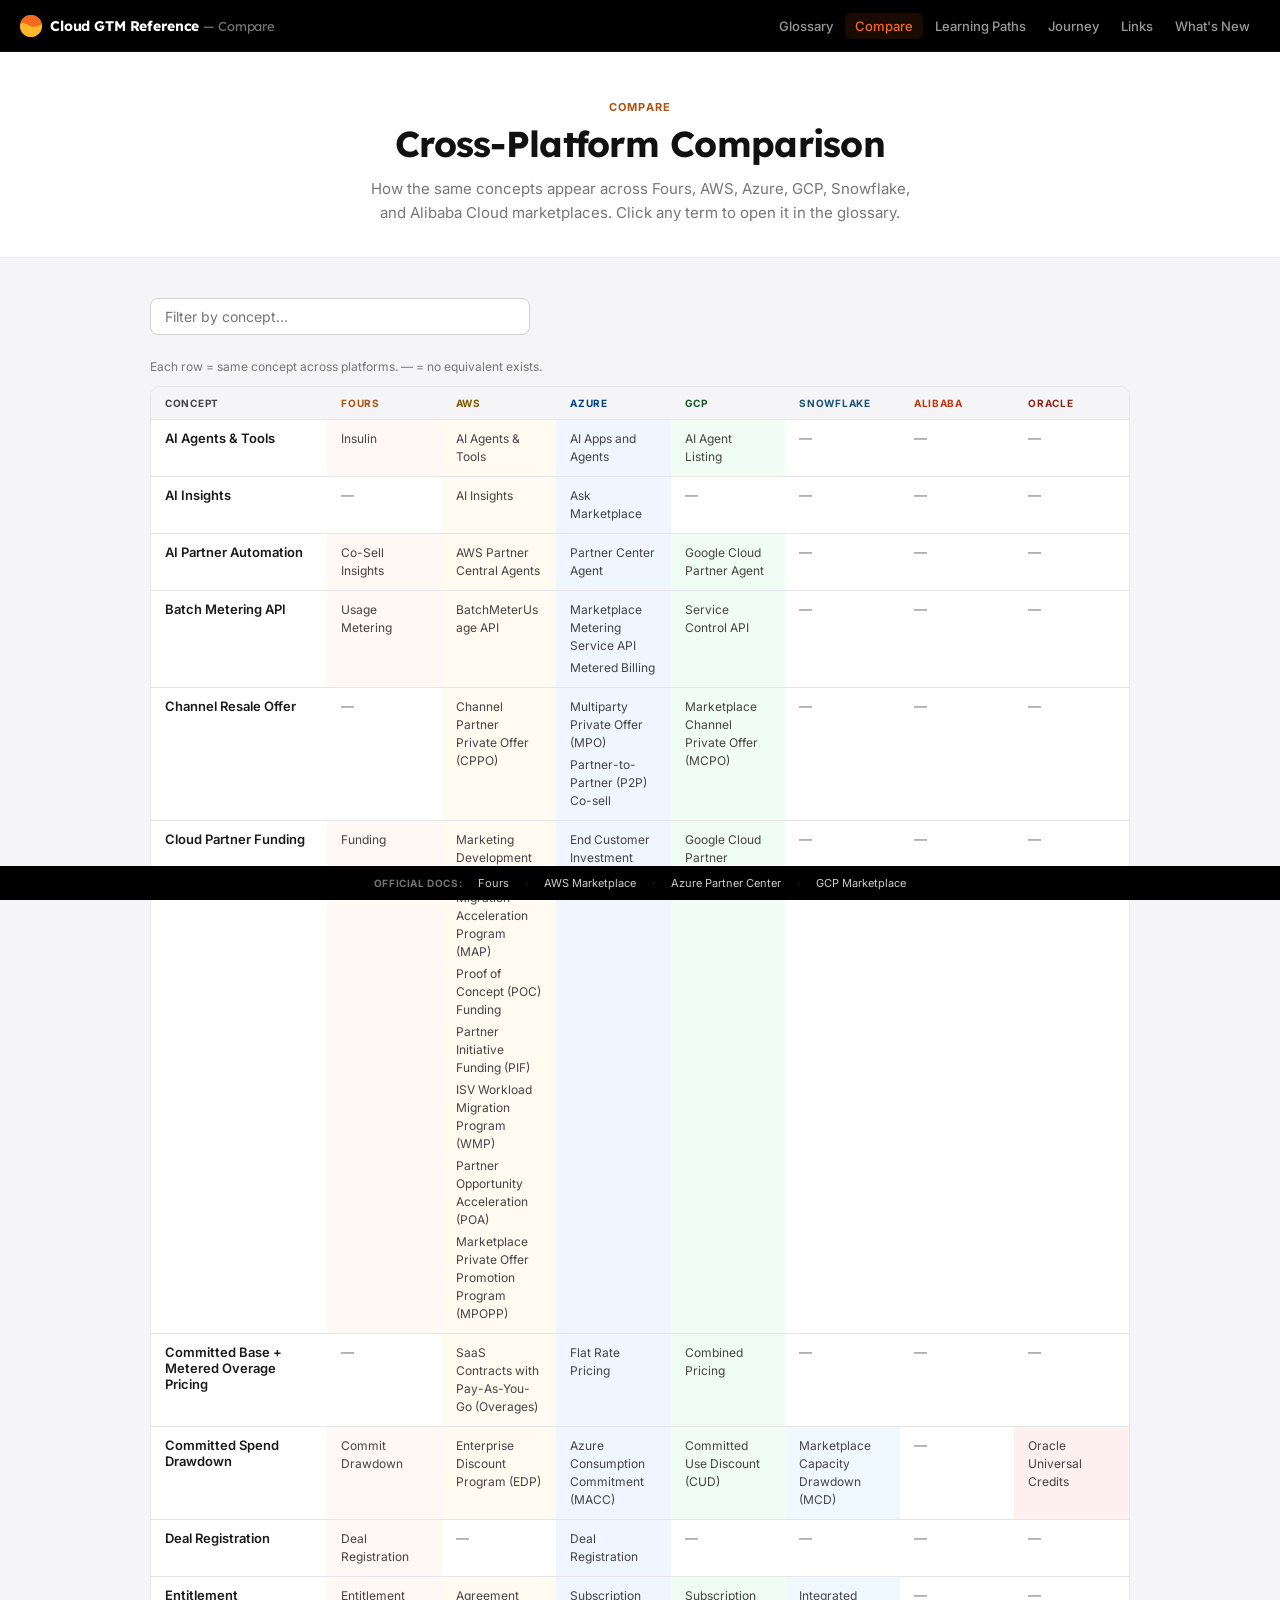
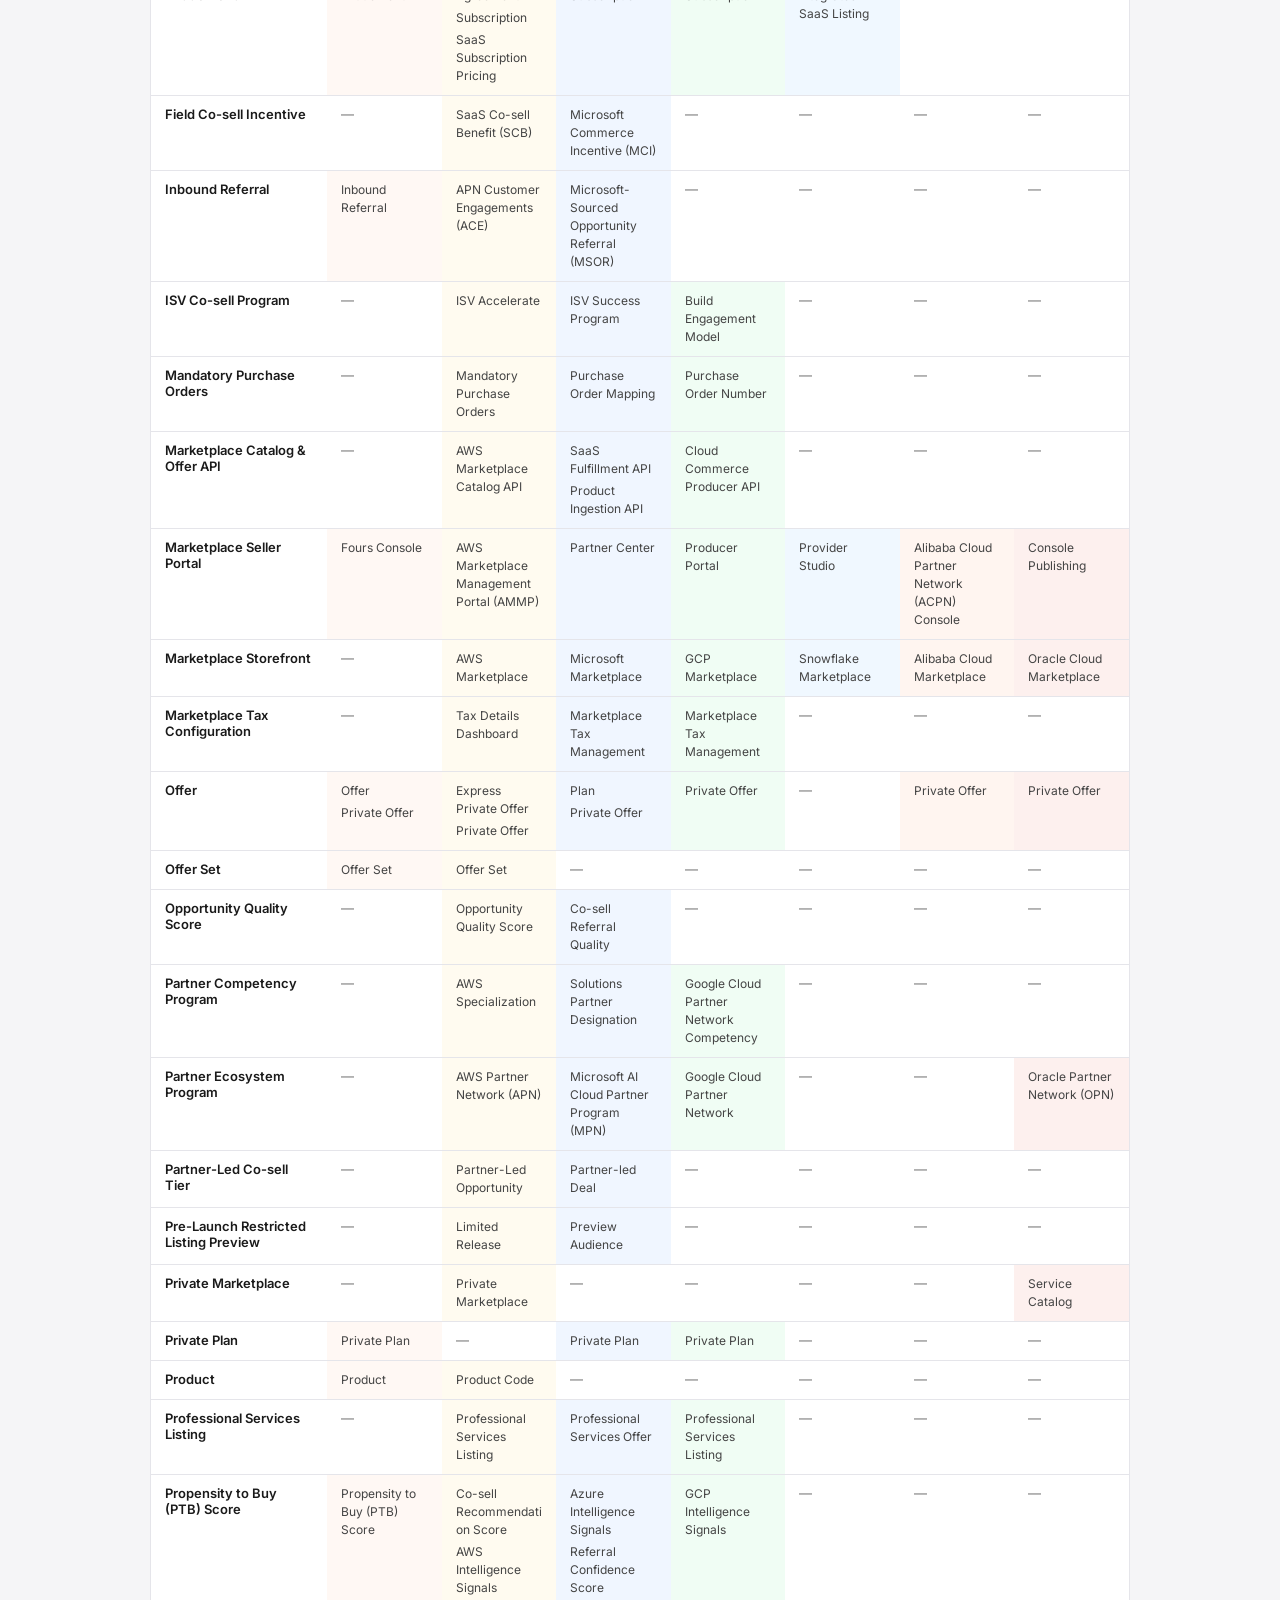
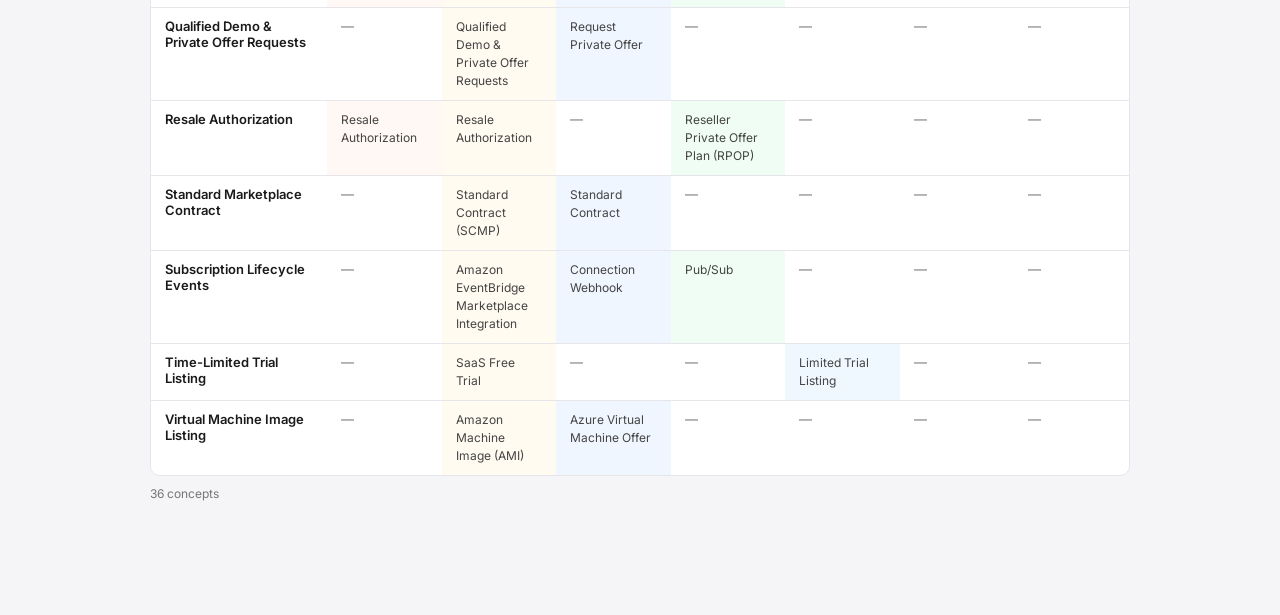
<file: comparison/index.html>
<!doctype html>
<html lang="en">
    <head>
        <meta charset="UTF-8" />
        <link rel="icon" type="image/svg+xml" href="../favicon.svg" />
        <meta name="viewport" content="width=device-width, initial-scale=1.0" />
        <title>Cloud GTM Reference — Compare</title>
        <meta
            name="description"
            content="Side-by-side comparison of equivalent cloud marketplace terms across AWS, Azure, GCP, Snowflake, and Alibaba. Find the right term for every platform."
        />
        <meta property="og:title" content="Cloud GTM Reference — Compare" />
        <meta
            property="og:description"
            content="Side-by-side comparison of equivalent cloud marketplace terms across AWS, Azure, GCP, Snowflake, and Alibaba. Find the right term for every platform."
        />
        <meta
            property="og:url"
            content="https://gelogabz.github.io/marketplaceglossary-prototype-gelobaring/comparison/"
        />
        <meta property="og:type" content="website" />
        <meta property="og:site_name" content="Fours Cloud GTM Reference" />
        <link
            rel="canonical"
            href="https://gelogabz.github.io/marketplaceglossary-prototype-gelobaring/comparison/"
        />
        <script type="application/ld+json">
            {
                "@context": "https://schema.org",
                "@type": "WebPage",
                "name": "Cloud GTM Reference — Compare",
                "description": "Side-by-side comparison of equivalent cloud marketplace terms across AWS, Azure, GCP, Snowflake, and Alibaba.",
                "url": "https://gelogabz.github.io/marketplaceglossary-prototype-gelobaring/comparison/",
                "isPartOf": {
                    "@type": "WebSite",
                    "url": "https://gelogabz.github.io/marketplaceglossary-prototype-gelobaring/",
                    "name": "Fours Cloud GTM Reference"
                }
            }
        </script>
        <link rel="stylesheet" href="../styles.css" />
        <link rel="stylesheet" href="comparison.css" />
    </head>
    <body>
        <noscript
            ><div
                style="
                    font-family: sans-serif;
                    max-width: 640px;
                    margin: 60px auto;
                    padding: 20px;
                    line-height: 1.6;
                    color: #333;
                "
            >
                <h2 style="margin-top: 0">Fours Cloud GTM Reference</h2>
                <p>
                    This site requires JavaScript. Please enable it in your
                    browser to use the glossary, compare table, learning paths,
                    walkthroughs, and more.
                </p>
                <p>
                    <strong>Pages:</strong>
                    <a
                        href="https://gelogabz.github.io/marketplaceglossary-prototype-gelobaring/"
                        >Glossary</a
                    >
                    ·
                    <a
                        href="https://gelogabz.github.io/marketplaceglossary-prototype-gelobaring/comparison/"
                        >Compare</a
                    >
                    ·
                    <a
                        href="https://gelogabz.github.io/marketplaceglossary-prototype-gelobaring/learning-paths/"
                        >Learning Paths</a
                    >
                    ·
                    <a
                        href="https://gelogabz.github.io/marketplaceglossary-prototype-gelobaring/walkthroughs/"
                        >Walkthroughs</a
                    >
                    ·
                    <a
                        href="https://gelogabz.github.io/marketplaceglossary-prototype-gelobaring/links/"
                        >Links</a
                    >
                    ·
                    <a
                        href="https://gelogabz.github.io/marketplaceglossary-prototype-gelobaring/whats-new/"
                        >What's New</a
                    >
                </p>
            </div></noscript
        >
        <nav class="topnav" aria-label="Site navigation">
            <div class="topnav-inner">
                <a href="../index.html" class="topnav-brand">
                    <svg
                        class="brand-logo"
                        width="22"
                        height="22"
                        viewBox="0 0 100 100"
                        fill="none"
                        xmlns="http://www.w3.org/2000/svg"
                        aria-hidden="true"
                    >
                        <path
                            d="M50 100C77.6142 100 100 77.6143 100 50.0001C100 22.3859 77.6142 9.15527e-05 50 9.15527e-05C22.3858 9.15527e-05 0 22.3859 0 50.0001C0 77.6143 22.3858 100 50 100Z"
                            fill="#F26A1C"
                        />
                        <path
                            d="M99.8033 45.5345C99.4755 41.8309 94.8317 41.8104 91.7517 43.8931C83.7681 49.2919 74.1412 52.4447 63.778 52.4447C53.5715 52.4447 44.0793 49.3865 36.1676 44.1366C27.0941 38.1156 16.0467 33.2802 6.25723 38.0496C5.81757 38.2638 5.37972 38.4812 4.94369 38.7016C2.30106 40.0376 0.45779 42.5849 0.196717 45.5345C0.0664982 47.0057 0 48.4952 0 50.0003C0 77.6145 22.3858 100 50 100C77.6142 100 100 77.6145 100 50.0003C100 48.4952 99.9335 47.0057 99.8033 45.5345Z"
                            fill="#FBB92A"
                        />
                        <path
                            d="M99.7998 45.4001C99.3998 41.8001 94.7998 41.8001 91.7998 43.8001C83.7998 49.2001 74.1998 52.4001 63.7998 52.4001C53.5998 52.4001 44.0998 49.3001 36.1998 44.1001C27.0998 38.1001 15.9998 33.3001 6.2998 38.0001C5.8998 38.2001 5.3998 38.4001 4.9998 38.7001C2.3998 40.0001 0.599805 42.5001 0.299805 45.4001C2.4998 19.9001 23.8998 9.15527e-05 49.9998 9.15527e-05C76.0998 9.15527e-05 97.4998 20.0001 99.7998 45.4001Z"
                            fill="#F26A1C"
                        />
                    </svg>
                    <span class="brand-text"
                        >Cloud GTM Reference<span class="brand-page">
                            — Compare</span
                        ></span
                    >
                </a>
                <div style="flex: 1"></div>
                <div class="topnav-links">
                    <a href="../index.html">Glossary</a>
                    <a href="." class="current">Compare</a>
                    <a href="../learning-paths/">Learning Paths</a>
                    <a href="../walkthroughs/">Journey</a>
                    <a href="../links/">Links</a>
                    <a href="../whats-new/">What's New</a>
                </div>
            </div>
        </nav>

        <div class="compare-hero">
            <div class="compare-hdr">
                <div class="compare-eyebrow">Compare</div>
                <h1>Cross-Platform Comparison</h1>
                <p>
                    How the same concepts appear across Fours, AWS, Azure, GCP,
                    Snowflake, and Alibaba Cloud marketplaces. Click any term to
                    open it in the glossary.
                </p>
            </div>
        </div>

        <div class="compare-outer">
            <div class="compare-page">
                <label for="compareFilter" class="sr-only"
                    >Filter concepts</label
                >
                <input
                    class="compare-filter"
                    type="search"
                    id="compareFilter"
                    placeholder="Filter by concept…"
                    autocomplete="off"
                    spellcheck="false"
                />
                <p class="compare-legend">
                    Each row = same concept across platforms. — = no equivalent
                    exists.
                </p>
                <div id="compareTable"></div>
            </div>
        </div>

        <script type="module" src="comparison.js"></script>
        <script type="module" src="../app/nav.js"></script>

        <div class="docs-bar">
            <span class="docs-bar-label">Official Docs:</span>
            <a
                href="https://doc.fours.com/get-started/"
                target="_blank"
                rel="noopener"
                >Fours</a
            >
            <span class="docs-bar-sep">·</span>
            <a
                href="https://docs.aws.amazon.com/marketplace/"
                target="_blank"
                rel="noopener"
                >AWS Marketplace</a
            >
            <span class="docs-bar-sep">·</span>
            <a
                href="https://learn.microsoft.com/en-us/partner-center/"
                target="_blank"
                rel="noopener"
                >Azure Partner Center</a
            >
            <span class="docs-bar-sep">·</span>
            <a
                href="https://docs.cloud.google.com/marketplace/docs"
                target="_blank"
                rel="noopener"
                >GCP Marketplace</a
            >
        </div>
    </body>
</html>
</file>
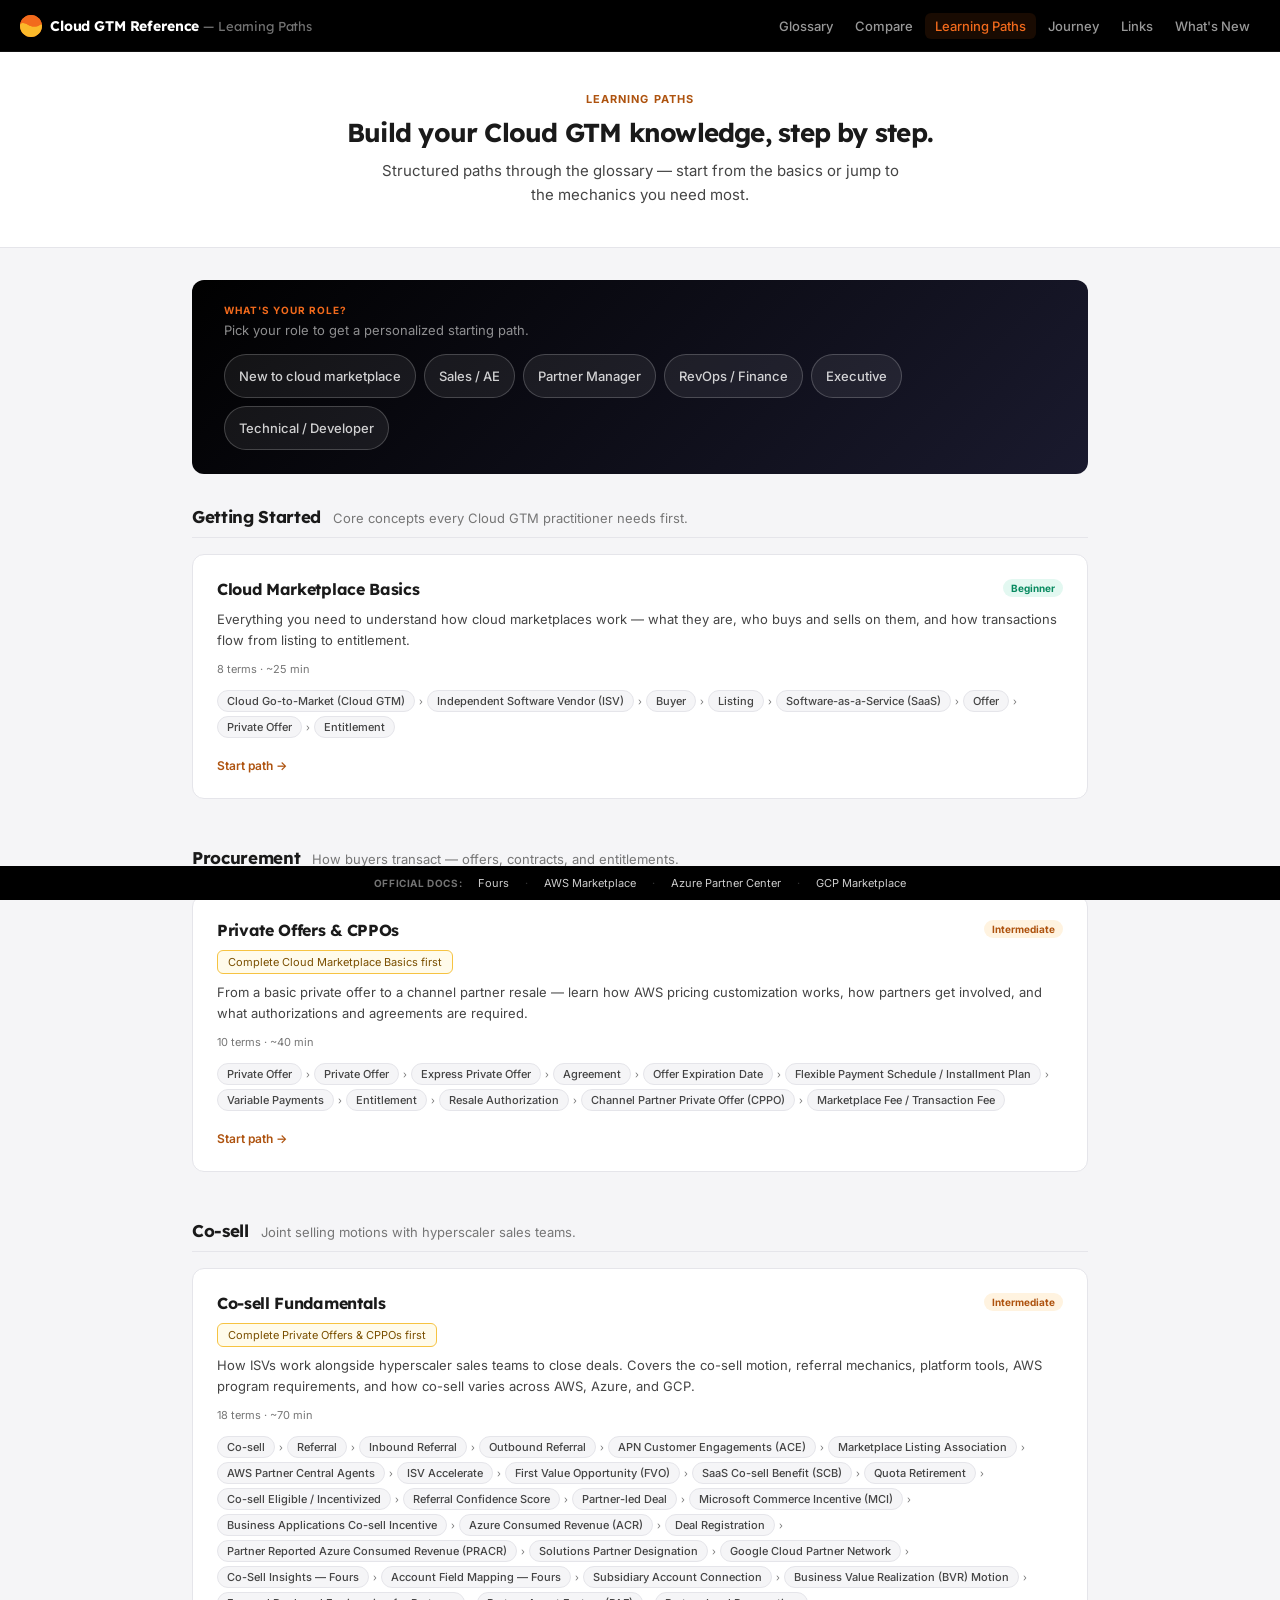
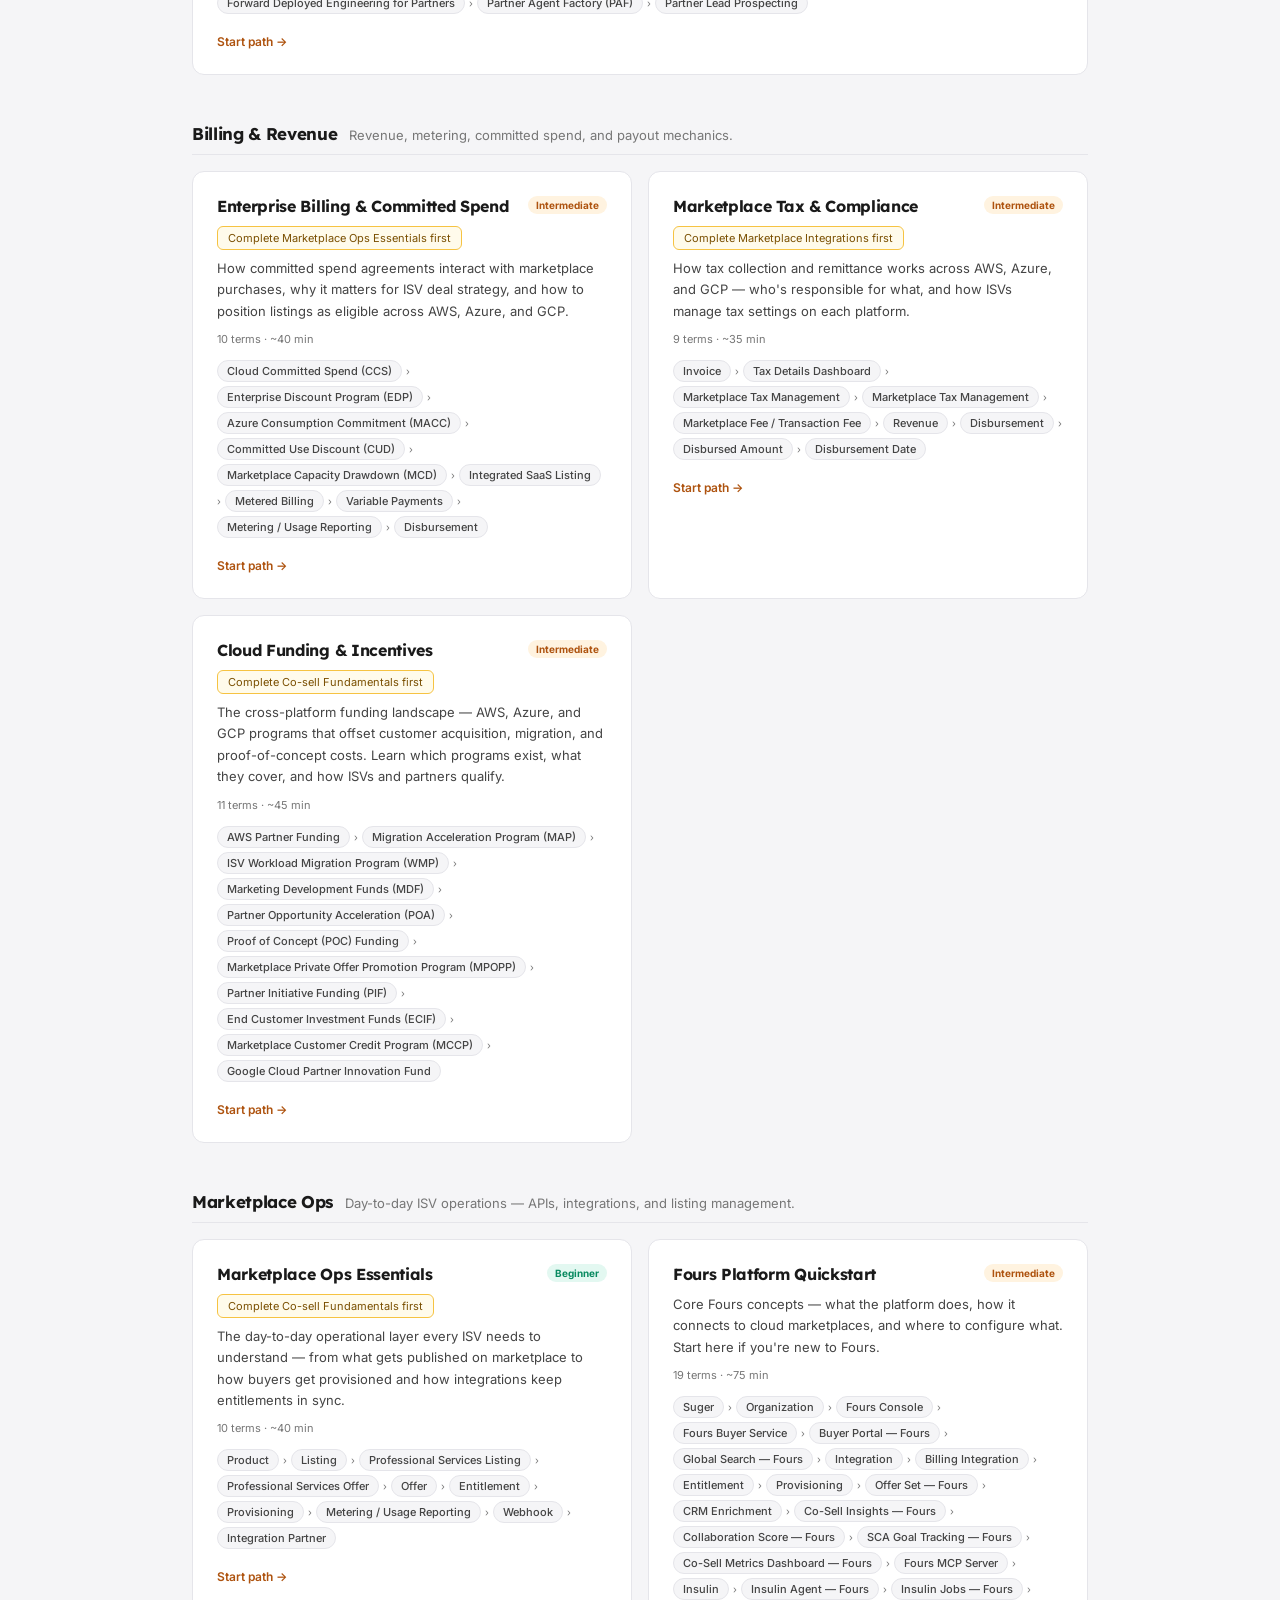
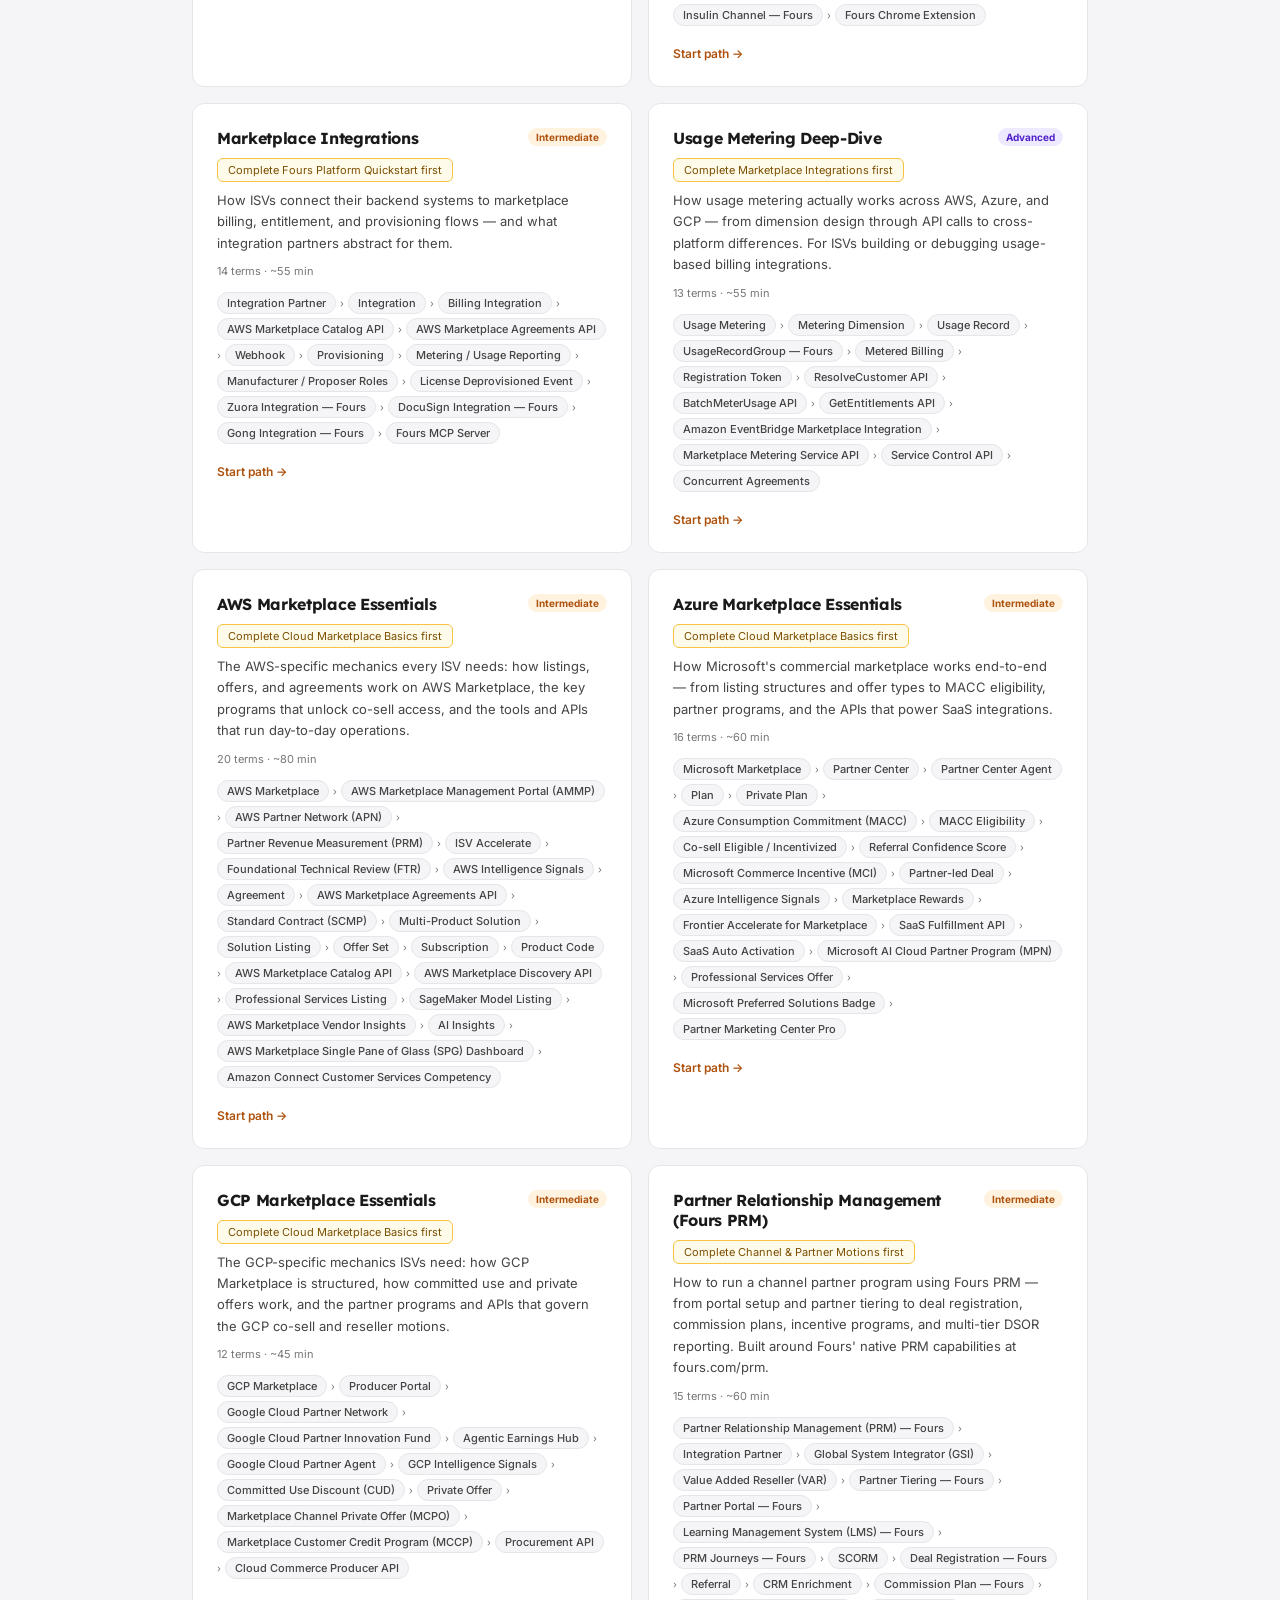
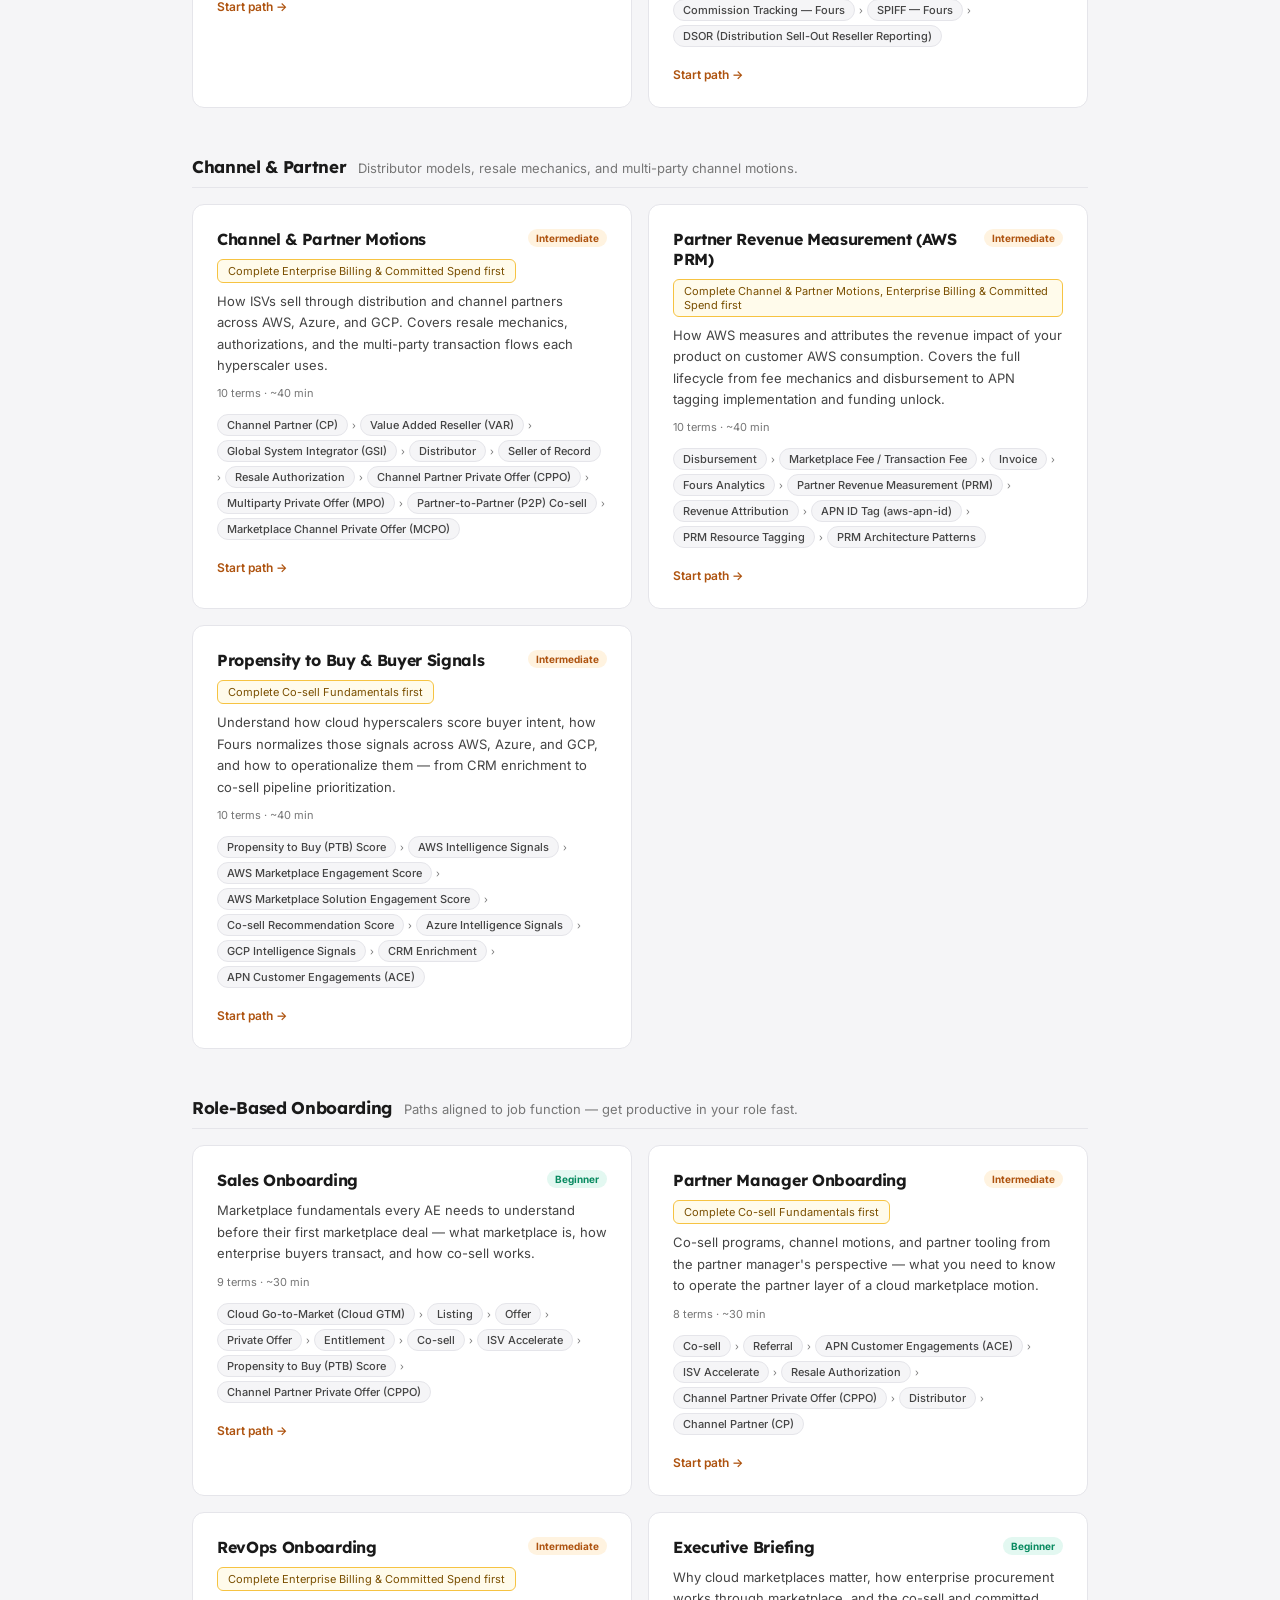
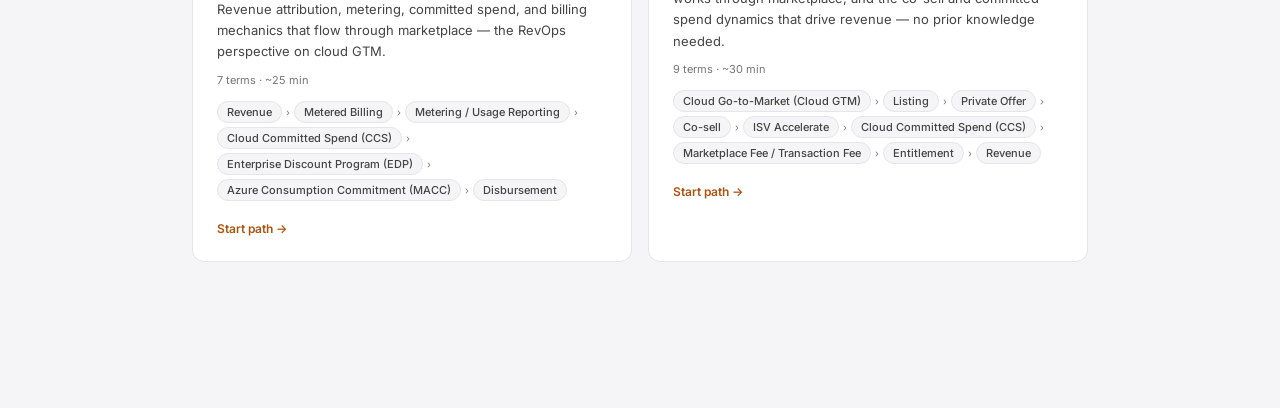
<file: learning-paths/index.html>
<!doctype html>
<html lang="en">
    <head>
        <meta charset="UTF-8" />
        <link rel="icon" type="image/svg+xml" href="../favicon.svg" />
        <meta name="viewport" content="width=device-width, initial-scale=1.0" />
        <title>Cloud GTM Reference — Learning Paths</title>
        <meta
            name="description"
            content="21 structured learning paths for cloud marketplace professionals. Role-based sequences covering AWS, Azure, GCP, co-sell, billing, and Fours PRM."
        />
        <meta
            property="og:title"
            content="Cloud GTM Reference — Learning Paths"
        />
        <meta
            property="og:description"
            content="21 structured learning paths for cloud marketplace professionals. Role-based sequences covering AWS, Azure, GCP, co-sell, billing, and Fours PRM."
        />
        <meta
            property="og:url"
            content="https://gelogabz.github.io/marketplaceglossary-prototype-gelobaring/learning-paths/"
        />
        <meta property="og:type" content="website" />
        <meta property="og:site_name" content="Fours Cloud GTM Reference" />
        <link
            rel="canonical"
            href="https://gelogabz.github.io/marketplaceglossary-prototype-gelobaring/learning-paths/"
        />
        <script type="application/ld+json">
            {
                "@context": "https://schema.org",
                "@type": "WebPage",
                "name": "Cloud GTM Reference — Learning Paths",
                "description": "21 structured learning paths for cloud marketplace professionals. Role-based sequences covering AWS, Azure, GCP, co-sell, billing, and Fours PRM.",
                "url": "https://gelogabz.github.io/marketplaceglossary-prototype-gelobaring/learning-paths/",
                "isPartOf": {
                    "@type": "WebSite",
                    "url": "https://gelogabz.github.io/marketplaceglossary-prototype-gelobaring/",
                    "name": "Fours Cloud GTM Reference"
                }
            }
        </script>
        <link rel="stylesheet" href="../styles.css" />
        <link rel="stylesheet" href="hub.css" />
    </head>
    <body>
        <noscript
            ><div
                style="
                    font-family: sans-serif;
                    max-width: 640px;
                    margin: 60px auto;
                    padding: 20px;
                    line-height: 1.6;
                    color: #333;
                "
            >
                <h2 style="margin-top: 0">Fours Cloud GTM Reference</h2>
                <p>
                    This site requires JavaScript. Please enable it in your
                    browser to use the glossary, compare table, learning paths,
                    walkthroughs, and more.
                </p>
                <p>
                    <strong>Pages:</strong>
                    <a
                        href="https://gelogabz.github.io/marketplaceglossary-prototype-gelobaring/"
                        >Glossary</a
                    >
                    ·
                    <a
                        href="https://gelogabz.github.io/marketplaceglossary-prototype-gelobaring/comparison/"
                        >Compare</a
                    >
                    ·
                    <a
                        href="https://gelogabz.github.io/marketplaceglossary-prototype-gelobaring/learning-paths/"
                        >Learning Paths</a
                    >
                    ·
                    <a
                        href="https://gelogabz.github.io/marketplaceglossary-prototype-gelobaring/walkthroughs/"
                        >Walkthroughs</a
                    >
                    ·
                    <a
                        href="https://gelogabz.github.io/marketplaceglossary-prototype-gelobaring/links/"
                        >Links</a
                    >
                    ·
                    <a
                        href="https://gelogabz.github.io/marketplaceglossary-prototype-gelobaring/whats-new/"
                        >What's New</a
                    >
                </p>
            </div></noscript
        >
        <nav class="topnav" aria-label="Site navigation">
            <div class="topnav-inner">
                <a href="../index.html" class="topnav-brand">
                    <svg
                        class="brand-logo"
                        width="22"
                        height="22"
                        viewBox="0 0 100 100"
                        fill="none"
                        xmlns="http://www.w3.org/2000/svg"
                        aria-hidden="true"
                    >
                        <path
                            d="M50 100C77.6142 100 100 77.6143 100 50.0001C100 22.3859 77.6142 9.15527e-05 50 9.15527e-05C22.3858 9.15527e-05 0 22.3859 0 50.0001C0 77.6143 22.3858 100 50 100Z"
                            fill="#F26A1C"
                        />
                        <path
                            d="M99.8033 45.5345C99.4755 41.8309 94.8317 41.8104 91.7517 43.8931C83.7681 49.2919 74.1412 52.4447 63.778 52.4447C53.5715 52.4447 44.0793 49.3865 36.1676 44.1366C27.0941 38.1156 16.0467 33.2802 6.25723 38.0496C5.81757 38.2638 5.37972 38.4812 4.94369 38.7016C2.30106 40.0376 0.45779 42.5849 0.196717 45.5345C0.0664982 47.0057 0 48.4952 0 50.0003C0 77.6145 22.3858 100 50 100C77.6142 100 100 77.6145 100 50.0003C100 48.4952 99.9335 47.0057 99.8033 45.5345Z"
                            fill="#FBB92A"
                        />
                        <path
                            d="M99.7998 45.4001C99.3998 41.8001 94.7998 41.8001 91.7998 43.8001C83.7998 49.2001 74.1998 52.4001 63.7998 52.4001C53.5998 52.4001 44.0998 49.3001 36.1998 44.1001C27.0998 38.1001 15.9998 33.3001 6.2998 38.0001C5.8998 38.2001 5.3998 38.4001 4.9998 38.7001C2.3998 40.0001 0.599805 42.5001 0.299805 45.4001C2.4998 19.9001 23.8998 9.15527e-05 49.9998 9.15527e-05C76.0998 9.15527e-05 97.4998 20.0001 99.7998 45.4001Z"
                            fill="#F26A1C"
                        />
                    </svg>
                    <span class="brand-text"
                        >Cloud GTM Reference<span class="brand-page">
                            — Learning Paths</span
                        ></span
                    >
                </a>
                <div style="flex: 1"></div>
                <div class="topnav-links">
                    <a href="../index.html">Glossary</a>
                    <a href="../comparison/">Compare</a>
                    <a href="index.html" class="current">Learning Paths</a>
                    <a href="../walkthroughs/">Journey</a>
                    <a href="../links/">Links</a>
                    <a href="../whats-new/">What's New</a>
                </div>
            </div>
        </nav>

        <div class="lp-page">
            <section class="lp-hero">
                <div class="lp-hero-eyebrow">Learning Paths</div>
                <h1 class="lp-hero-title">
                    Build your Cloud GTM knowledge, step by step.
                </h1>
                <p class="lp-hero-sub">
                    Structured paths through the glossary — start from the
                    basics or jump to the mechanics you need most.
                </p>
            </section>

            <div class="lp-body">
                <div id="featuredBanner"></div>
                <div id="pathSections"></div>
                <div id="progressFooter"></div>
            </div>
        </div>

        <script type="module" src="hub.js"></script>
        <script type="module" src="../app/nav.js"></script>

        <div class="docs-bar">
            <span class="docs-bar-label">Official Docs:</span>
            <a
                href="https://doc.fours.com/get-started/"
                target="_blank"
                rel="noopener"
                >Fours</a
            >
            <span class="docs-bar-sep">·</span>
            <a
                href="https://docs.aws.amazon.com/marketplace/"
                target="_blank"
                rel="noopener"
                >AWS Marketplace</a
            >
            <span class="docs-bar-sep">·</span>
            <a
                href="https://learn.microsoft.com/en-us/partner-center/"
                target="_blank"
                rel="noopener"
                >Azure Partner Center</a
            >
            <span class="docs-bar-sep">·</span>
            <a
                href="https://docs.cloud.google.com/marketplace/docs"
                target="_blank"
                rel="noopener"
                >GCP Marketplace</a
            >
        </div>
    </body>
</html>
</file>
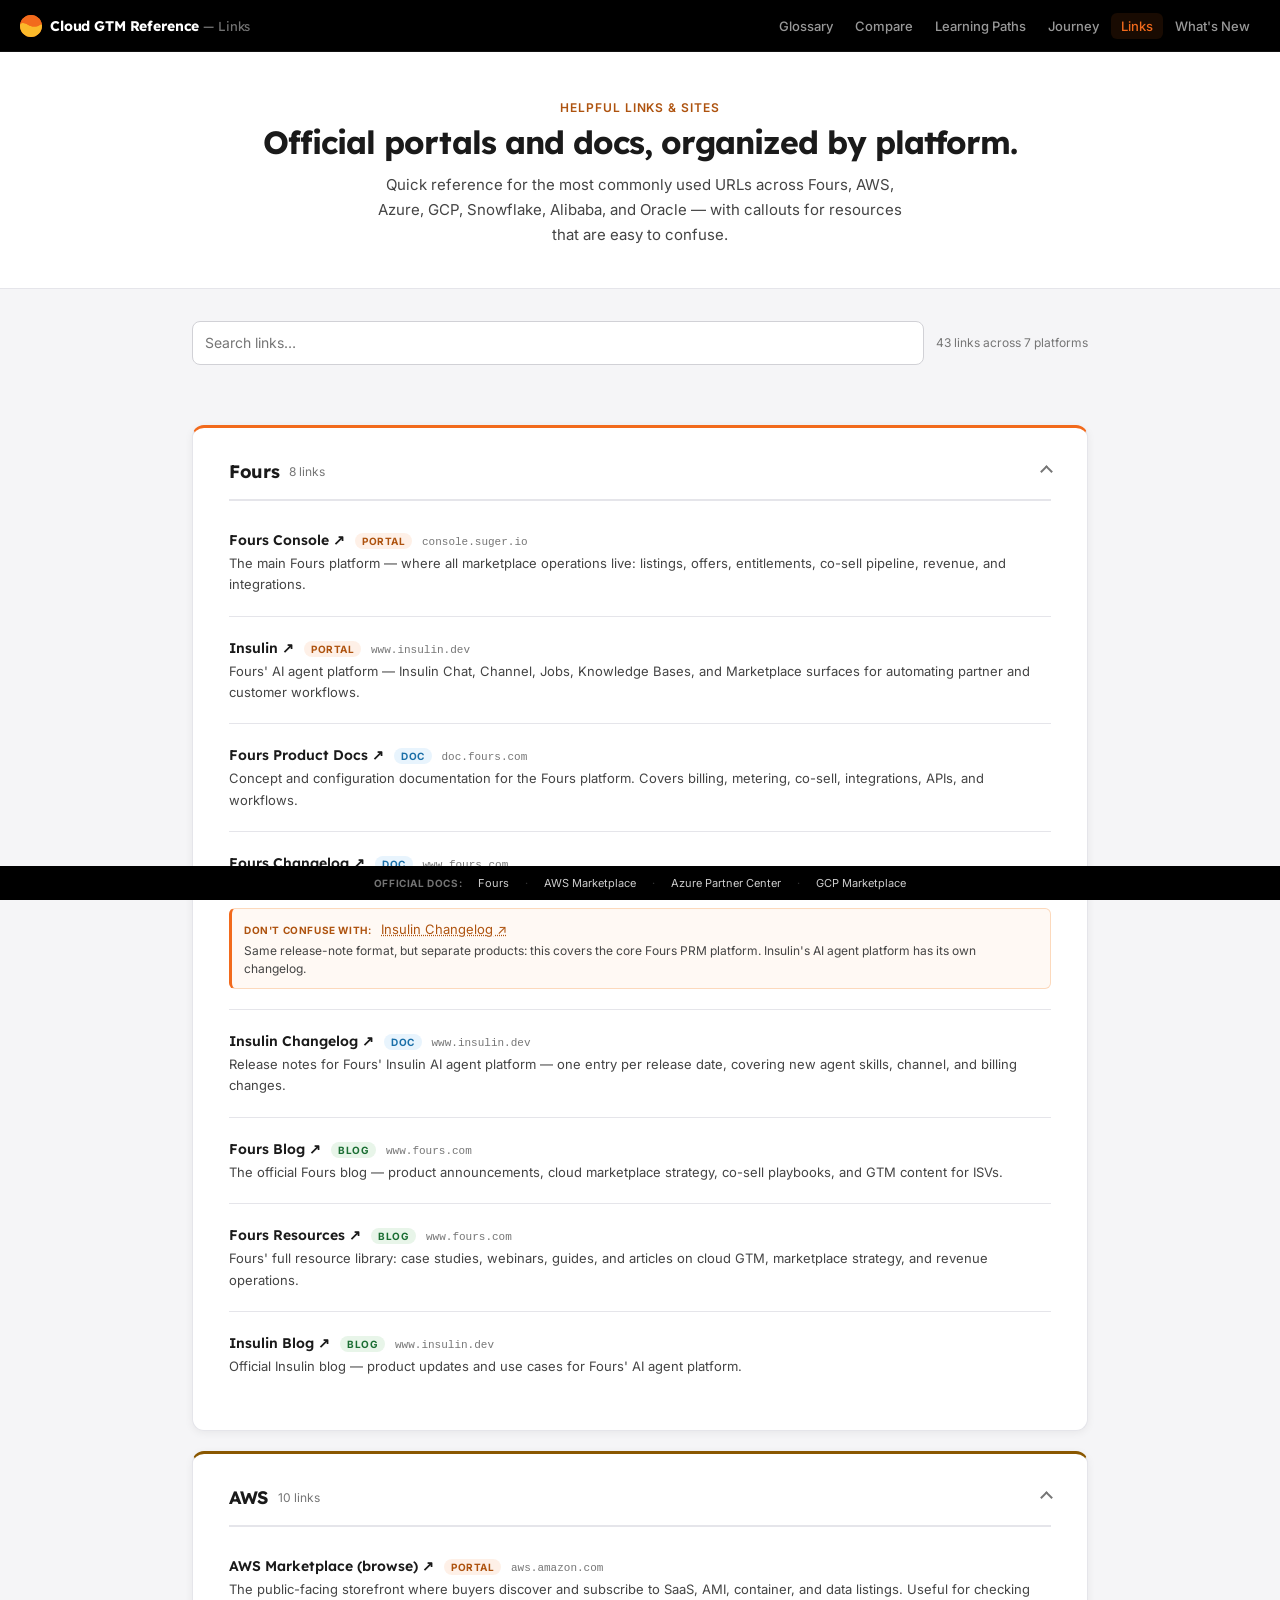
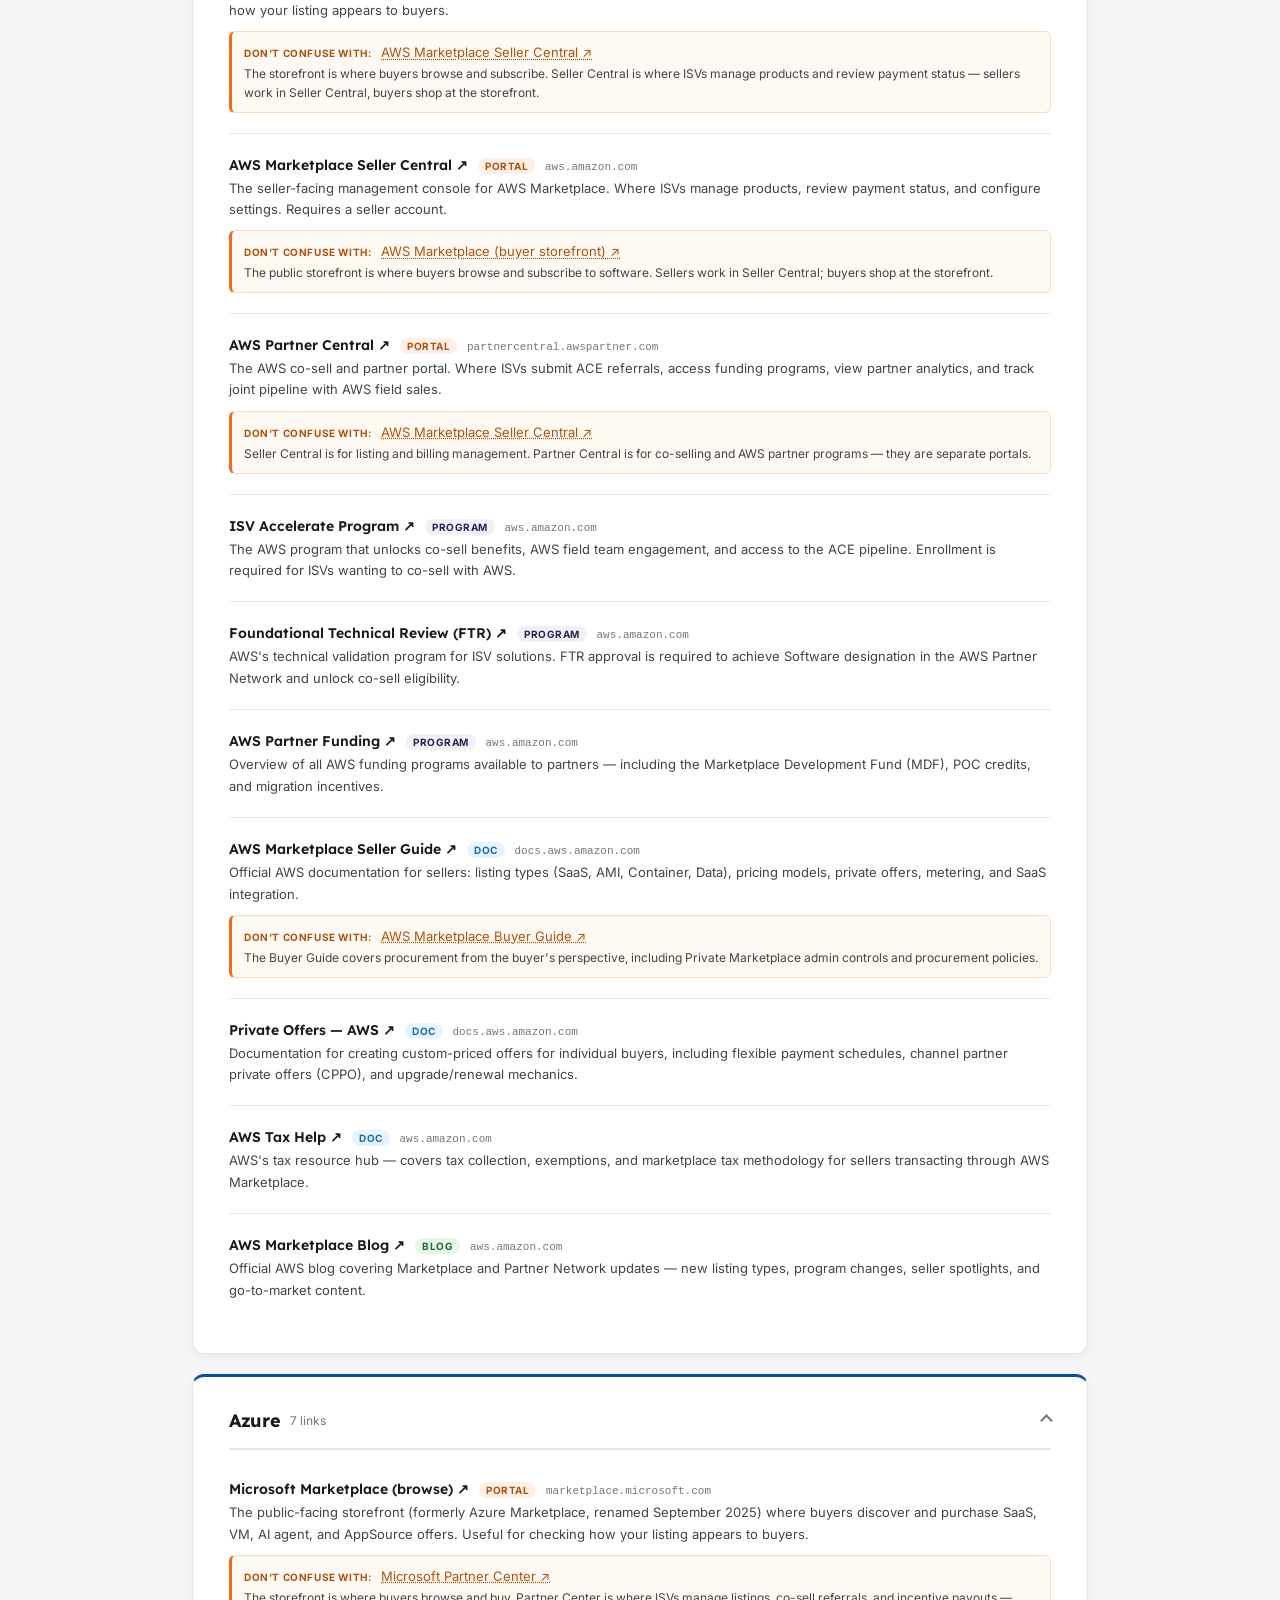
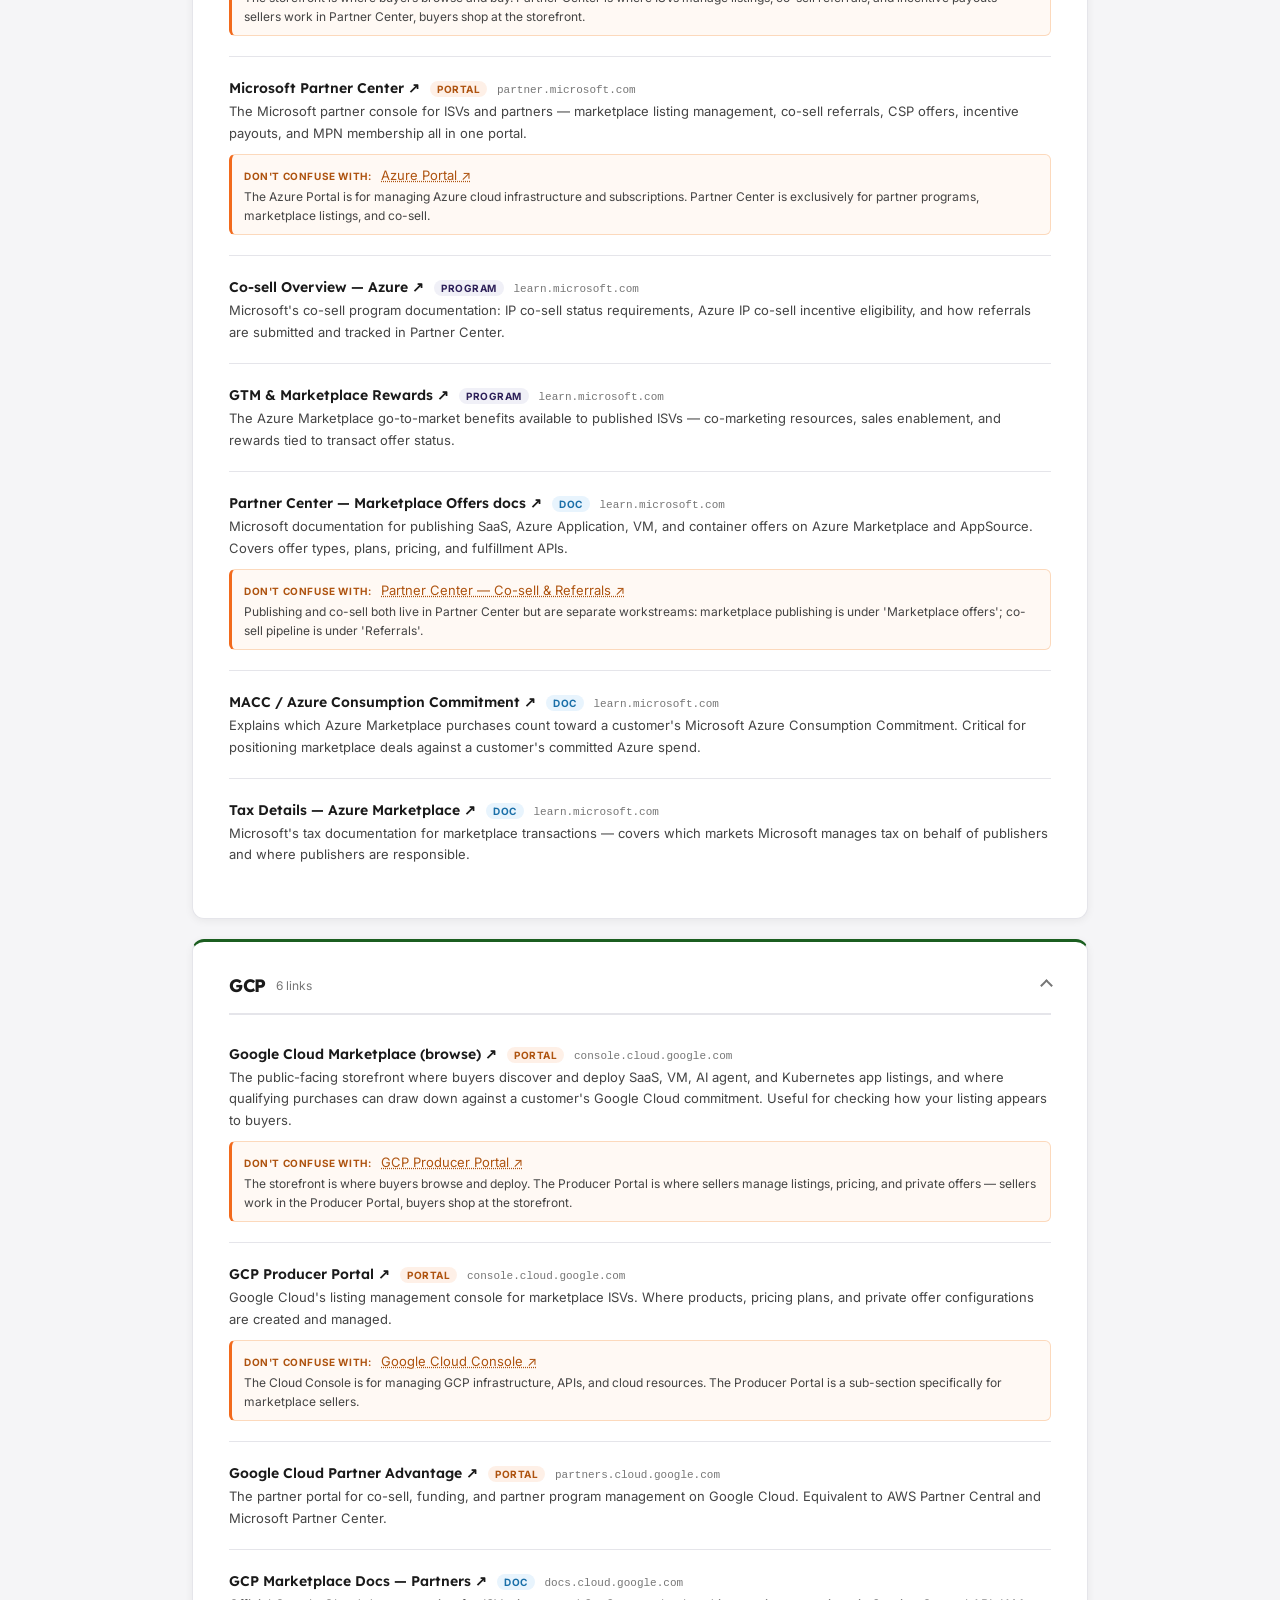
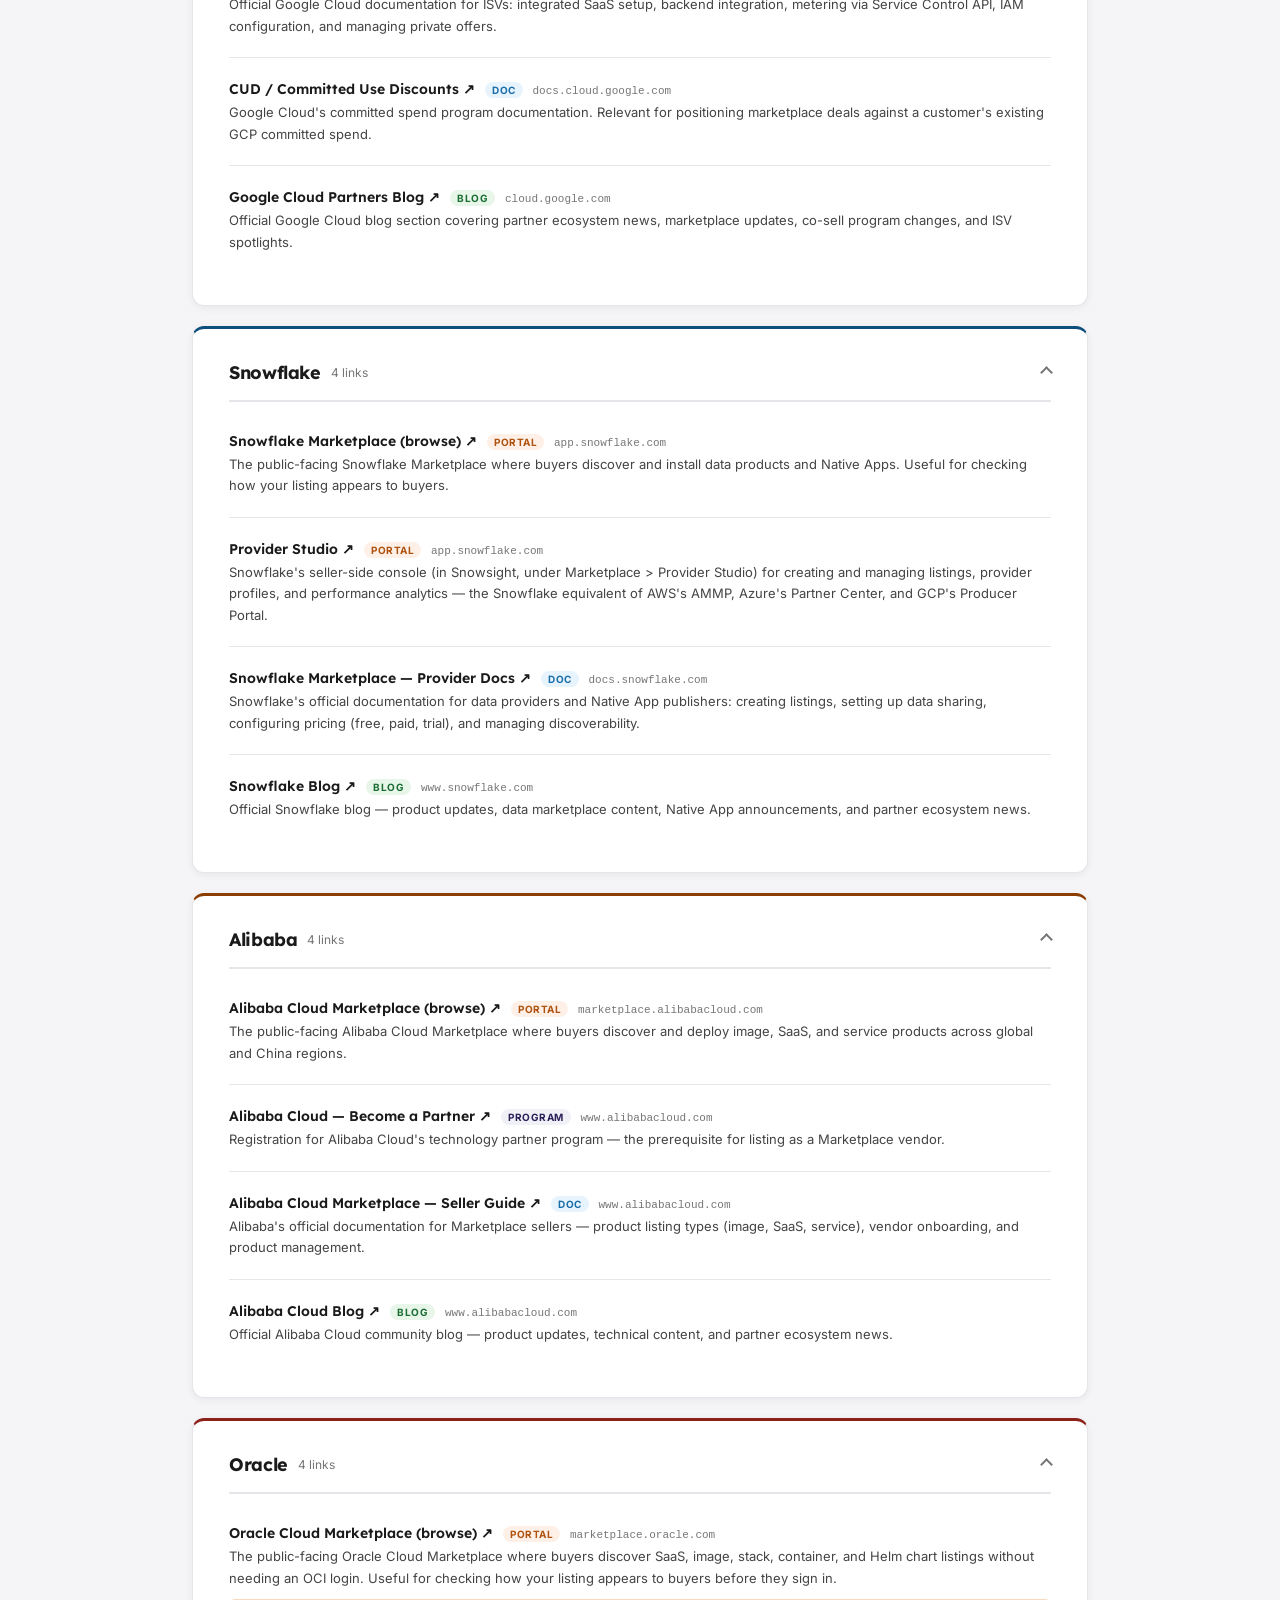
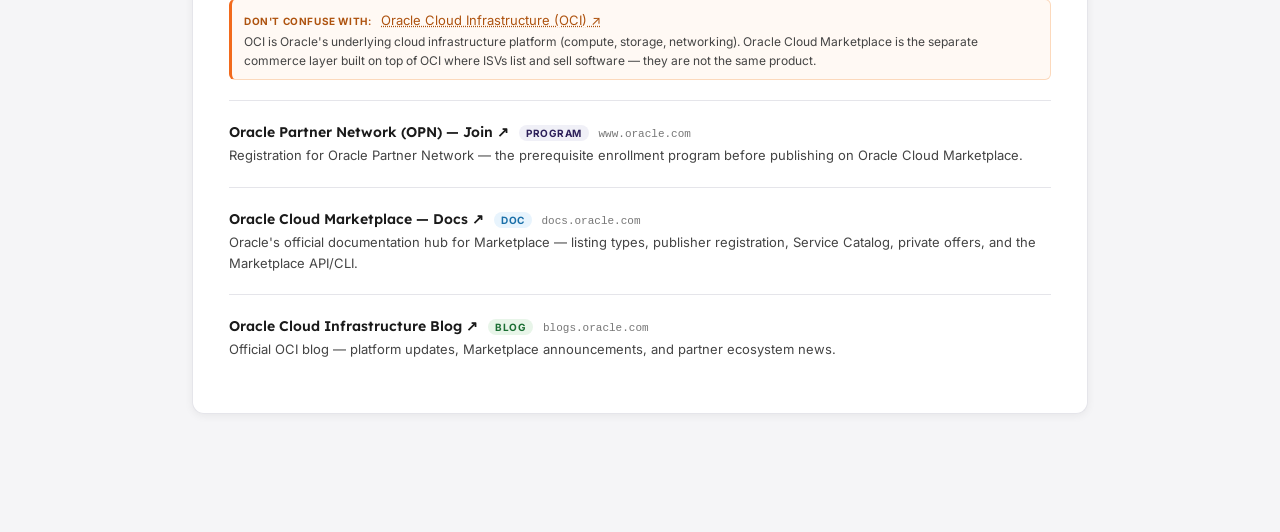
<file: links/index.html>
<!doctype html>
<html lang="en">
    <head>
        <meta charset="UTF-8" />
        <link rel="icon" type="image/svg+xml" href="../favicon.svg" />
        <meta name="viewport" content="width=device-width, initial-scale=1.0" />
        <title>Cloud GTM Reference — Links</title>
        <meta
            name="description"
            content="Curated directory of official portals and documentation for AWS Marketplace, Azure Partner Center, GCP Marketplace, Snowflake, Alibaba Cloud, and Fours."
        />
        <meta property="og:title" content="Cloud GTM Reference — Links" />
        <meta
            property="og:description"
            content="Curated directory of official portals and documentation for AWS Marketplace, Azure Partner Center, GCP Marketplace, Snowflake, Alibaba Cloud, and Fours."
        />
        <meta
            property="og:url"
            content="https://gelogabz.github.io/marketplaceglossary-prototype-gelobaring/links/"
        />
        <meta property="og:type" content="website" />
        <meta property="og:site_name" content="Fours Cloud GTM Reference" />
        <link
            rel="canonical"
            href="https://gelogabz.github.io/marketplaceglossary-prototype-gelobaring/links/"
        />
        <script type="application/ld+json">
            {
                "@context": "https://schema.org",
                "@type": "WebPage",
                "name": "Cloud GTM Reference — Links",
                "description": "Curated directory of official portals and documentation for AWS Marketplace, Azure Partner Center, GCP Marketplace, Snowflake, Alibaba Cloud, and Fours.",
                "url": "https://gelogabz.github.io/marketplaceglossary-prototype-gelobaring/links/",
                "isPartOf": {
                    "@type": "WebSite",
                    "url": "https://gelogabz.github.io/marketplaceglossary-prototype-gelobaring/",
                    "name": "Fours Cloud GTM Reference"
                }
            }
        </script>
        <link rel="stylesheet" href="../styles.css" />
        <link rel="stylesheet" href="links.css" />
    </head>
    <body>
        <noscript
            ><div
                style="
                    font-family: sans-serif;
                    max-width: 640px;
                    margin: 60px auto;
                    padding: 20px;
                    line-height: 1.6;
                    color: #333;
                "
            >
                <h2 style="margin-top: 0">Fours Cloud GTM Reference</h2>
                <p>
                    This site requires JavaScript. Please enable it in your
                    browser to use the glossary, compare table, learning paths,
                    walkthroughs, and more.
                </p>
                <p>
                    <strong>Pages:</strong>
                    <a
                        href="https://gelogabz.github.io/marketplaceglossary-prototype-gelobaring/"
                        >Glossary</a
                    >
                    ·
                    <a
                        href="https://gelogabz.github.io/marketplaceglossary-prototype-gelobaring/comparison/"
                        >Compare</a
                    >
                    ·
                    <a
                        href="https://gelogabz.github.io/marketplaceglossary-prototype-gelobaring/learning-paths/"
                        >Learning Paths</a
                    >
                    ·
                    <a
                        href="https://gelogabz.github.io/marketplaceglossary-prototype-gelobaring/walkthroughs/"
                        >Walkthroughs</a
                    >
                    ·
                    <a
                        href="https://gelogabz.github.io/marketplaceglossary-prototype-gelobaring/links/"
                        >Links</a
                    >
                    ·
                    <a
                        href="https://gelogabz.github.io/marketplaceglossary-prototype-gelobaring/whats-new/"
                        >What's New</a
                    >
                </p>
            </div></noscript
        >
        <nav class="topnav" aria-label="Site navigation">
            <div class="topnav-inner">
                <a href="../index.html" class="topnav-brand">
                    <svg
                        class="brand-logo"
                        width="22"
                        height="22"
                        viewBox="0 0 100 100"
                        fill="none"
                        xmlns="http://www.w3.org/2000/svg"
                        aria-hidden="true"
                    >
                        <path
                            d="M50 100C77.6142 100 100 77.6143 100 50.0001C100 22.3859 77.6142 9.15527e-05 50 9.15527e-05C22.3858 9.15527e-05 0 22.3859 0 50.0001C0 77.6143 22.3858 100 50 100Z"
                            fill="#F26A1C"
                        />
                        <path
                            d="M99.8033 45.5345C99.4755 41.8309 94.8317 41.8104 91.7517 43.8931C83.7681 49.2919 74.1412 52.4447 63.778 52.4447C53.5715 52.4447 44.0793 49.3865 36.1676 44.1366C27.0941 38.1156 16.0467 33.2802 6.25723 38.0496C5.81757 38.2638 5.37972 38.4812 4.94369 38.7016C2.30106 40.0376 0.45779 42.5849 0.196717 45.5345C0.0664982 47.0057 0 48.4952 0 50.0003C0 77.6145 22.3858 100 50 100C77.6142 100 100 77.6145 100 50.0003C100 48.4952 99.9335 47.0057 99.8033 45.5345Z"
                            fill="#FBB92A"
                        />
                        <path
                            d="M99.7998 45.4001C99.3998 41.8001 94.7998 41.8001 91.7998 43.8001C83.7998 49.2001 74.1998 52.4001 63.7998 52.4001C53.5998 52.4001 44.0998 49.3001 36.1998 44.1001C27.0998 38.1001 15.9998 33.3001 6.2998 38.0001C5.8998 38.2001 5.3998 38.4001 4.9998 38.7001C2.3998 40.0001 0.599805 42.5001 0.299805 45.4001C2.4998 19.9001 23.8998 9.15527e-05 49.9998 9.15527e-05C76.0998 9.15527e-05 97.4998 20.0001 99.7998 45.4001Z"
                            fill="#F26A1C"
                        />
                    </svg>
                    <span class="brand-text"
                        >Cloud GTM Reference<span class="brand-page">
                            — Links</span
                        ></span
                    >
                </a>
                <div style="flex: 1"></div>
                <div class="topnav-links">
                    <a href="../index.html">Glossary</a>
                    <a href="../comparison/">Compare</a>
                    <a href="../learning-paths/">Learning Paths</a>
                    <a href="../walkthroughs/">Journey</a>
                    <a href="index.html" class="current">Links</a>
                    <a href="../whats-new/">What's New</a>
                </div>
            </div>
        </nav>

        <div class="links-page">
            <section class="links-hero">
                <div class="links-hero-eyebrow">Helpful Links &amp; Sites</div>
                <h1 class="links-hero-title">
                    Official portals and docs, organized by platform.
                </h1>
                <p class="links-hero-sub">
                    Quick reference for the most commonly used URLs across
                    Fours, AWS, Azure, GCP, Snowflake, Alibaba, and Oracle —
                    with callouts for resources that are easy to confuse.
                </p>
            </section>

            <div class="links-body">
                <div class="links-toolbar">
                    <input
                        id="linksSearch"
                        class="links-search-input"
                        type="search"
                        placeholder="Search links…"
                        aria-label="Search links"
                    />
                    <p id="linksTotalCount" class="links-total-count"></p>
                </div>
                <div id="linksRoot"></div>
            </div>
        </div>

        <script type="module" src="links.js"></script>
        <script type="module" src="../app/nav.js"></script>

        <div class="docs-bar">
            <span class="docs-bar-label">Official Docs:</span>
            <a
                href="https://doc.fours.com/get-started/"
                target="_blank"
                rel="noopener"
                >Fours</a
            >
            <span class="docs-bar-sep">·</span>
            <a
                href="https://docs.aws.amazon.com/marketplace/"
                target="_blank"
                rel="noopener"
                >AWS Marketplace</a
            >
            <span class="docs-bar-sep">·</span>
            <a
                href="https://learn.microsoft.com/en-us/partner-center/"
                target="_blank"
                rel="noopener"
                >Azure Partner Center</a
            >
            <span class="docs-bar-sep">·</span>
            <a
                href="https://docs.cloud.google.com/marketplace/docs"
                target="_blank"
                rel="noopener"
                >GCP Marketplace</a
            >
        </div>
    </body>
</html>
</file>
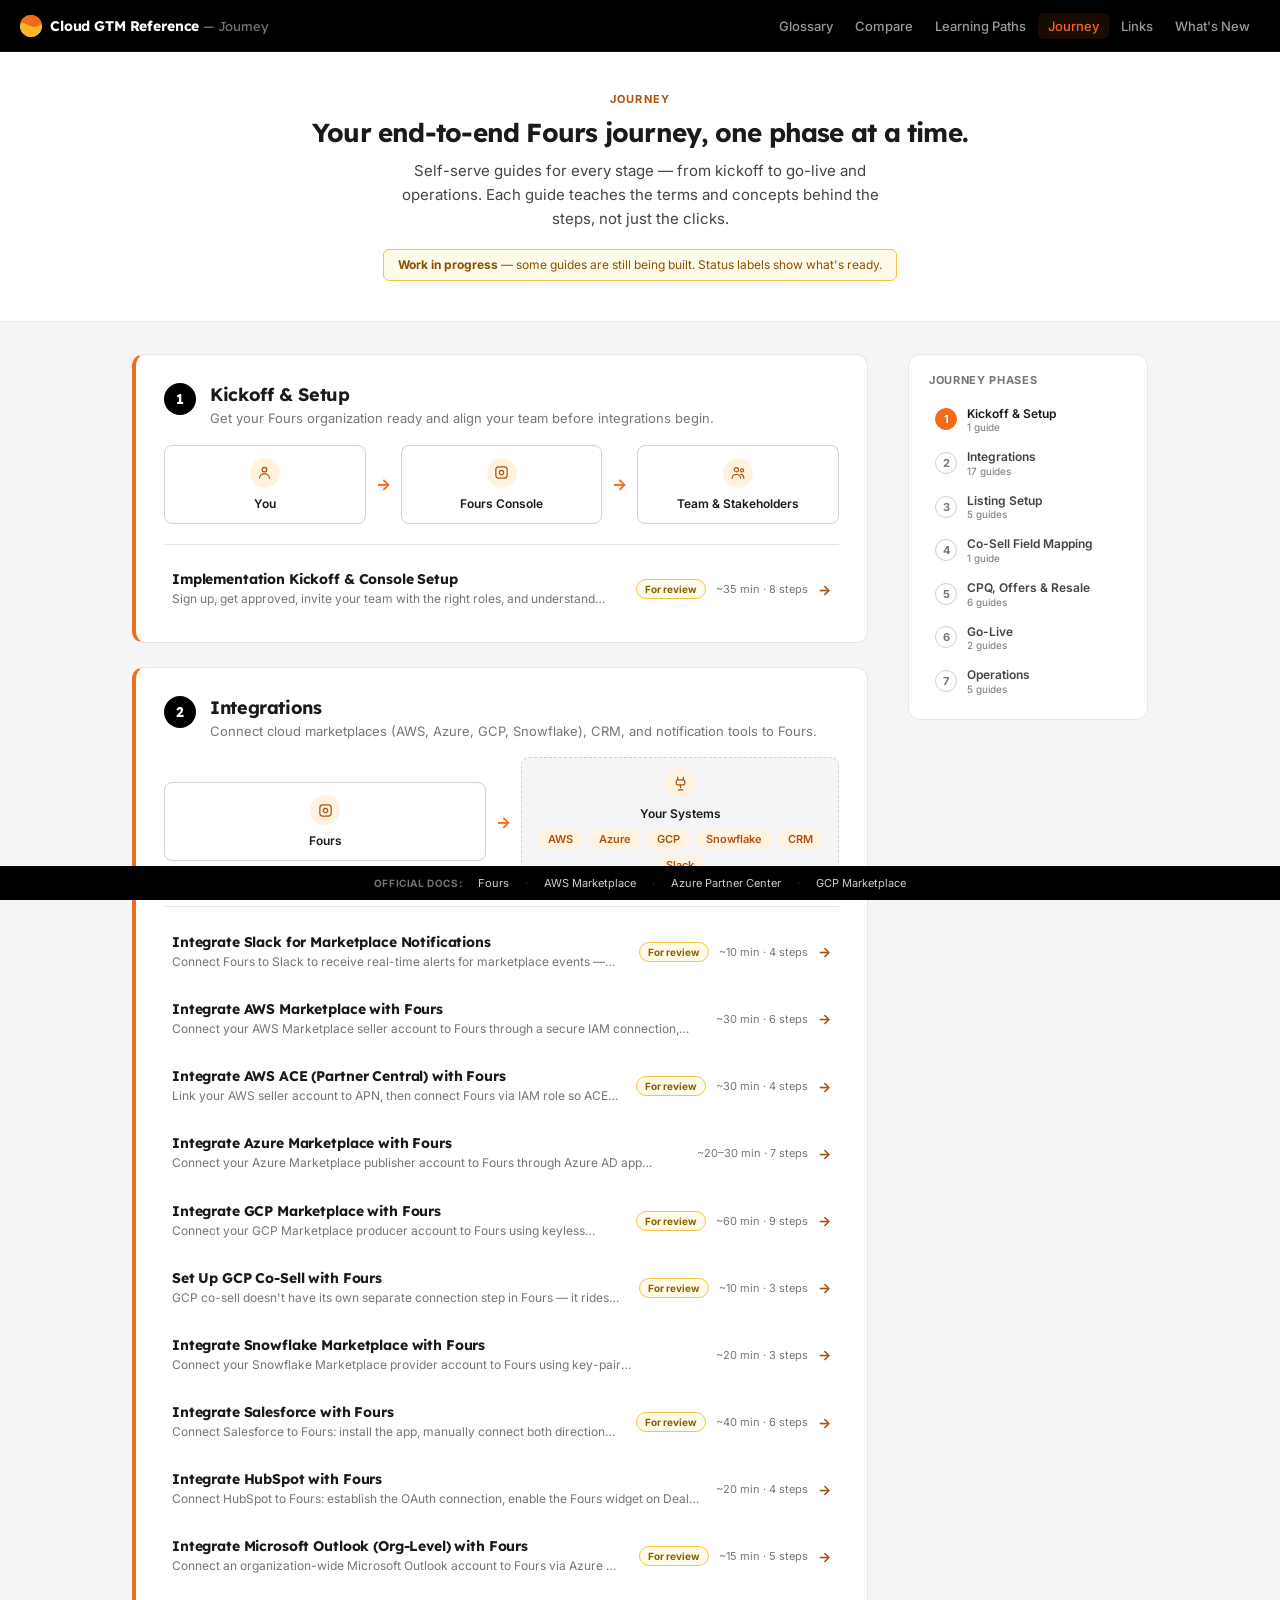
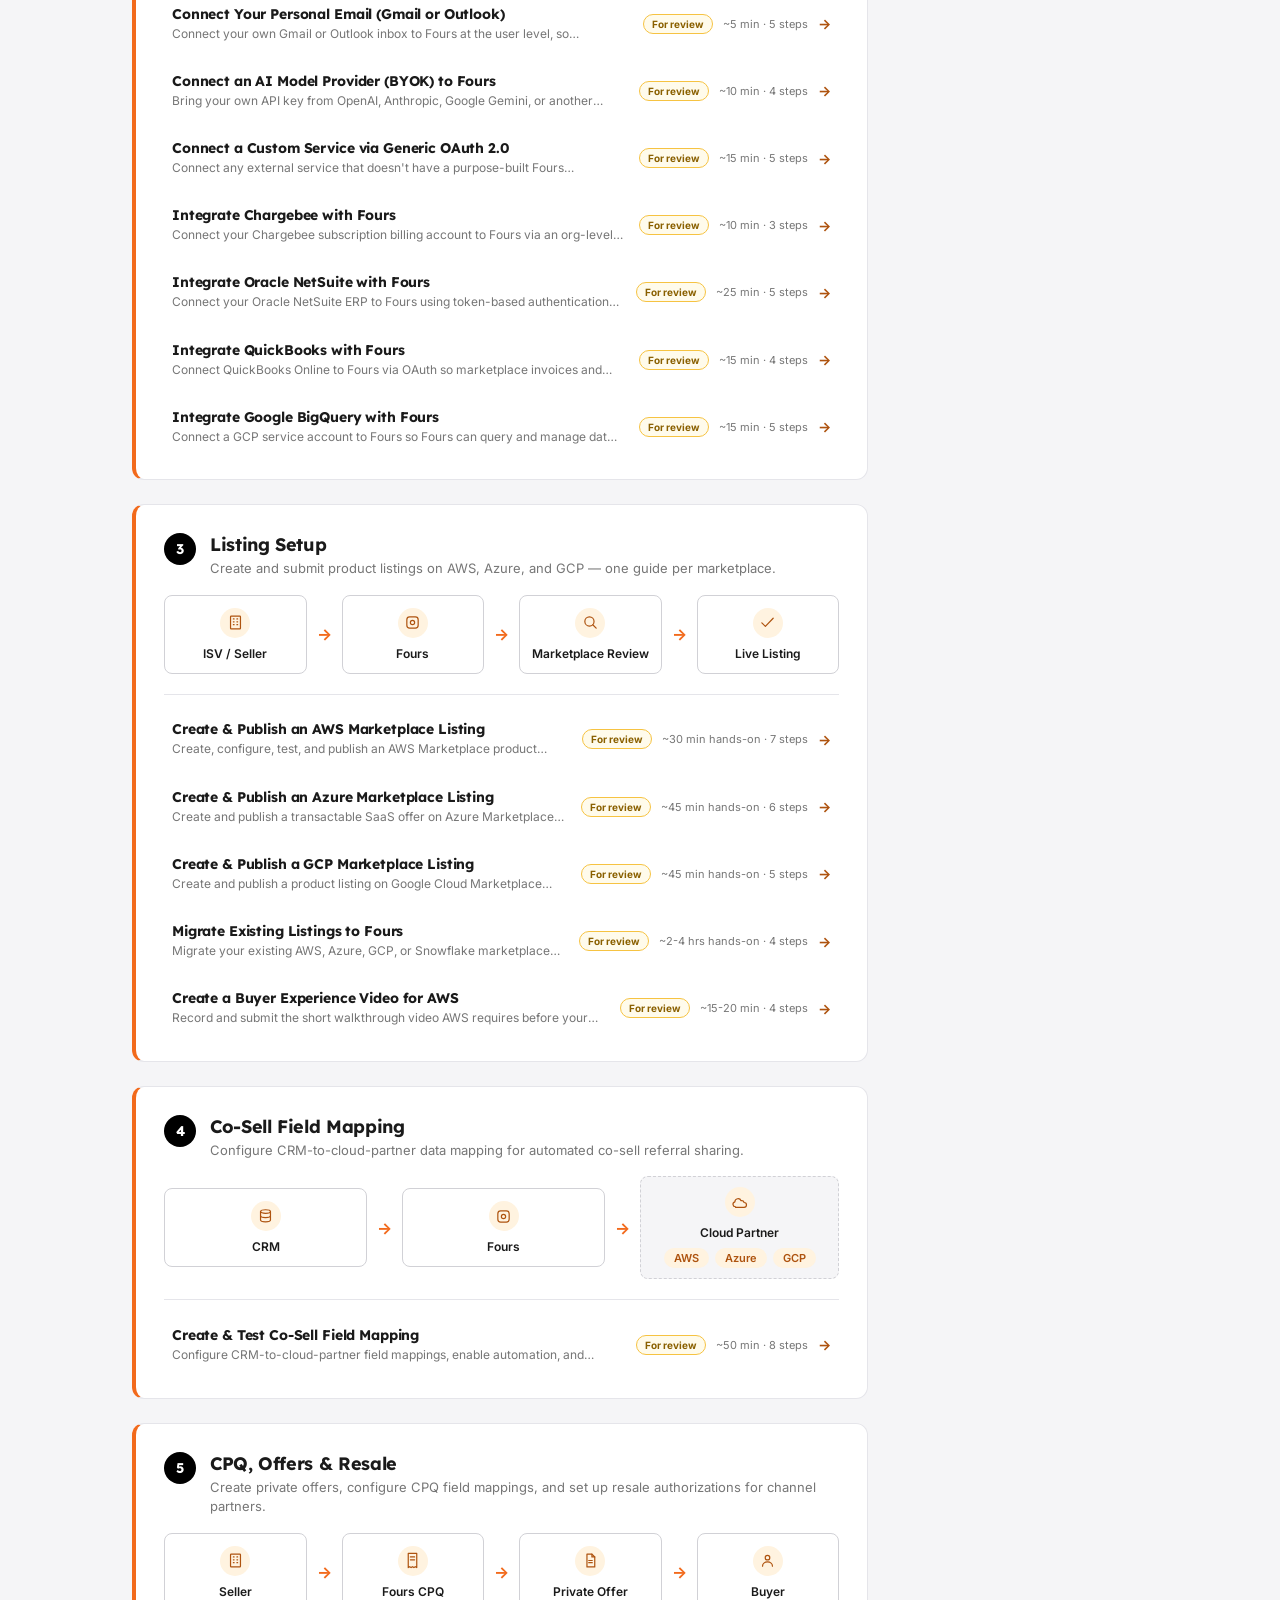
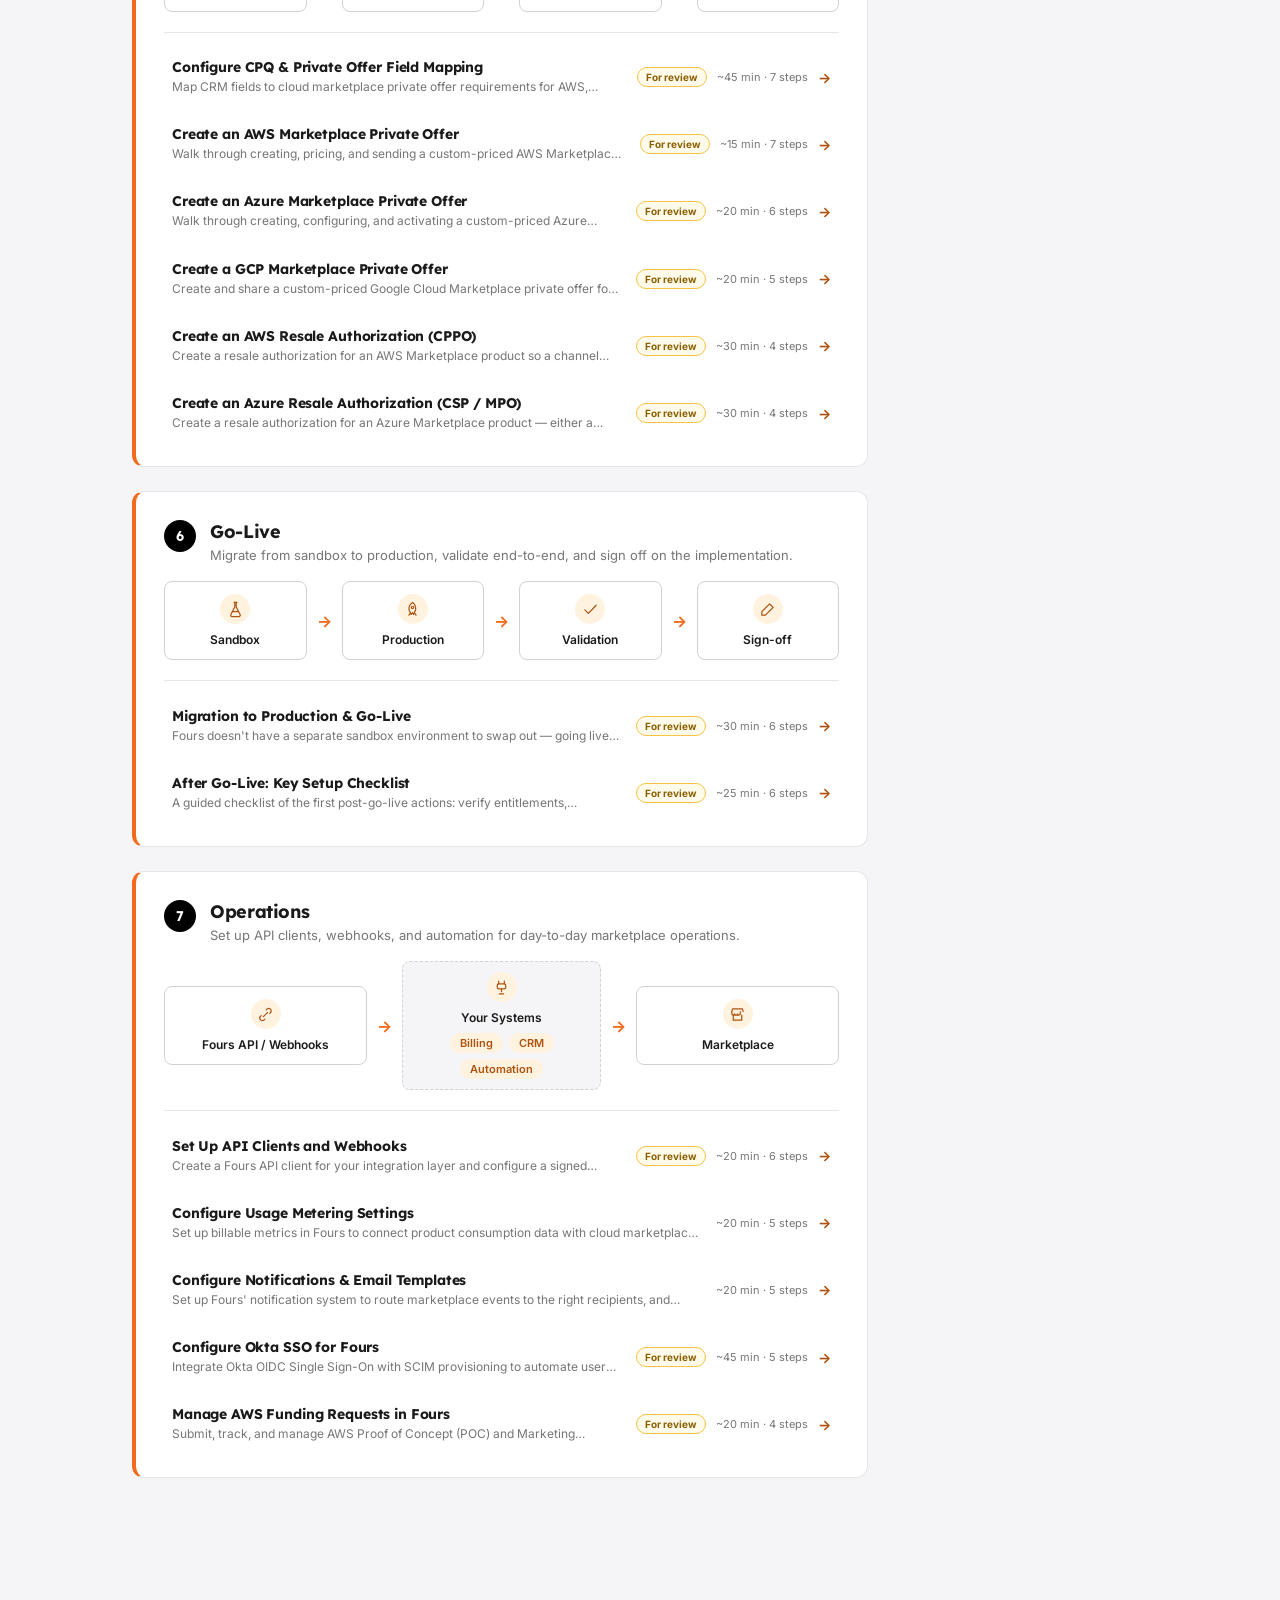
<file: walkthroughs/index.html>
<!doctype html>
<html lang="en">
    <head>
        <meta charset="UTF-8" />
        <link rel="icon" type="image/svg+xml" href="../favicon.svg" />
        <meta name="viewport" content="width=device-width, initial-scale=1.0" />
        <title>Cloud GTM Reference — Journey</title>
        <meta
            name="description"
            content="Your end-to-end Fours journey — self-serve guides for every phase, from kickoff through go-live and operations, each one teaching the terms and concepts behind the steps."
        />
        <meta property="og:title" content="Cloud GTM Reference — Journey" />
        <meta
            property="og:description"
            content="Your end-to-end Fours journey — self-serve guides for every phase, from kickoff through go-live and operations, each one teaching the terms and concepts behind the steps."
        />
        <meta
            property="og:url"
            content="https://gelogabz.github.io/marketplaceglossary-prototype-gelobaring/walkthroughs/"
        />
        <meta property="og:type" content="website" />
        <meta property="og:site_name" content="Fours Cloud GTM Reference" />
        <link
            rel="canonical"
            href="https://gelogabz.github.io/marketplaceglossary-prototype-gelobaring/walkthroughs/"
        />
        <script type="application/ld+json">
            {
                "@context": "https://schema.org",
                "@type": "WebPage",
                "name": "Cloud GTM Reference — Journey",
                "description": "Your end-to-end Fours journey — self-serve guides for every phase, from kickoff through go-live and operations, each one teaching the terms and concepts behind the steps.",
                "url": "https://gelogabz.github.io/marketplaceglossary-prototype-gelobaring/walkthroughs/",
                "isPartOf": {
                    "@type": "WebSite",
                    "url": "https://gelogabz.github.io/marketplaceglossary-prototype-gelobaring/",
                    "name": "Fours Cloud GTM Reference"
                }
            }
        </script>
        <link rel="stylesheet" href="../styles.css" />
        <link rel="stylesheet" href="hub.css" />
    </head>
    <body>
        <noscript
            ><div
                style="
                    font-family: sans-serif;
                    max-width: 640px;
                    margin: 60px auto;
                    padding: 20px;
                    line-height: 1.6;
                    color: #333;
                "
            >
                <h2 style="margin-top: 0">Fours Cloud GTM Reference</h2>
                <p>
                    This site requires JavaScript. Please enable it in your
                    browser to use the glossary, compare table, learning paths,
                    walkthroughs, and more.
                </p>
                <p>
                    <strong>Pages:</strong>
                    <a
                        href="https://gelogabz.github.io/marketplaceglossary-prototype-gelobaring/"
                        >Glossary</a
                    >
                    ·
                    <a
                        href="https://gelogabz.github.io/marketplaceglossary-prototype-gelobaring/comparison/"
                        >Compare</a
                    >
                    ·
                    <a
                        href="https://gelogabz.github.io/marketplaceglossary-prototype-gelobaring/learning-paths/"
                        >Learning Paths</a
                    >
                    ·
                    <a
                        href="https://gelogabz.github.io/marketplaceglossary-prototype-gelobaring/walkthroughs/"
                        >Walkthroughs</a
                    >
                    ·
                    <a
                        href="https://gelogabz.github.io/marketplaceglossary-prototype-gelobaring/links/"
                        >Links</a
                    >
                    ·
                    <a
                        href="https://gelogabz.github.io/marketplaceglossary-prototype-gelobaring/whats-new/"
                        >What's New</a
                    >
                </p>
            </div></noscript
        >
        <nav class="topnav" aria-label="Site navigation">
            <div class="topnav-inner">
                <a href="../index.html" class="topnav-brand">
                    <svg
                        class="brand-logo"
                        width="22"
                        height="22"
                        viewBox="0 0 100 100"
                        fill="none"
                        xmlns="http://www.w3.org/2000/svg"
                        aria-hidden="true"
                    >
                        <path
                            d="M50 100C77.6142 100 100 77.6143 100 50.0001C100 22.3859 77.6142 9.15527e-05 50 9.15527e-05C22.3858 9.15527e-05 0 22.3859 0 50.0001C0 77.6143 22.3858 100 50 100Z"
                            fill="#F26A1C"
                        />
                        <path
                            d="M99.8033 45.5345C99.4755 41.8309 94.8317 41.8104 91.7517 43.8931C83.7681 49.2919 74.1412 52.4447 63.778 52.4447C53.5715 52.4447 44.0793 49.3865 36.1676 44.1366C27.0941 38.1156 16.0467 33.2802 6.25723 38.0496C5.81757 38.2638 5.37972 38.4812 4.94369 38.7016C2.30106 40.0376 0.45779 42.5849 0.196717 45.5345C0.0664982 47.0057 0 48.4952 0 50.0003C0 77.6145 22.3858 100 50 100C77.6142 100 100 77.6145 100 50.0003C100 48.4952 99.9335 47.0057 99.8033 45.5345Z"
                            fill="#FBB92A"
                        />
                        <path
                            d="M99.7998 45.4001C99.3998 41.8001 94.7998 41.8001 91.7998 43.8001C83.7998 49.2001 74.1998 52.4001 63.7998 52.4001C53.5998 52.4001 44.0998 49.3001 36.1998 44.1001C27.0998 38.1001 15.9998 33.3001 6.2998 38.0001C5.8998 38.2001 5.3998 38.4001 4.9998 38.7001C2.3998 40.0001 0.599805 42.5001 0.299805 45.4001C2.4998 19.9001 23.8998 9.15527e-05 49.9998 9.15527e-05C76.0998 9.15527e-05 97.4998 20.0001 99.7998 45.4001Z"
                            fill="#F26A1C"
                        />
                    </svg>
                    <span class="brand-text"
                        >Cloud GTM Reference<span class="brand-page">
                            — Journey</span
                        ></span
                    >
                </a>
                <div style="flex: 1"></div>
                <div class="topnav-links">
                    <a href="../index.html">Glossary</a>
                    <a href="../comparison/">Compare</a>
                    <a href="../learning-paths/">Learning Paths</a>
                    <a href="index.html" class="current">Journey</a>
                    <a href="../links/">Links</a>
                    <a href="../whats-new/">What's New</a>
                </div>
            </div>
        </nav>

        <div class="wt-page">
            <section class="wt-hero">
                <div class="wt-hero-eyebrow">Journey</div>
                <h1 class="wt-hero-title">
                    Your end-to-end Fours journey, one phase at a time.
                </h1>
                <p class="wt-hero-sub">
                    Self-serve guides for every stage — from kickoff to go-live
                    and operations. Each guide teaches the terms and concepts
                    behind the steps, not just the clicks.
                </p>
                <div class="wt-wip-notice">
                    <strong>Work in progress</strong> — some guides are still
                    being built. Status labels show what's ready.
                </div>
            </section>

            <div class="wt-body">
                <div class="wt-hub-layout">
                    <div class="wt-hub-main">
                        <div id="wtSections"></div>
                    </div>

                    <aside class="wt-hub-sidebar">
                        <div class="wt-side-box">
                            <div class="wt-side-title">Journey phases</div>
                            <nav
                                class="wt-phase-nav"
                                id="wtPhaseNav"
                                aria-label="Journey phases"
                            ></nav>
                        </div>
                    </aside>
                </div>
            </div>
        </div>

        <script type="module" src="hub.js"></script>
        <script type="module" src="../app/nav.js"></script>

        <div class="docs-bar">
            <span class="docs-bar-label">Official Docs:</span>
            <a
                href="https://doc.fours.com/get-started/"
                target="_blank"
                rel="noopener"
                >Fours</a
            >
            <span class="docs-bar-sep">·</span>
            <a
                href="https://docs.aws.amazon.com/marketplace/"
                target="_blank"
                rel="noopener"
                >AWS Marketplace</a
            >
            <span class="docs-bar-sep">·</span>
            <a
                href="https://learn.microsoft.com/en-us/partner-center/"
                target="_blank"
                rel="noopener"
                >Azure Partner Center</a
            >
            <span class="docs-bar-sep">·</span>
            <a
                href="https://docs.cloud.google.com/marketplace/docs"
                target="_blank"
                rel="noopener"
                >GCP Marketplace</a
            >
        </div>
    </body>
</html>
</file>
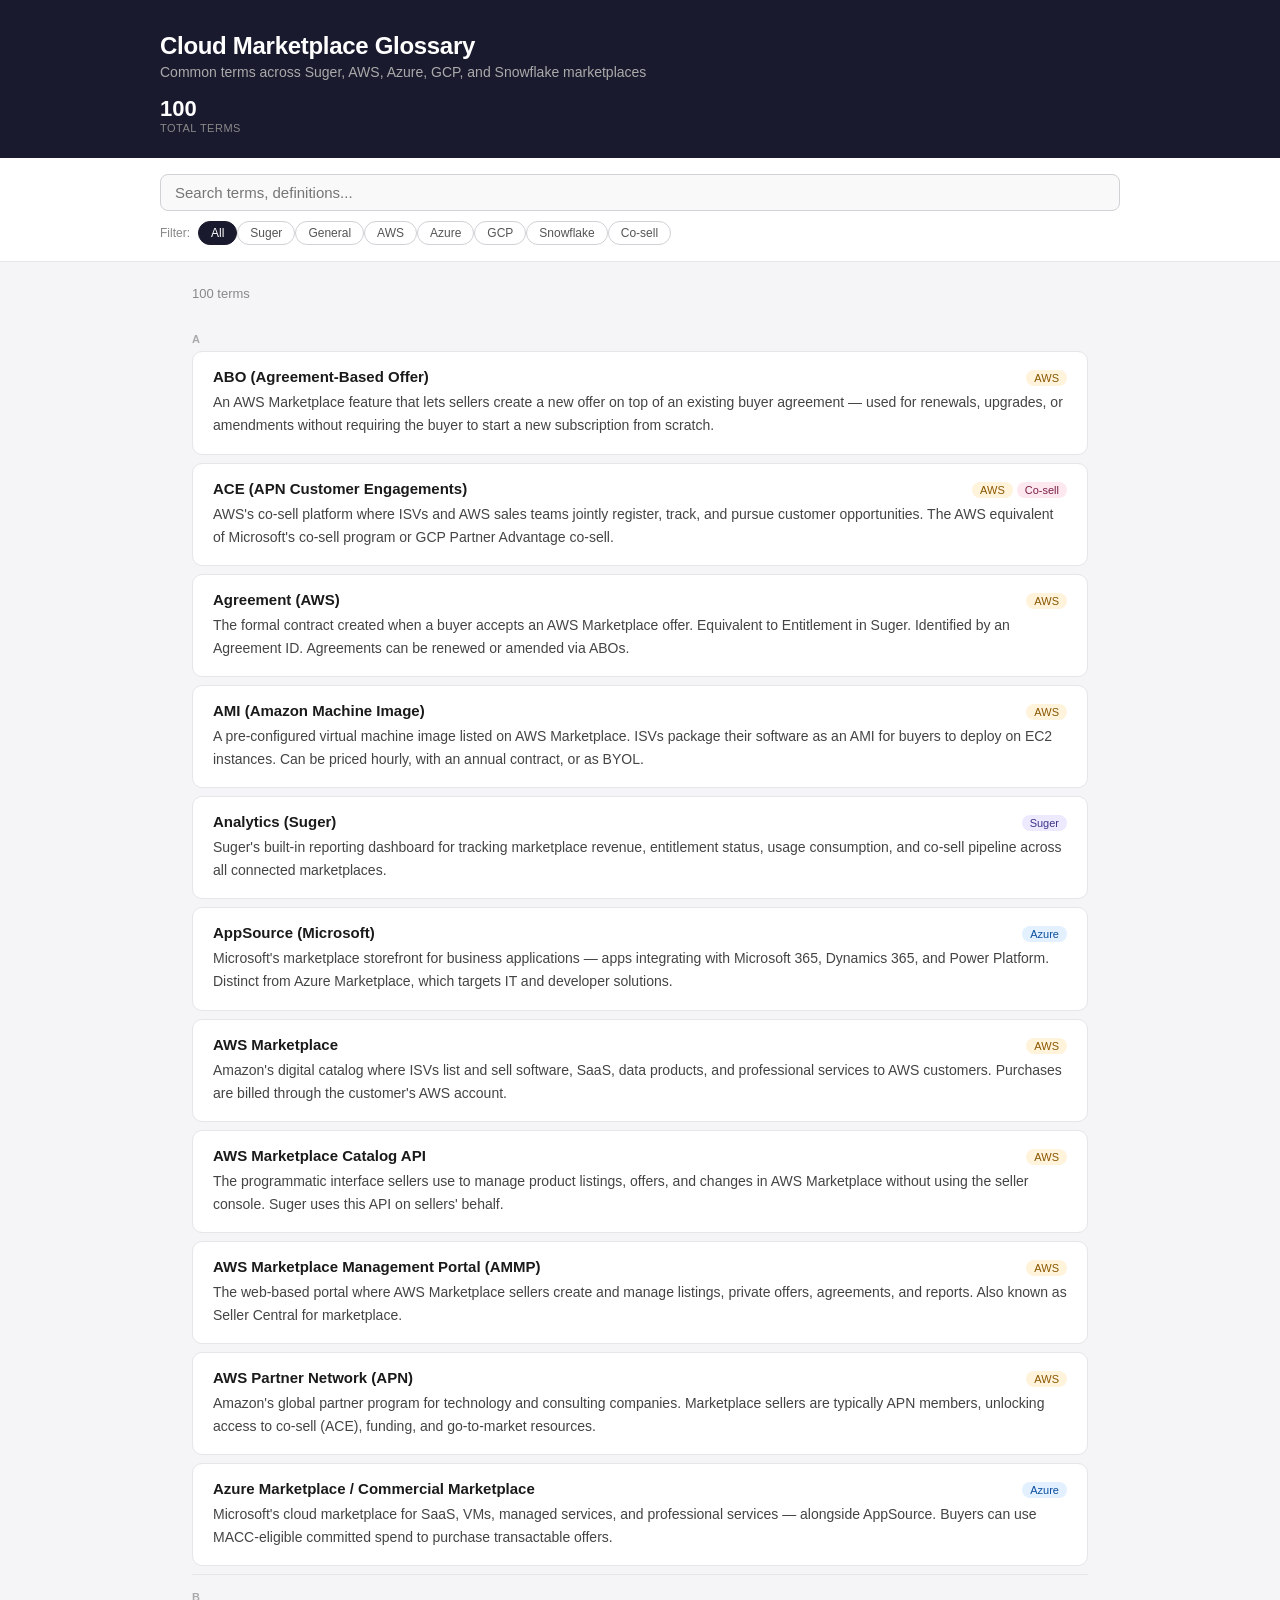
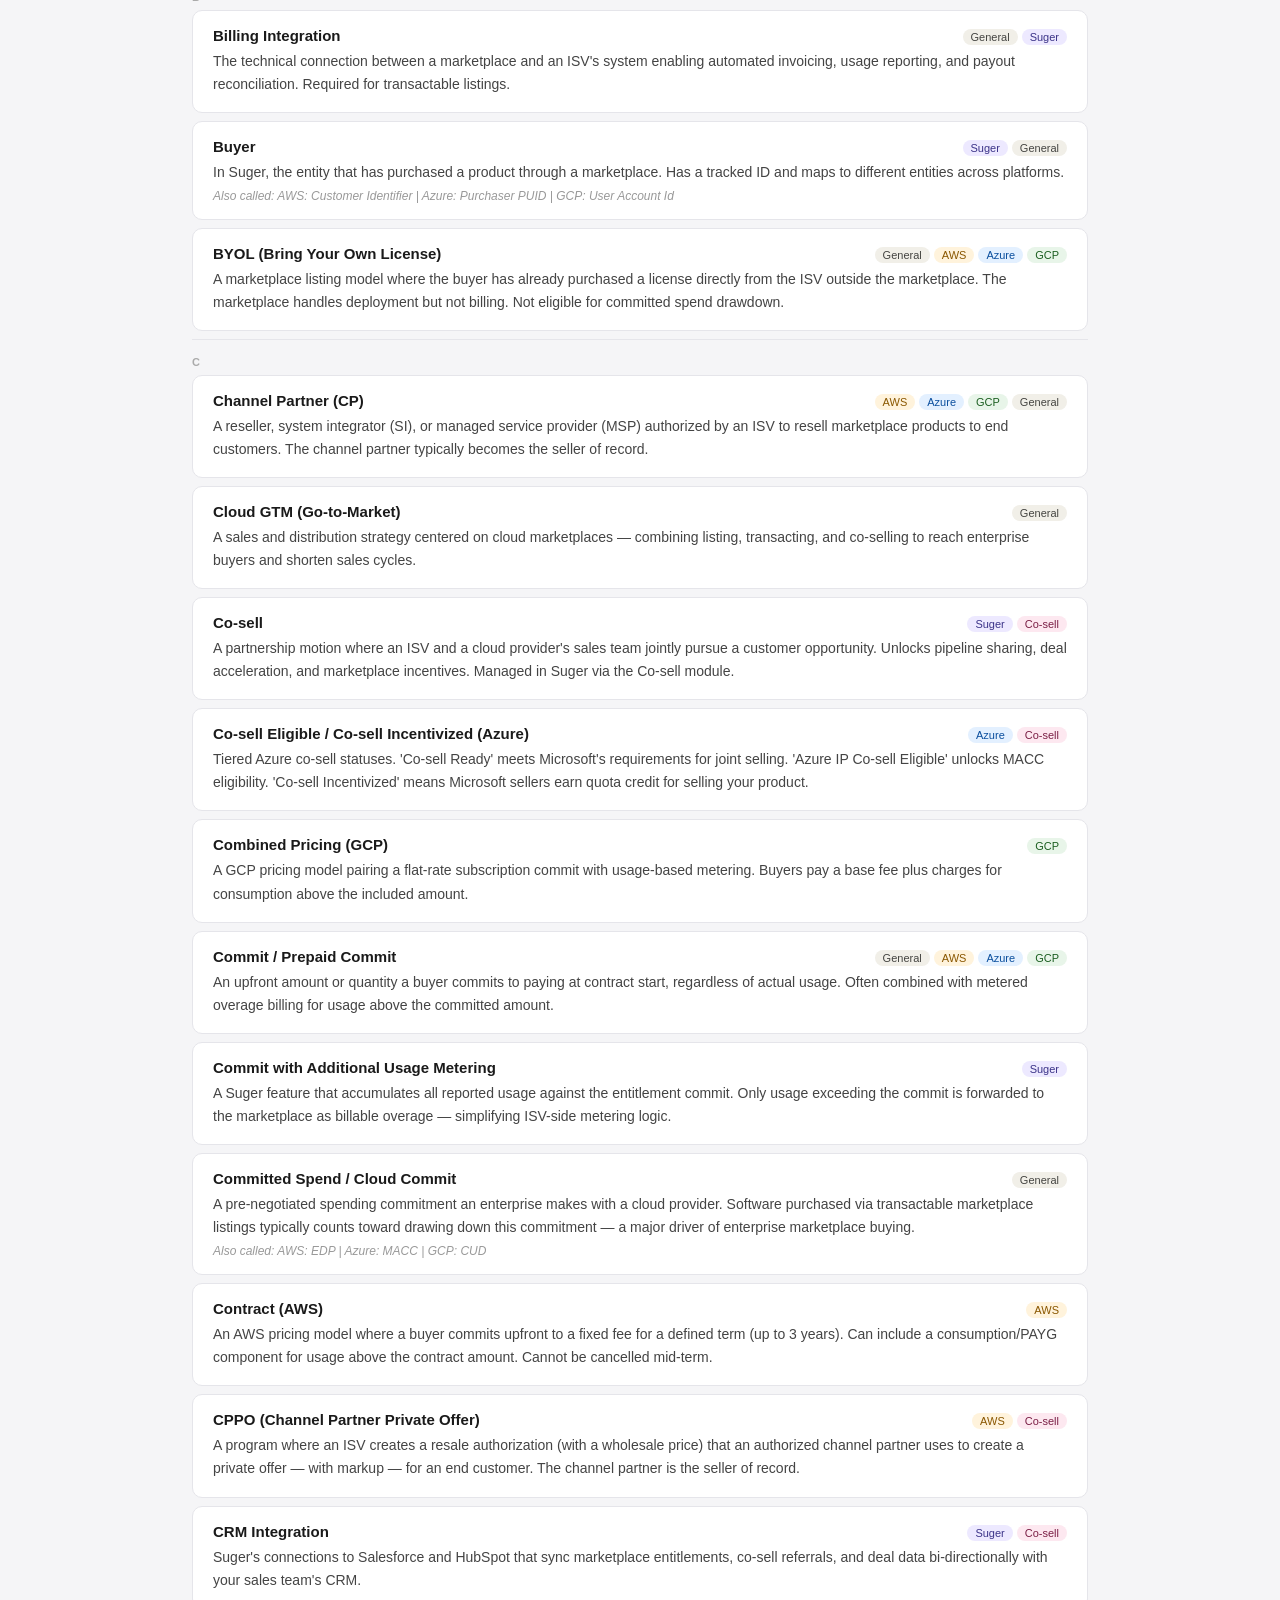
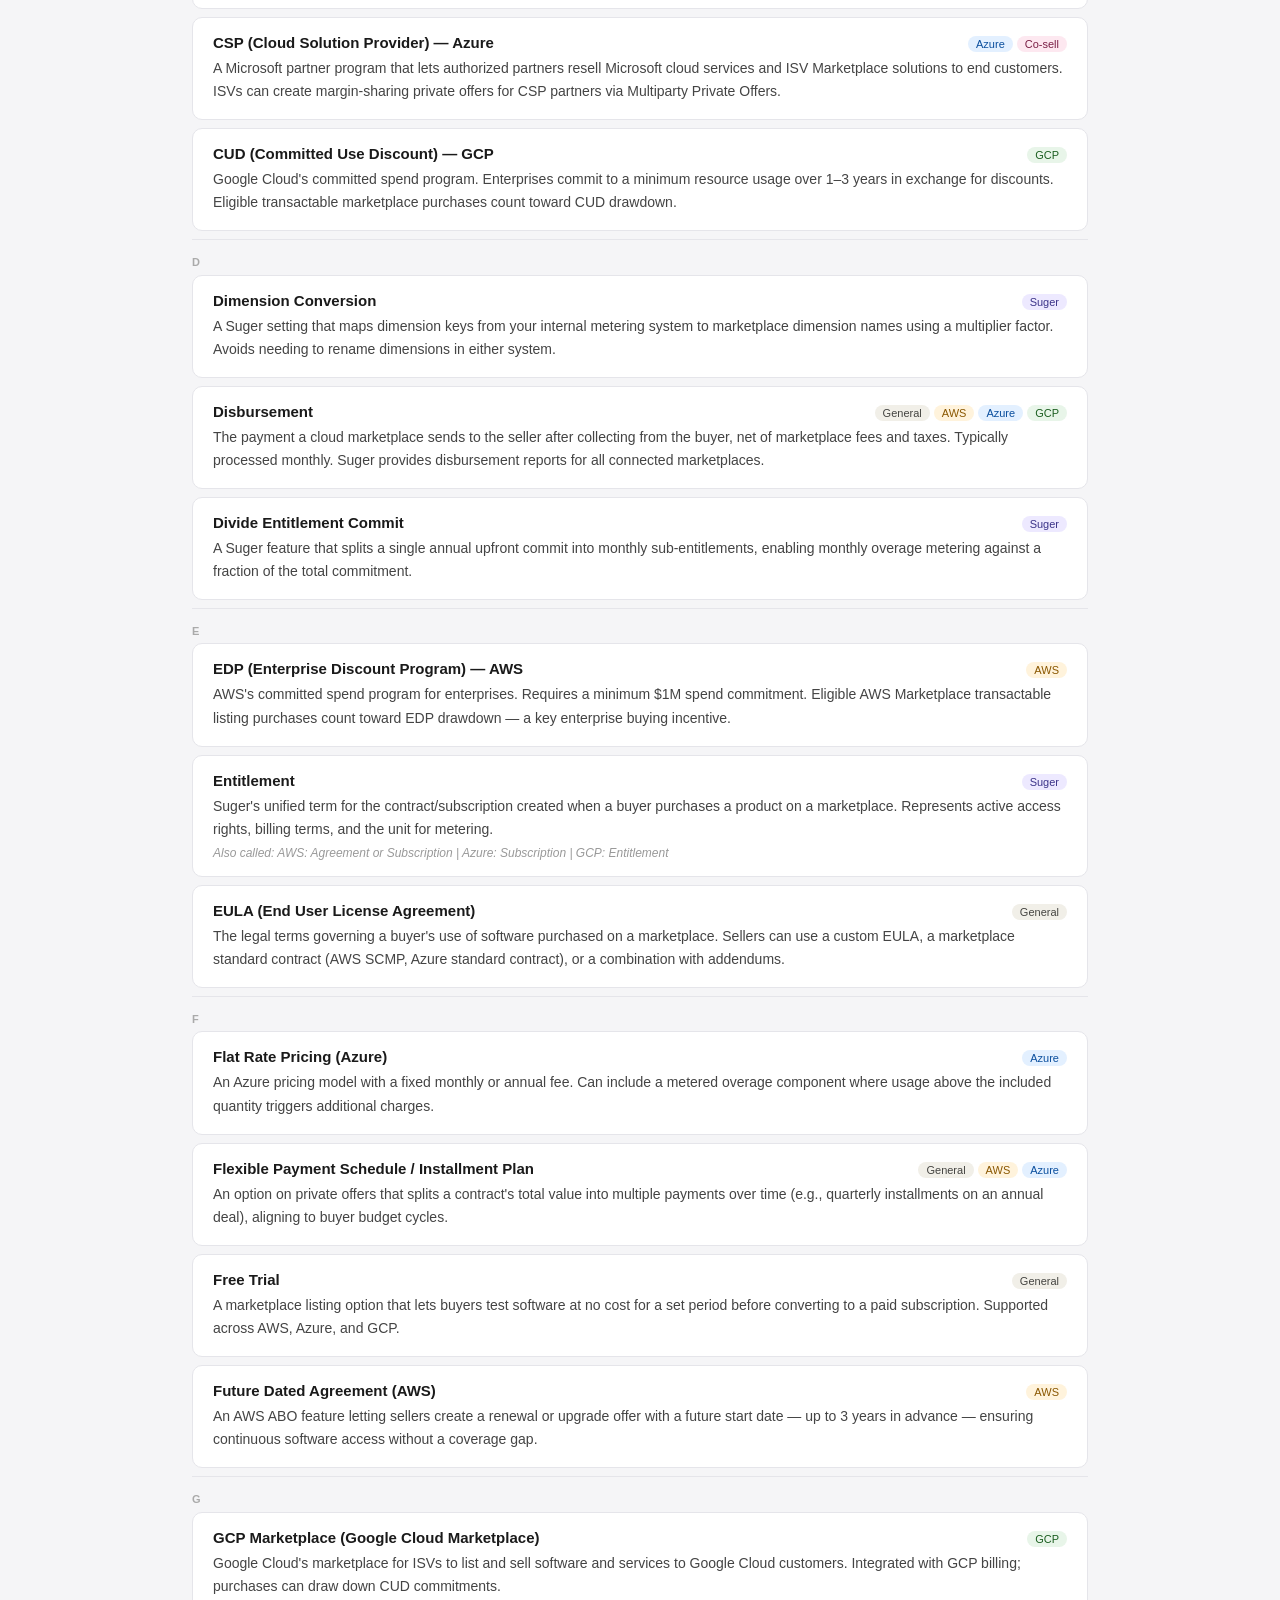
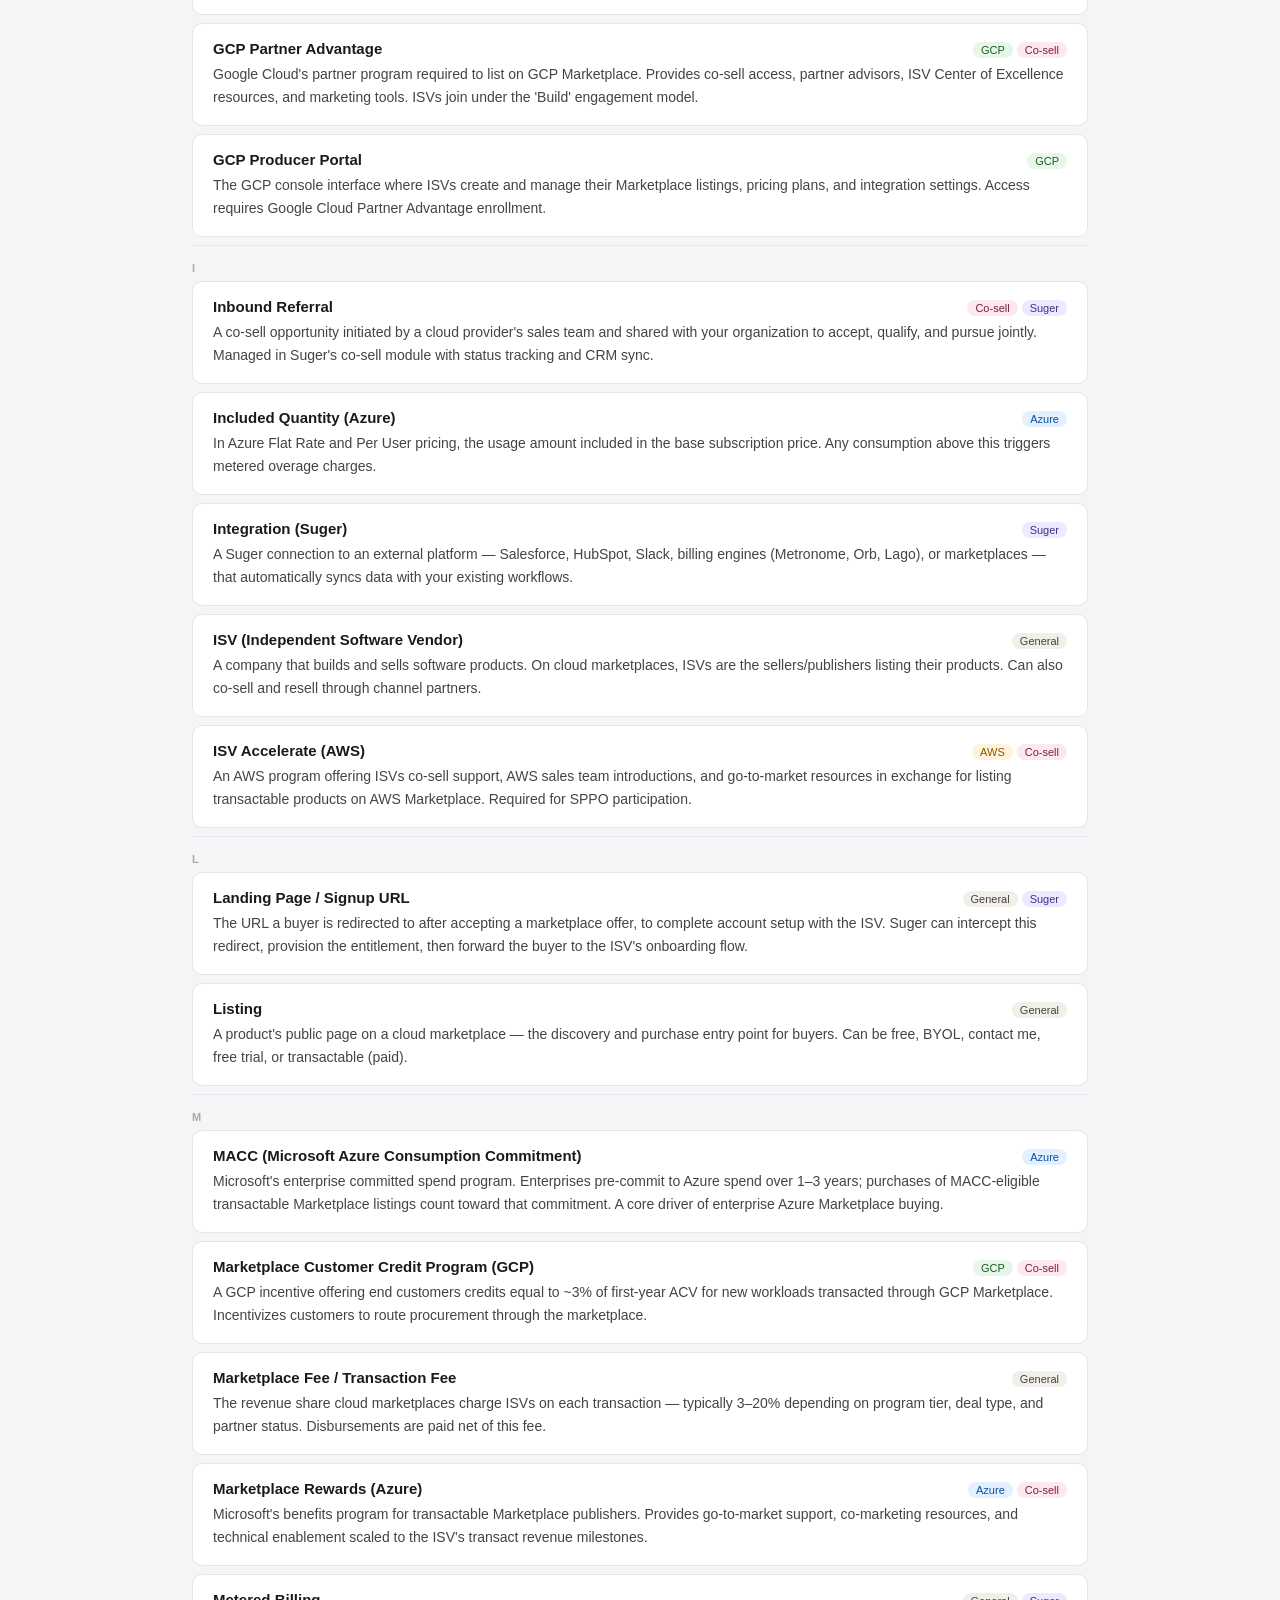
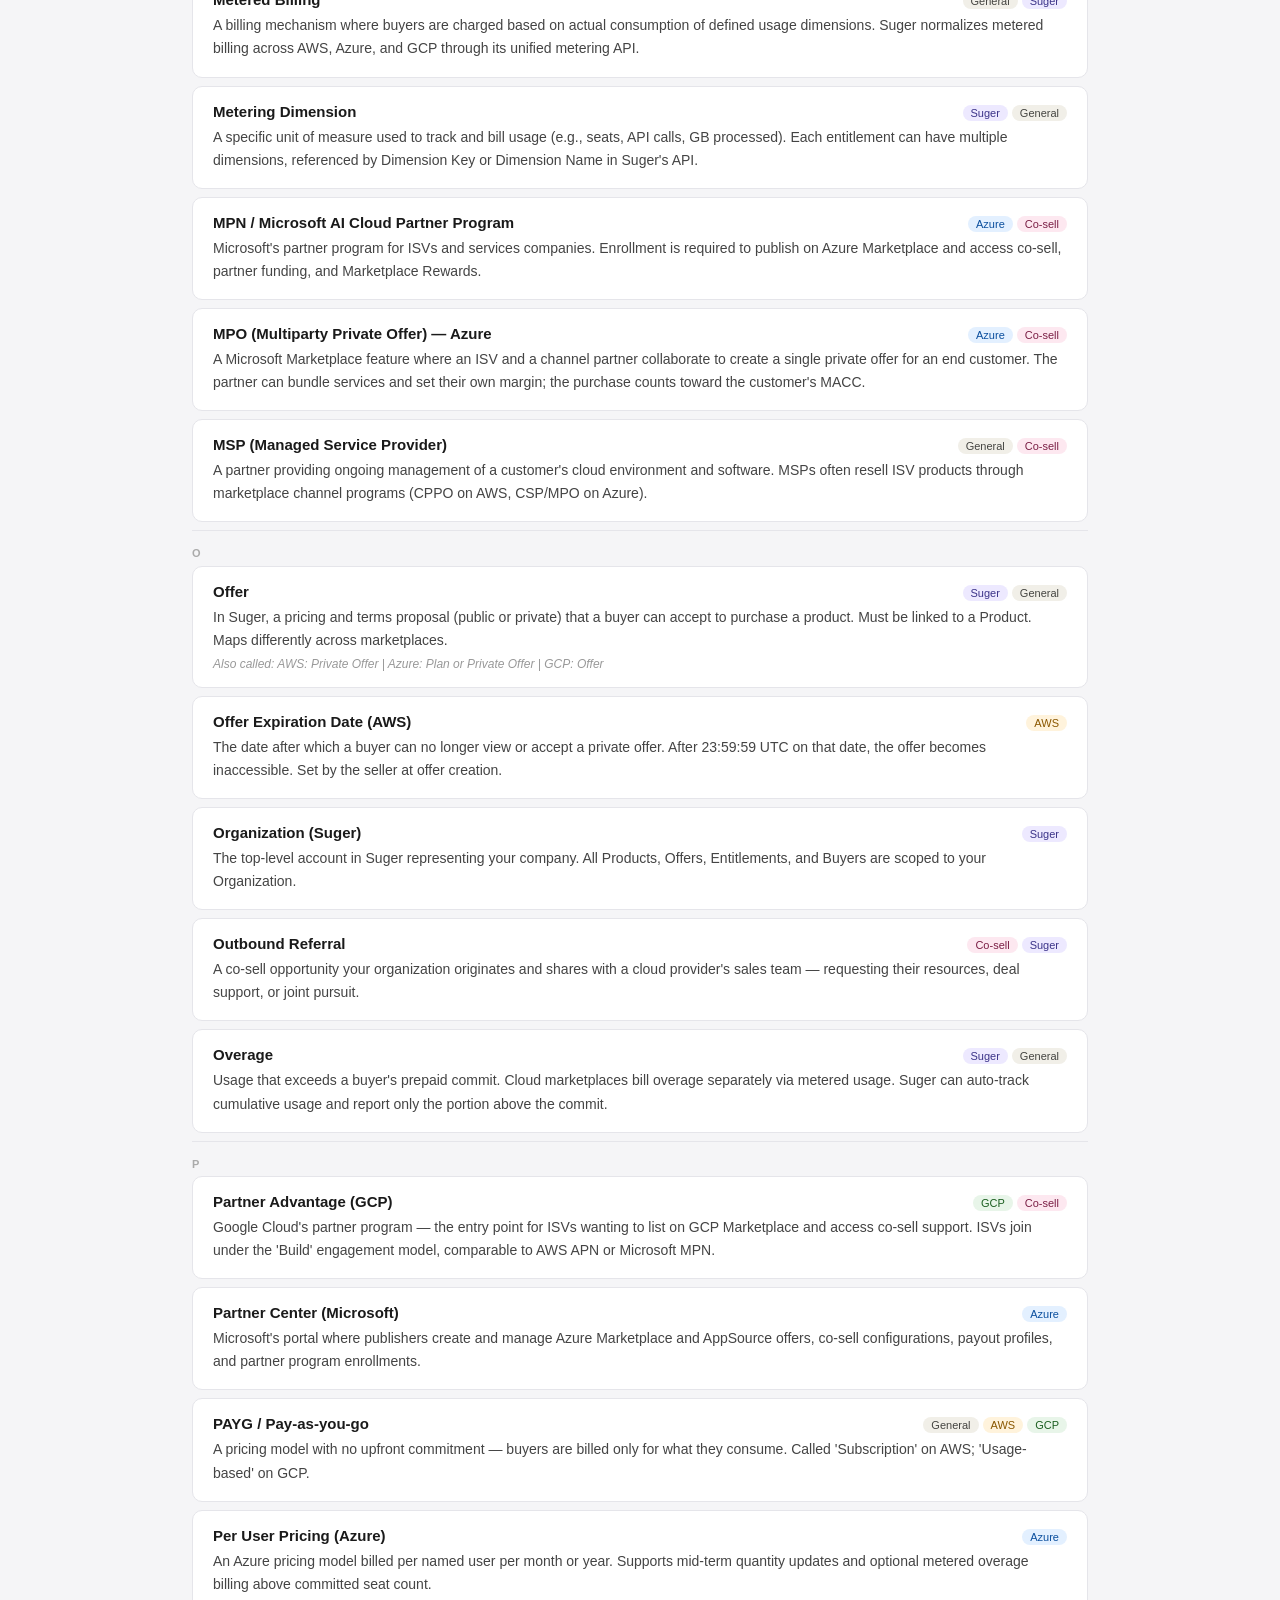
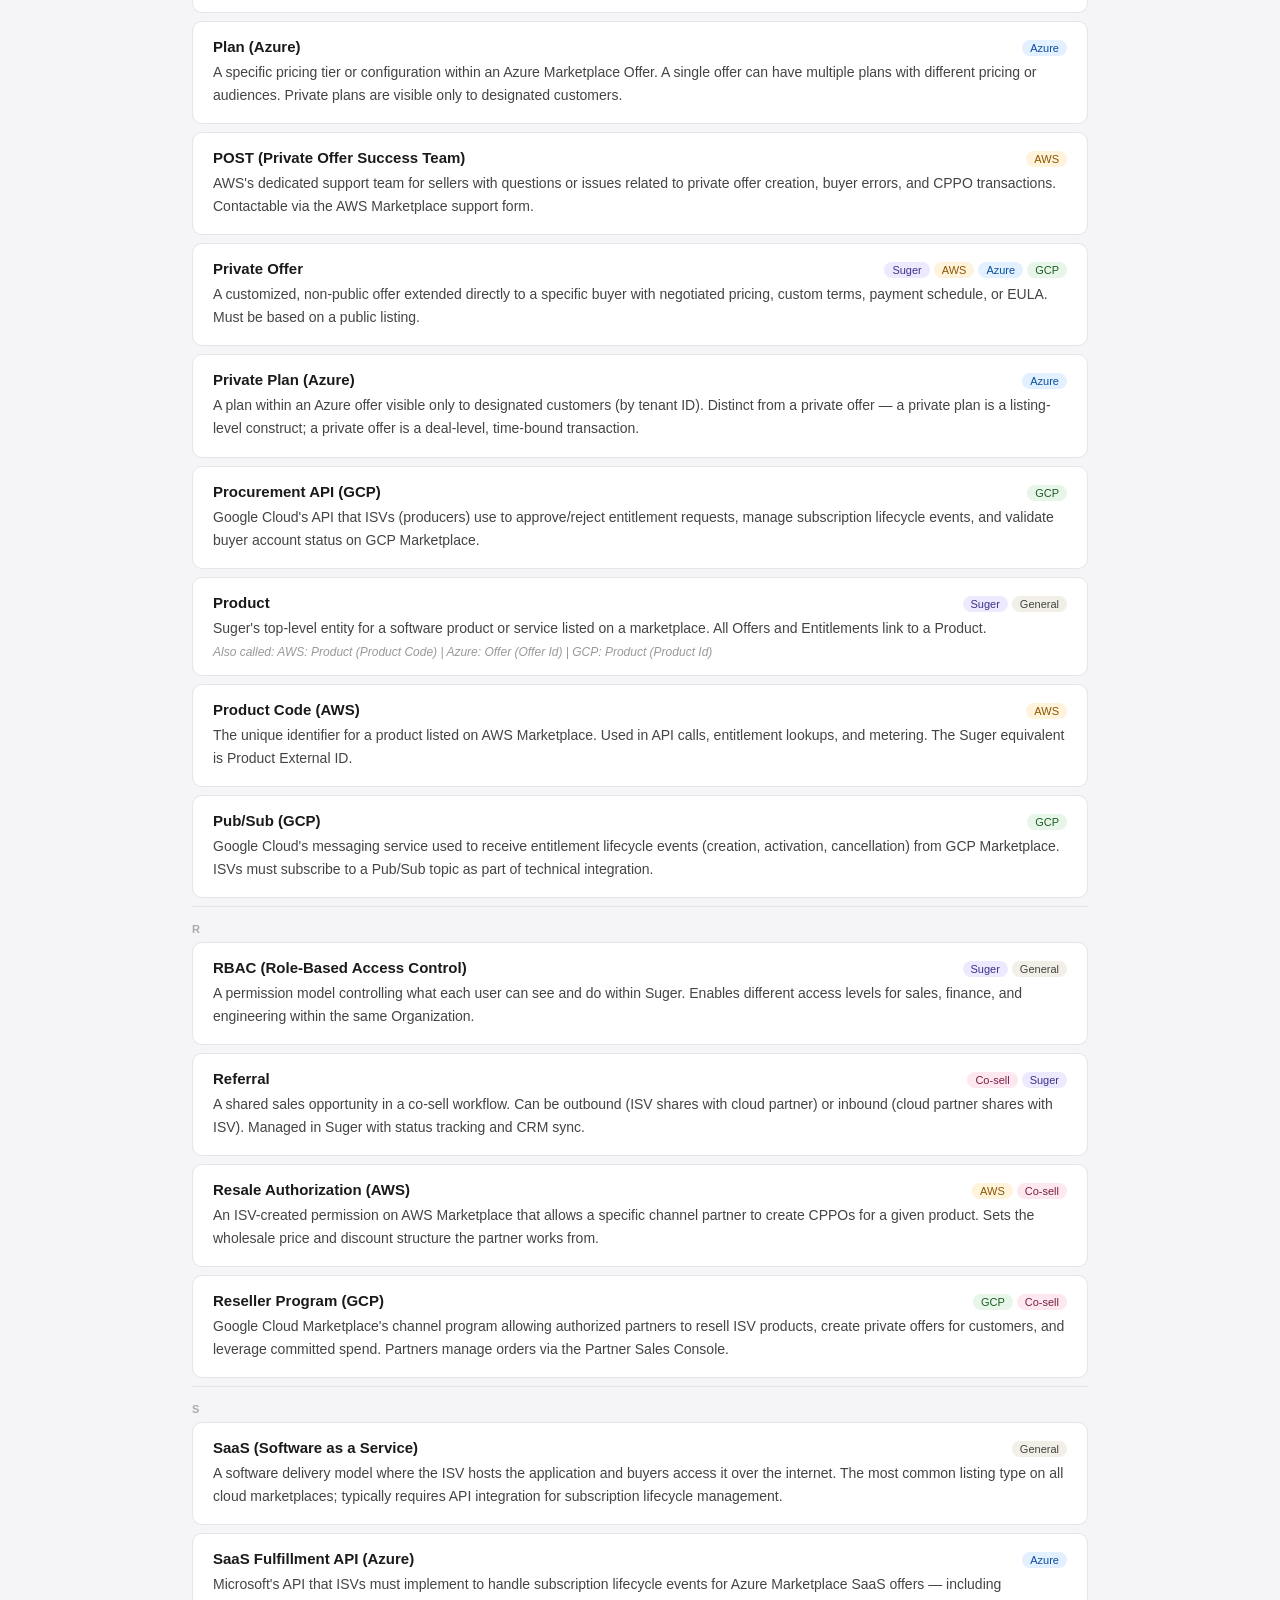
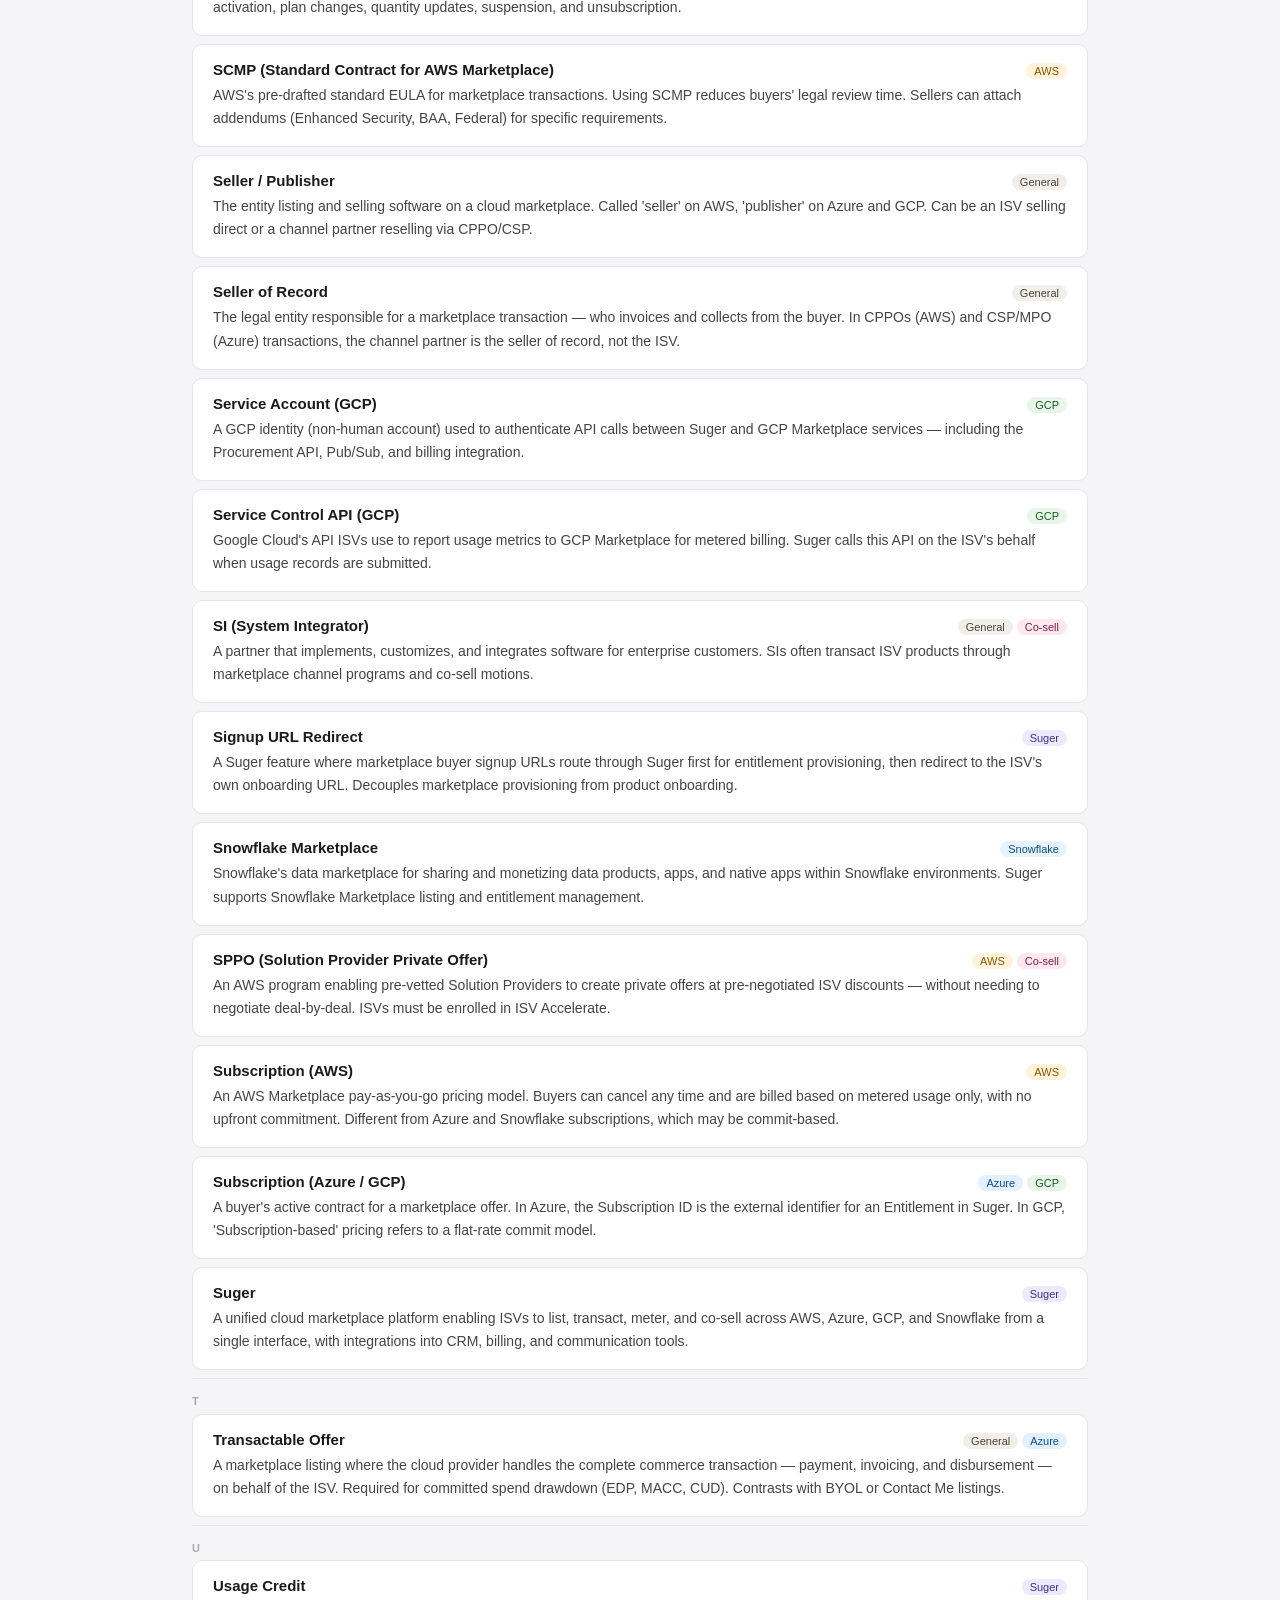
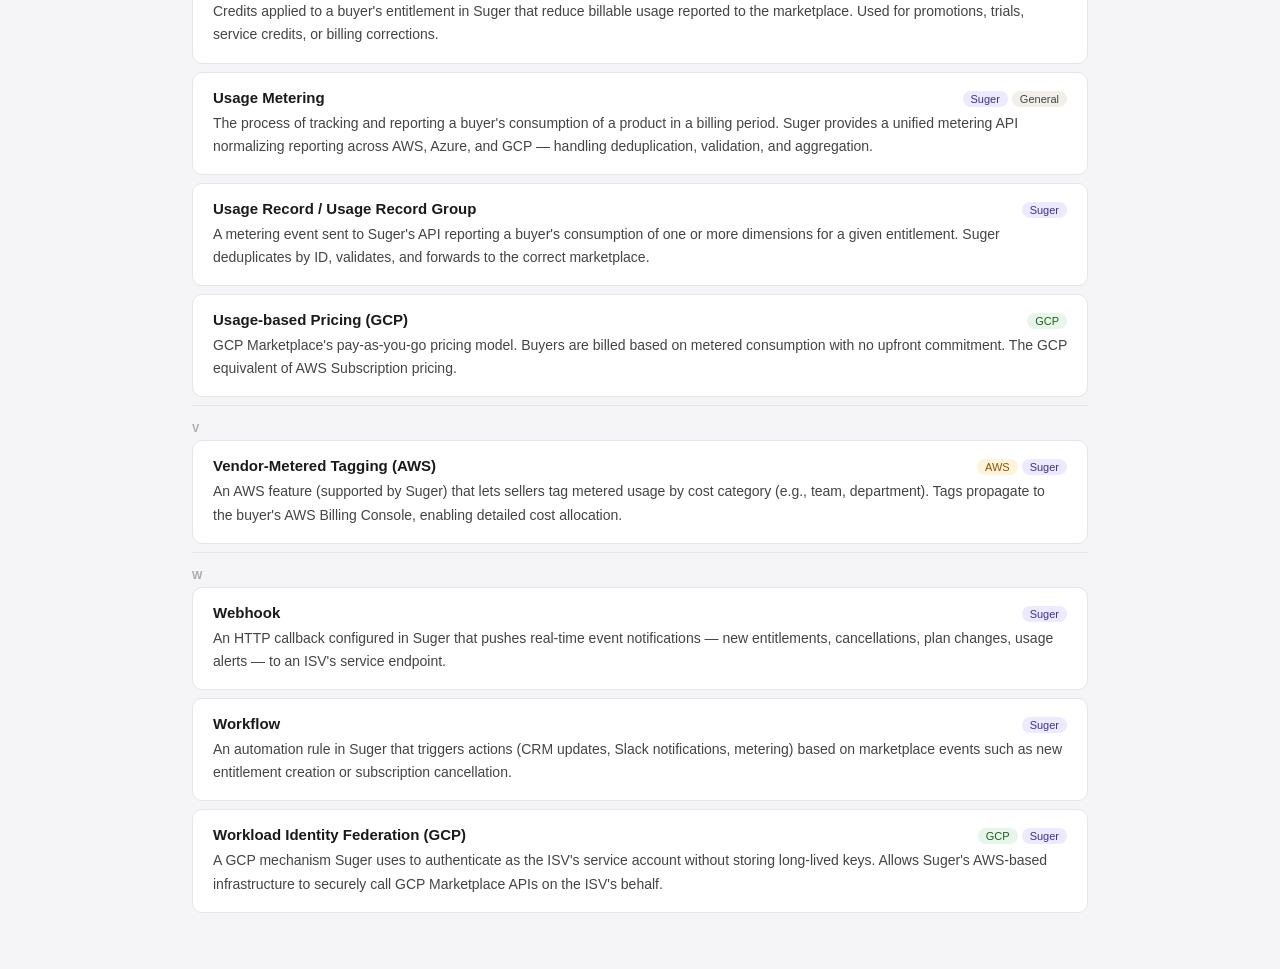
<file: cloud_marketplace_glossary (full styled).html>
<!DOCTYPE html>
<html lang="en">
<head>
<meta charset="UTF-8" />
<meta name="viewport" content="width=device-width, initial-scale=1.0" />
<title>Cloud Marketplace Glossary — Suger</title>
<style>
  *, *::before, *::after { box-sizing: border-box; margin: 0; padding: 0; }
  body { font-family: -apple-system, BlinkMacSystemFont, "Segoe UI", Arial, sans-serif; background: #f5f5f7; color: #1a1a1a; min-height: 100vh; }
  .header { background: #1a1a2e; padding: 2rem 2rem 1.5rem; }
  .header-inner { max-width: 960px; margin: 0 auto; }
  .header h1 { font-size: 24px; font-weight: 700; color: #fff; margin-bottom: 4px; letter-spacing: -0.3px; }
  .header p { font-size: 14px; color: #aaa; }
  .header-meta { display: flex; gap: 2rem; margin-top: 1rem; flex-wrap: wrap; }
  .header-stat .num { font-size: 22px; font-weight: 700; color: #fff; }
  .header-stat .lbl { font-size: 11px; color: #888; text-transform: uppercase; letter-spacing: 0.5px; }
  .controls { background: #fff; border-bottom: 1px solid #e5e5ea; padding: 1rem 2rem; position: sticky; top: 0; z-index: 10; }
  .controls-inner { max-width: 960px; margin: 0 auto; display: flex; flex-direction: column; gap: 10px; }
  .search-bar { width: 100%; padding: 9px 14px; font-size: 15px; border: 1px solid #d1d1d6; border-radius: 8px; background: #f9f9f9; color: #1a1a1a; outline: none; }
  .search-bar:focus { border-color: #888; background: #fff; }
  .filters { display: flex; gap: 6px; flex-wrap: wrap; align-items: center; }
  .filters-label { font-size: 12px; color: #888; margin-right: 2px; }
  .filter-btn { font-size: 12px; padding: 4px 12px; border-radius: 20px; border: 1px solid #d1d1d6; background: transparent; color: #555; cursor: pointer; transition: all 0.12s; white-space: nowrap; }
  .filter-btn:hover { background: #f0f0f0; }
  .filter-btn.active { background: #1a1a2e; color: #fff; border-color: #1a1a2e; font-weight: 500; }
  .body { max-width: 960px; margin: 0 auto; padding: 1.5rem 2rem 3rem; }
  .count { font-size: 13px; color: #888; margin-bottom: 1rem; }
  .alpha-header { font-size: 11px; font-weight: 700; color: #aaa; text-transform: uppercase; letter-spacing: 1px; padding: 1rem 0 0.4rem; border-top: 1px solid #e5e5ea; margin-top: 0.5rem; }
  .alpha-first { border-top: none; margin-top: 0; }
  .term-card { background: #fff; border: 1px solid #e5e5ea; border-radius: 10px; padding: 1rem 1.25rem; margin-bottom: 8px; transition: border-color 0.12s; }
  .term-card:hover { border-color: #c0c0c8; }
  .term-header { display: flex; align-items: flex-start; gap: 10px; margin-bottom: 5px; flex-wrap: wrap; }
  .term-name { font-size: 15px; font-weight: 600; color: #1a1a1a; flex: 1; min-width: 140px; }
  .tags { display: flex; gap: 4px; flex-wrap: wrap; padding-top: 2px; }
  .tag { font-size: 11px; padding: 2px 8px; border-radius: 10px; white-space: nowrap; font-weight: 500; }
  .tag-suger    { background: #ede9ff; color: #3c3489; }
  .tag-aws      { background: #fff3dc; color: #8a5700; }
  .tag-azure    { background: #e3f0ff; color: #0b4f9e; }
  .tag-gcp      { background: #e8f5e9; color: #1b5e20; }
  .tag-general  { background: #f1efe8; color: #444441; }
  .tag-cosell   { background: #fde8f0; color: #7a1f45; }
  .tag-snowflake{ background: #e8f4fd; color: #0c4f7a; }
  .term-def { font-size: 14px; color: #444; line-height: 1.65; }
  .alias { font-size: 12px; color: #999; margin-top: 5px; font-style: italic; }
  .no-results { text-align: center; padding: 3rem; color: #888; font-size: 14px; }
  @media print { .controls { position: static; } .term-card { break-inside: avoid; } }
</style>
</head>
<body>
<div class="header">
  <div class="header-inner">
    <h1>Cloud Marketplace Glossary</h1>
    <p>Common terms across Suger, AWS, Azure, GCP, and Snowflake marketplaces</p>
    <div class="header-meta">
      <div class="header-stat"><div class="num" id="total-count">—</div><div class="lbl">Total Terms</div></div>
    </div>
  </div>
</div>
<div class="controls">
  <div class="controls-inner">
    <input class="search-bar" type="text" id="search" placeholder="Search terms, definitions..." oninput="render()" />
    <div class="filters"><span class="filters-label">Filter:</span><div id="filters"></div></div>
  </div>
</div>
<div class="body">
  <div class="count" id="count"></div>
  <div id="list"></div>
</div>
<script>
const terms = [
  { name: "ACE (APN Customer Engagements)", tags: ["aws","cosell"], def: "AWS's co-sell platform where ISVs and AWS sales teams jointly register, track, and pursue customer opportunities. The AWS equivalent of Microsoft's co-sell program or GCP Partner Advantage co-sell.", alias: "" },
  { name: "ABO (Agreement-Based Offer)", tags: ["aws"], def: "An AWS Marketplace feature that lets sellers create a new offer on top of an existing buyer agreement — used for renewals, upgrades, or amendments without requiring the buyer to start a new subscription from scratch.", alias: "" },
  { name: "Agreement (AWS)", tags: ["aws"], def: "The formal contract created when a buyer accepts an AWS Marketplace offer. Equivalent to Entitlement in Suger. Identified by an Agreement ID. Agreements can be renewed or amended via ABOs.", alias: "" },
  { name: "AMI (Amazon Machine Image)", tags: ["aws"], def: "A pre-configured virtual machine image listed on AWS Marketplace. ISVs package their software as an AMI for buyers to deploy on EC2 instances. Can be priced hourly, with an annual contract, or as BYOL.", alias: "" },
  { name: "Analytics (Suger)", tags: ["suger"], def: "Suger's built-in reporting dashboard for tracking marketplace revenue, entitlement status, usage consumption, and co-sell pipeline across all connected marketplaces.", alias: "" },
  { name: "AppSource (Microsoft)", tags: ["azure"], def: "Microsoft's marketplace storefront for business applications — apps integrating with Microsoft 365, Dynamics 365, and Power Platform. Distinct from Azure Marketplace, which targets IT and developer solutions.", alias: "" },
  { name: "AWS Marketplace", tags: ["aws"], def: "Amazon's digital catalog where ISVs list and sell software, SaaS, data products, and professional services to AWS customers. Purchases are billed through the customer's AWS account.", alias: "" },
  { name: "AWS Marketplace Catalog API", tags: ["aws"], def: "The programmatic interface sellers use to manage product listings, offers, and changes in AWS Marketplace without using the seller console. Suger uses this API on sellers' behalf.", alias: "" },
  { name: "AWS Marketplace Management Portal (AMMP)", tags: ["aws"], def: "The web-based portal where AWS Marketplace sellers create and manage listings, private offers, agreements, and reports. Also known as Seller Central for marketplace.", alias: "" },
  { name: "AWS Partner Network (APN)", tags: ["aws"], def: "Amazon's global partner program for technology and consulting companies. Marketplace sellers are typically APN members, unlocking access to co-sell (ACE), funding, and go-to-market resources.", alias: "" },
  { name: "Azure Marketplace / Commercial Marketplace", tags: ["azure"], def: "Microsoft's cloud marketplace for SaaS, VMs, managed services, and professional services — alongside AppSource. Buyers can use MACC-eligible committed spend to purchase transactable offers.", alias: "" },
  { name: "Billing Integration", tags: ["general","suger"], def: "The technical connection between a marketplace and an ISV's system enabling automated invoicing, usage reporting, and payout reconciliation. Required for transactable listings.", alias: "" },
  { name: "BYOL (Bring Your Own License)", tags: ["general","aws","azure","gcp"], def: "A marketplace listing model where the buyer has already purchased a license directly from the ISV outside the marketplace. The marketplace handles deployment but not billing. Not eligible for committed spend drawdown.", alias: "" },
  { name: "Buyer", tags: ["suger","general"], def: "In Suger, the entity that has purchased a product through a marketplace. Has a tracked ID and maps to different entities across platforms.", alias: "AWS: Customer Identifier | Azure: Purchaser PUID | GCP: User Account Id" },
  { name: "Channel Partner (CP)", tags: ["aws","azure","gcp","general"], def: "A reseller, system integrator (SI), or managed service provider (MSP) authorized by an ISV to resell marketplace products to end customers. The channel partner typically becomes the seller of record.", alias: "" },
  { name: "Cloud GTM (Go-to-Market)", tags: ["general"], def: "A sales and distribution strategy centered on cloud marketplaces — combining listing, transacting, and co-selling to reach enterprise buyers and shorten sales cycles.", alias: "" },
  { name: "Co-sell", tags: ["suger","cosell"], def: "A partnership motion where an ISV and a cloud provider's sales team jointly pursue a customer opportunity. Unlocks pipeline sharing, deal acceleration, and marketplace incentives. Managed in Suger via the Co-sell module.", alias: "" },
  { name: "Co-sell Eligible / Co-sell Incentivized (Azure)", tags: ["azure","cosell"], def: "Tiered Azure co-sell statuses. 'Co-sell Ready' meets Microsoft's requirements for joint selling. 'Azure IP Co-sell Eligible' unlocks MACC eligibility. 'Co-sell Incentivized' means Microsoft sellers earn quota credit for selling your product.", alias: "" },
  { name: "Combined Pricing (GCP)", tags: ["gcp"], def: "A GCP pricing model pairing a flat-rate subscription commit with usage-based metering. Buyers pay a base fee plus charges for consumption above the included amount.", alias: "" },
  { name: "Commit / Prepaid Commit", tags: ["general","aws","azure","gcp"], def: "An upfront amount or quantity a buyer commits to paying at contract start, regardless of actual usage. Often combined with metered overage billing for usage above the committed amount.", alias: "" },
  { name: "Commit with Additional Usage Metering", tags: ["suger"], def: "A Suger feature that accumulates all reported usage against the entitlement commit. Only usage exceeding the commit is forwarded to the marketplace as billable overage — simplifying ISV-side metering logic.", alias: "" },
  { name: "Committed Spend / Cloud Commit", tags: ["general"], def: "A pre-negotiated spending commitment an enterprise makes with a cloud provider. Software purchased via transactable marketplace listings typically counts toward drawing down this commitment — a major driver of enterprise marketplace buying.", alias: "AWS: EDP | Azure: MACC | GCP: CUD" },
  { name: "Contract (AWS)", tags: ["aws"], def: "An AWS pricing model where a buyer commits upfront to a fixed fee for a defined term (up to 3 years). Can include a consumption/PAYG component for usage above the contract amount. Cannot be cancelled mid-term.", alias: "" },
  { name: "CPPO (Channel Partner Private Offer)", tags: ["aws","cosell"], def: "A program where an ISV creates a resale authorization (with a wholesale price) that an authorized channel partner uses to create a private offer — with markup — for an end customer. The channel partner is the seller of record.", alias: "" },
  { name: "CRM Integration", tags: ["suger","cosell"], def: "Suger's connections to Salesforce and HubSpot that sync marketplace entitlements, co-sell referrals, and deal data bi-directionally with your sales team's CRM.", alias: "" },
  { name: "CSP (Cloud Solution Provider) — Azure", tags: ["azure","cosell"], def: "A Microsoft partner program that lets authorized partners resell Microsoft cloud services and ISV Marketplace solutions to end customers. ISVs can create margin-sharing private offers for CSP partners via Multiparty Private Offers.", alias: "" },
  { name: "CUD (Committed Use Discount) — GCP", tags: ["gcp"], def: "Google Cloud's committed spend program. Enterprises commit to a minimum resource usage over 1–3 years in exchange for discounts. Eligible transactable marketplace purchases count toward CUD drawdown.", alias: "" },
  { name: "Dimension Conversion", tags: ["suger"], def: "A Suger setting that maps dimension keys from your internal metering system to marketplace dimension names using a multiplier factor. Avoids needing to rename dimensions in either system.", alias: "" },
  { name: "Disbursement", tags: ["general","aws","azure","gcp"], def: "The payment a cloud marketplace sends to the seller after collecting from the buyer, net of marketplace fees and taxes. Typically processed monthly. Suger provides disbursement reports for all connected marketplaces.", alias: "" },
  { name: "Divide Entitlement Commit", tags: ["suger"], def: "A Suger feature that splits a single annual upfront commit into monthly sub-entitlements, enabling monthly overage metering against a fraction of the total commitment.", alias: "" },
  { name: "EDP (Enterprise Discount Program) — AWS", tags: ["aws"], def: "AWS's committed spend program for enterprises. Requires a minimum $1M spend commitment. Eligible AWS Marketplace transactable listing purchases count toward EDP drawdown — a key enterprise buying incentive.", alias: "" },
  { name: "Entitlement", tags: ["suger"], def: "Suger's unified term for the contract/subscription created when a buyer purchases a product on a marketplace. Represents active access rights, billing terms, and the unit for metering.", alias: "AWS: Agreement or Subscription | Azure: Subscription | GCP: Entitlement" },
  { name: "EULA (End User License Agreement)", tags: ["general"], def: "The legal terms governing a buyer's use of software purchased on a marketplace. Sellers can use a custom EULA, a marketplace standard contract (AWS SCMP, Azure standard contract), or a combination with addendums.", alias: "" },
  { name: "Flat Rate Pricing (Azure)", tags: ["azure"], def: "An Azure pricing model with a fixed monthly or annual fee. Can include a metered overage component where usage above the included quantity triggers additional charges.", alias: "" },
  { name: "Flexible Payment Schedule / Installment Plan", tags: ["general","aws","azure"], def: "An option on private offers that splits a contract's total value into multiple payments over time (e.g., quarterly installments on an annual deal), aligning to buyer budget cycles.", alias: "" },
  { name: "Free Trial", tags: ["general"], def: "A marketplace listing option that lets buyers test software at no cost for a set period before converting to a paid subscription. Supported across AWS, Azure, and GCP.", alias: "" },
  { name: "Future Dated Agreement (AWS)", tags: ["aws"], def: "An AWS ABO feature letting sellers create a renewal or upgrade offer with a future start date — up to 3 years in advance — ensuring continuous software access without a coverage gap.", alias: "" },
  { name: "GCP Marketplace (Google Cloud Marketplace)", tags: ["gcp"], def: "Google Cloud's marketplace for ISVs to list and sell software and services to Google Cloud customers. Integrated with GCP billing; purchases can draw down CUD commitments.", alias: "" },
  { name: "GCP Partner Advantage", tags: ["gcp","cosell"], def: "Google Cloud's partner program required to list on GCP Marketplace. Provides co-sell access, partner advisors, ISV Center of Excellence resources, and marketing tools. ISVs join under the 'Build' engagement model.", alias: "" },
  { name: "GCP Producer Portal", tags: ["gcp"], def: "The GCP console interface where ISVs create and manage their Marketplace listings, pricing plans, and integration settings. Access requires Google Cloud Partner Advantage enrollment.", alias: "" },
  { name: "Inbound Referral", tags: ["cosell","suger"], def: "A co-sell opportunity initiated by a cloud provider's sales team and shared with your organization to accept, qualify, and pursue jointly. Managed in Suger's co-sell module with status tracking and CRM sync.", alias: "" },
  { name: "Included Quantity (Azure)", tags: ["azure"], def: "In Azure Flat Rate and Per User pricing, the usage amount included in the base subscription price. Any consumption above this triggers metered overage charges.", alias: "" },
  { name: "Integration (Suger)", tags: ["suger"], def: "A Suger connection to an external platform — Salesforce, HubSpot, Slack, billing engines (Metronome, Orb, Lago), or marketplaces — that automatically syncs data with your existing workflows.", alias: "" },
  { name: "ISV (Independent Software Vendor)", tags: ["general"], def: "A company that builds and sells software products. On cloud marketplaces, ISVs are the sellers/publishers listing their products. Can also co-sell and resell through channel partners.", alias: "" },
  { name: "ISV Accelerate (AWS)", tags: ["aws","cosell"], def: "An AWS program offering ISVs co-sell support, AWS sales team introductions, and go-to-market resources in exchange for listing transactable products on AWS Marketplace. Required for SPPO participation.", alias: "" },
  { name: "Landing Page / Signup URL", tags: ["general","suger"], def: "The URL a buyer is redirected to after accepting a marketplace offer, to complete account setup with the ISV. Suger can intercept this redirect, provision the entitlement, then forward the buyer to the ISV's onboarding flow.", alias: "" },
  { name: "Listing", tags: ["general"], def: "A product's public page on a cloud marketplace — the discovery and purchase entry point for buyers. Can be free, BYOL, contact me, free trial, or transactable (paid).", alias: "" },
  { name: "MACC (Microsoft Azure Consumption Commitment)", tags: ["azure"], def: "Microsoft's enterprise committed spend program. Enterprises pre-commit to Azure spend over 1–3 years; purchases of MACC-eligible transactable Marketplace listings count toward that commitment. A core driver of enterprise Azure Marketplace buying.", alias: "" },
  { name: "Marketplace Customer Credit Program (GCP)", tags: ["gcp","cosell"], def: "A GCP incentive offering end customers credits equal to ~3% of first-year ACV for new workloads transacted through GCP Marketplace. Incentivizes customers to route procurement through the marketplace.", alias: "" },
  { name: "Marketplace Fee / Transaction Fee", tags: ["general"], def: "The revenue share cloud marketplaces charge ISVs on each transaction — typically 3–20% depending on program tier, deal type, and partner status. Disbursements are paid net of this fee.", alias: "" },
  { name: "Marketplace Rewards (Azure)", tags: ["azure","cosell"], def: "Microsoft's benefits program for transactable Marketplace publishers. Provides go-to-market support, co-marketing resources, and technical enablement scaled to the ISV's transact revenue milestones.", alias: "" },
  { name: "Metered Billing", tags: ["general","suger"], def: "A billing mechanism where buyers are charged based on actual consumption of defined usage dimensions. Suger normalizes metered billing across AWS, Azure, and GCP through its unified metering API.", alias: "" },
  { name: "Metering Dimension", tags: ["suger","general"], def: "A specific unit of measure used to track and bill usage (e.g., seats, API calls, GB processed). Each entitlement can have multiple dimensions, referenced by Dimension Key or Dimension Name in Suger's API.", alias: "" },
  { name: "MPN / Microsoft AI Cloud Partner Program", tags: ["azure","cosell"], def: "Microsoft's partner program for ISVs and services companies. Enrollment is required to publish on Azure Marketplace and access co-sell, partner funding, and Marketplace Rewards.", alias: "" },
  { name: "MPO (Multiparty Private Offer) — Azure", tags: ["azure","cosell"], def: "A Microsoft Marketplace feature where an ISV and a channel partner collaborate to create a single private offer for an end customer. The partner can bundle services and set their own margin; the purchase counts toward the customer's MACC.", alias: "" },
  { name: "MSP (Managed Service Provider)", tags: ["general","cosell"], def: "A partner providing ongoing management of a customer's cloud environment and software. MSPs often resell ISV products through marketplace channel programs (CPPO on AWS, CSP/MPO on Azure).", alias: "" },
  { name: "Offer", tags: ["suger","general"], def: "In Suger, a pricing and terms proposal (public or private) that a buyer can accept to purchase a product. Must be linked to a Product. Maps differently across marketplaces.", alias: "AWS: Private Offer | Azure: Plan or Private Offer | GCP: Offer" },
  { name: "Offer Expiration Date (AWS)", tags: ["aws"], def: "The date after which a buyer can no longer view or accept a private offer. After 23:59:59 UTC on that date, the offer becomes inaccessible. Set by the seller at offer creation.", alias: "" },
  { name: "Organization (Suger)", tags: ["suger"], def: "The top-level account in Suger representing your company. All Products, Offers, Entitlements, and Buyers are scoped to your Organization.", alias: "" },
  { name: "Outbound Referral", tags: ["cosell","suger"], def: "A co-sell opportunity your organization originates and shares with a cloud provider's sales team — requesting their resources, deal support, or joint pursuit.", alias: "" },
  { name: "Overage", tags: ["suger","general"], def: "Usage that exceeds a buyer's prepaid commit. Cloud marketplaces bill overage separately via metered usage. Suger can auto-track cumulative usage and report only the portion above the commit.", alias: "" },
  { name: "Partner Center (Microsoft)", tags: ["azure"], def: "Microsoft's portal where publishers create and manage Azure Marketplace and AppSource offers, co-sell configurations, payout profiles, and partner program enrollments.", alias: "" },
  { name: "Partner Advantage (GCP)", tags: ["gcp","cosell"], def: "Google Cloud's partner program — the entry point for ISVs wanting to list on GCP Marketplace and access co-sell support. ISVs join under the 'Build' engagement model, comparable to AWS APN or Microsoft MPN.", alias: "" },
  { name: "PAYG / Pay-as-you-go", tags: ["general","aws","gcp"], def: "A pricing model with no upfront commitment — buyers are billed only for what they consume. Called 'Subscription' on AWS; 'Usage-based' on GCP.", alias: "" },
  { name: "Per User Pricing (Azure)", tags: ["azure"], def: "An Azure pricing model billed per named user per month or year. Supports mid-term quantity updates and optional metered overage billing above committed seat count.", alias: "" },
  { name: "Plan (Azure)", tags: ["azure"], def: "A specific pricing tier or configuration within an Azure Marketplace Offer. A single offer can have multiple plans with different pricing or audiences. Private plans are visible only to designated customers.", alias: "" },
  { name: "POST (Private Offer Success Team)", tags: ["aws"], def: "AWS's dedicated support team for sellers with questions or issues related to private offer creation, buyer errors, and CPPO transactions. Contactable via the AWS Marketplace support form.", alias: "" },
  { name: "Private Offer", tags: ["suger","aws","azure","gcp"], def: "A customized, non-public offer extended directly to a specific buyer with negotiated pricing, custom terms, payment schedule, or EULA. Must be based on a public listing.", alias: "" },
  { name: "Private Plan (Azure)", tags: ["azure"], def: "A plan within an Azure offer visible only to designated customers (by tenant ID). Distinct from a private offer — a private plan is a listing-level construct; a private offer is a deal-level, time-bound transaction.", alias: "" },
  { name: "Procurement API (GCP)", tags: ["gcp"], def: "Google Cloud's API that ISVs (producers) use to approve/reject entitlement requests, manage subscription lifecycle events, and validate buyer account status on GCP Marketplace.", alias: "" },
  { name: "Product", tags: ["suger","general"], def: "Suger's top-level entity for a software product or service listed on a marketplace. All Offers and Entitlements link to a Product.", alias: "AWS: Product (Product Code) | Azure: Offer (Offer Id) | GCP: Product (Product Id)" },
  { name: "Product Code (AWS)", tags: ["aws"], def: "The unique identifier for a product listed on AWS Marketplace. Used in API calls, entitlement lookups, and metering. The Suger equivalent is Product External ID.", alias: "" },
  { name: "Pub/Sub (GCP)", tags: ["gcp"], def: "Google Cloud's messaging service used to receive entitlement lifecycle events (creation, activation, cancellation) from GCP Marketplace. ISVs must subscribe to a Pub/Sub topic as part of technical integration.", alias: "" },
  { name: "RBAC (Role-Based Access Control)", tags: ["suger","general"], def: "A permission model controlling what each user can see and do within Suger. Enables different access levels for sales, finance, and engineering within the same Organization.", alias: "" },
  { name: "Referral", tags: ["cosell","suger"], def: "A shared sales opportunity in a co-sell workflow. Can be outbound (ISV shares with cloud partner) or inbound (cloud partner shares with ISV). Managed in Suger with status tracking and CRM sync.", alias: "" },
  { name: "Resale Authorization (AWS)", tags: ["aws","cosell"], def: "An ISV-created permission on AWS Marketplace that allows a specific channel partner to create CPPOs for a given product. Sets the wholesale price and discount structure the partner works from.", alias: "" },
  { name: "Reseller Program (GCP)", tags: ["gcp","cosell"], def: "Google Cloud Marketplace's channel program allowing authorized partners to resell ISV products, create private offers for customers, and leverage committed spend. Partners manage orders via the Partner Sales Console.", alias: "" },
  { name: "SaaS (Software as a Service)", tags: ["general"], def: "A software delivery model where the ISV hosts the application and buyers access it over the internet. The most common listing type on all cloud marketplaces; typically requires API integration for subscription lifecycle management.", alias: "" },
  { name: "SaaS Fulfillment API (Azure)", tags: ["azure"], def: "Microsoft's API that ISVs must implement to handle subscription lifecycle events for Azure Marketplace SaaS offers — including activation, plan changes, quantity updates, suspension, and unsubscription.", alias: "" },
  { name: "SCMP (Standard Contract for AWS Marketplace)", tags: ["aws"], def: "AWS's pre-drafted standard EULA for marketplace transactions. Using SCMP reduces buyers' legal review time. Sellers can attach addendums (Enhanced Security, BAA, Federal) for specific requirements.", alias: "" },
  { name: "Seller / Publisher", tags: ["general"], def: "The entity listing and selling software on a cloud marketplace. Called 'seller' on AWS, 'publisher' on Azure and GCP. Can be an ISV selling direct or a channel partner reselling via CPPO/CSP.", alias: "" },
  { name: "Seller of Record", tags: ["general"], def: "The legal entity responsible for a marketplace transaction — who invoices and collects from the buyer. In CPPOs (AWS) and CSP/MPO (Azure) transactions, the channel partner is the seller of record, not the ISV.", alias: "" },
  { name: "Service Account (GCP)", tags: ["gcp"], def: "A GCP identity (non-human account) used to authenticate API calls between Suger and GCP Marketplace services — including the Procurement API, Pub/Sub, and billing integration.", alias: "" },
  { name: "Service Control API (GCP)", tags: ["gcp"], def: "Google Cloud's API ISVs use to report usage metrics to GCP Marketplace for metered billing. Suger calls this API on the ISV's behalf when usage records are submitted.", alias: "" },
  { name: "SI (System Integrator)", tags: ["general","cosell"], def: "A partner that implements, customizes, and integrates software for enterprise customers. SIs often transact ISV products through marketplace channel programs and co-sell motions.", alias: "" },
  { name: "Signup URL Redirect", tags: ["suger"], def: "A Suger feature where marketplace buyer signup URLs route through Suger first for entitlement provisioning, then redirect to the ISV's own onboarding URL. Decouples marketplace provisioning from product onboarding.", alias: "" },
  { name: "Snowflake Marketplace", tags: ["snowflake"], def: "Snowflake's data marketplace for sharing and monetizing data products, apps, and native apps within Snowflake environments. Suger supports Snowflake Marketplace listing and entitlement management.", alias: "" },
  { name: "SPPO (Solution Provider Private Offer)", tags: ["aws","cosell"], def: "An AWS program enabling pre-vetted Solution Providers to create private offers at pre-negotiated ISV discounts — without needing to negotiate deal-by-deal. ISVs must be enrolled in ISV Accelerate.", alias: "" },
  { name: "Suger", tags: ["suger"], def: "A unified cloud marketplace platform enabling ISVs to list, transact, meter, and co-sell across AWS, Azure, GCP, and Snowflake from a single interface, with integrations into CRM, billing, and communication tools.", alias: "" },
  { name: "Subscription (AWS)", tags: ["aws"], def: "An AWS Marketplace pay-as-you-go pricing model. Buyers can cancel any time and are billed based on metered usage only, with no upfront commitment. Different from Azure and Snowflake subscriptions, which may be commit-based.", alias: "" },
  { name: "Subscription (Azure / GCP)", tags: ["azure","gcp"], def: "A buyer's active contract for a marketplace offer. In Azure, the Subscription ID is the external identifier for an Entitlement in Suger. In GCP, 'Subscription-based' pricing refers to a flat-rate commit model.", alias: "" },
  { name: "Transactable Offer", tags: ["general","azure"], def: "A marketplace listing where the cloud provider handles the complete commerce transaction — payment, invoicing, and disbursement — on behalf of the ISV. Required for committed spend drawdown (EDP, MACC, CUD). Contrasts with BYOL or Contact Me listings.", alias: "" },
  { name: "Usage-based Pricing (GCP)", tags: ["gcp"], def: "GCP Marketplace's pay-as-you-go pricing model. Buyers are billed based on metered consumption with no upfront commitment. The GCP equivalent of AWS Subscription pricing.", alias: "" },
  { name: "Usage Credit", tags: ["suger"], def: "Credits applied to a buyer's entitlement in Suger that reduce billable usage reported to the marketplace. Used for promotions, trials, service credits, or billing corrections.", alias: "" },
  { name: "Usage Metering", tags: ["suger","general"], def: "The process of tracking and reporting a buyer's consumption of a product in a billing period. Suger provides a unified metering API normalizing reporting across AWS, Azure, and GCP — handling deduplication, validation, and aggregation.", alias: "" },
  { name: "Usage Record / Usage Record Group", tags: ["suger"], def: "A metering event sent to Suger's API reporting a buyer's consumption of one or more dimensions for a given entitlement. Suger deduplicates by ID, validates, and forwards to the correct marketplace.", alias: "" },
  { name: "Vendor-Metered Tagging (AWS)", tags: ["aws","suger"], def: "An AWS feature (supported by Suger) that lets sellers tag metered usage by cost category (e.g., team, department). Tags propagate to the buyer's AWS Billing Console, enabling detailed cost allocation.", alias: "" },
  { name: "Webhook", tags: ["suger"], def: "An HTTP callback configured in Suger that pushes real-time event notifications — new entitlements, cancellations, plan changes, usage alerts — to an ISV's service endpoint.", alias: "" },
  { name: "Workflow", tags: ["suger"], def: "An automation rule in Suger that triggers actions (CRM updates, Slack notifications, metering) based on marketplace events such as new entitlement creation or subscription cancellation.", alias: "" },
  { name: "Workload Identity Federation (GCP)", tags: ["gcp","suger"], def: "A GCP mechanism Suger uses to authenticate as the ISV's service account without storing long-lived keys. Allows Suger's AWS-based infrastructure to securely call GCP Marketplace APIs on the ISV's behalf.", alias: "" },
];

const categories = [
  { id: "all", label: "All" },
  { id: "suger", label: "Suger" },
  { id: "general", label: "General" },
  { id: "aws", label: "AWS" },
  { id: "azure", label: "Azure" },
  { id: "gcp", label: "GCP" },
  { id: "snowflake", label: "Snowflake" },
  { id: "cosell", label: "Co-sell" },
];

const tagLabel = { suger: "Suger", aws: "AWS", azure: "Azure", gcp: "GCP", general: "General", cosell: "Co-sell", snowflake: "Snowflake" };
let activeFilter = "all";
document.getElementById("total-count").textContent = terms.length;

function render() {
  const q = (document.getElementById("search").value || "").toLowerCase();
  const filtered = terms.filter(t => {
    const matchFilter = activeFilter === "all" || t.tags.includes(activeFilter);
    const matchSearch = !q || t.name.toLowerCase().includes(q) || t.def.toLowerCase().includes(q) || (t.alias && t.alias.toLowerCase().includes(q));
    return matchFilter && matchSearch;
  }).sort((a, b) => a.name.localeCompare(b.name));

  document.getElementById("count").textContent = filtered.length + " term" + (filtered.length !== 1 ? "s" : "");
  const list = document.getElementById("list");
  if (!filtered.length) { list.innerHTML = '<div class="no-results">No terms found. Try a different search or filter.</div>'; return; }

  const grouped = {};
  filtered.forEach(t => {
    const letter = t.name[0].toUpperCase();
    if (!grouped[letter]) grouped[letter] = [];
    grouped[letter].push(t);
  });

  let html = "";
  let isFirst = true;
  Object.keys(grouped).sort().forEach(letter => {
    html += `<div class="alpha-header${isFirst ? " alpha-first" : ""}">${letter}</div>`;
    isFirst = false;
    grouped[letter].forEach(t => {
      html += `<div class="term-card">
        <div class="term-header">
          <span class="term-name">${t.name}</span>
          <div class="tags">${t.tags.map(tag => `<span class="tag tag-${tag}">${tagLabel[tag]}</span>`).join("")}</div>
        </div>
        <p class="term-def">${t.def}</p>
        ${t.alias ? `<p class="alias">Also called: ${t.alias}</p>` : ""}
      </div>`;
    });
  });
  list.innerHTML = html;
}

const filtersEl = document.getElementById("filters");
categories.forEach(c => {
  const btn = document.createElement("button");
  btn.className = "filter-btn" + (c.id === "all" ? " active" : "");
  btn.textContent = c.label;
  btn.onclick = () => {
    activeFilter = c.id;
    document.querySelectorAll(".filter-btn").forEach(b => b.classList.remove("active"));
    btn.classList.add("active");
    render();
  };
  filtersEl.appendChild(btn);
});

render();
</script>
</body>
</html>
</file>
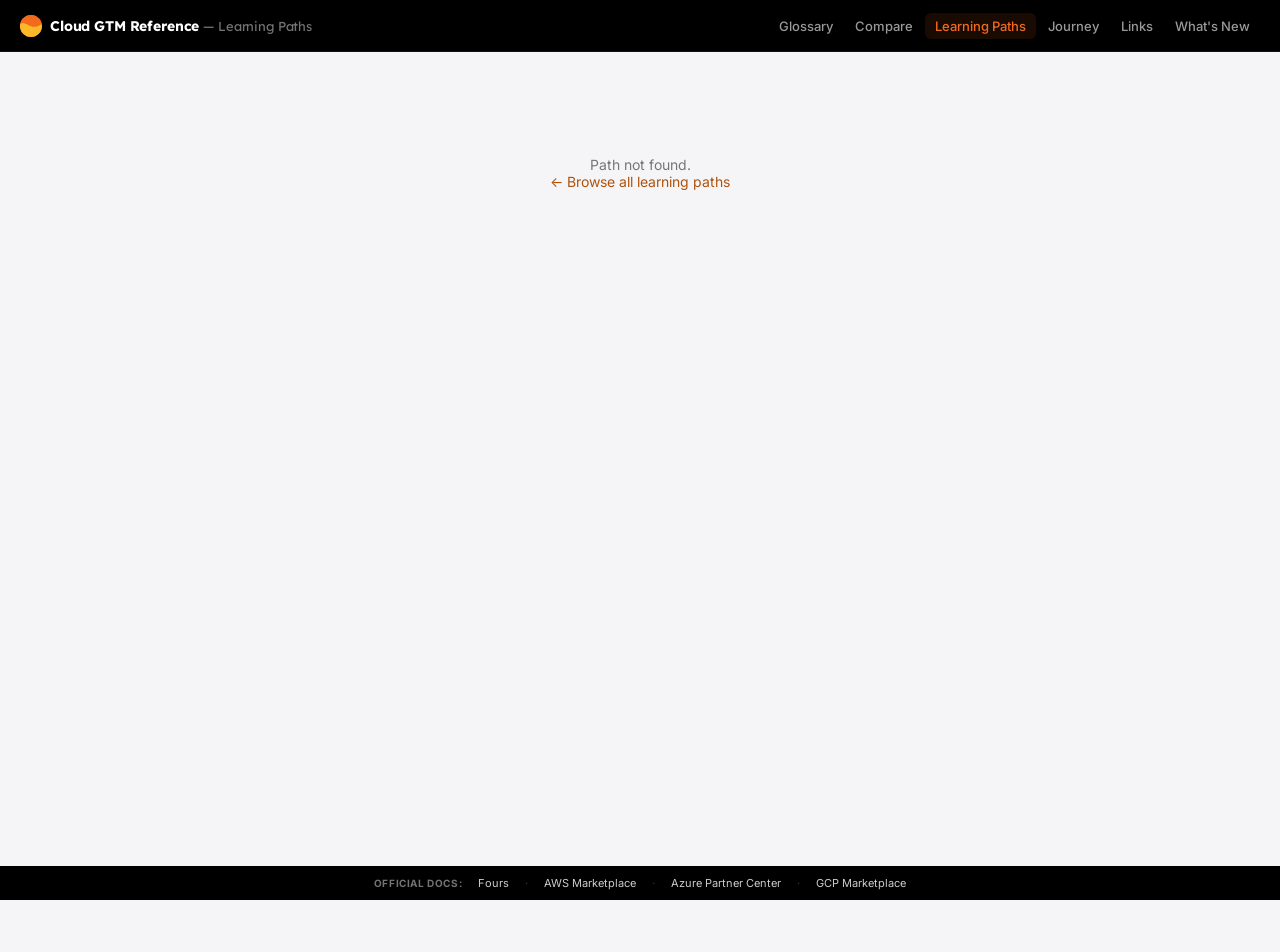
<file: learning-paths/path.html>
<!doctype html>
<html lang="en">
    <head>
        <meta charset="UTF-8" />
        <link rel="icon" type="image/svg+xml" href="../favicon.svg" />
        <meta name="viewport" content="width=device-width, initial-scale=1.0" />
        <title>Cloud GTM Reference — Learning Path</title>
        <meta
            name="description"
            content="Step-by-step Cloud GTM learning path with curated terms, context, and reading sequence. Built for cloud marketplace operators by role."
        />
        <meta
            property="og:title"
            content="Cloud GTM Reference — Learning Path"
        />
        <meta
            property="og:description"
            content="Step-by-step Cloud GTM learning path with curated terms, context, and reading sequence. Built for cloud marketplace operators by role."
        />
        <meta
            property="og:url"
            content="https://gelogabz.github.io/marketplaceglossary-prototype-gelobaring/learning-paths/"
        />
        <meta property="og:type" content="website" />
        <meta property="og:site_name" content="Fours Cloud GTM Reference" />
        <link
            rel="canonical"
            href="https://gelogabz.github.io/marketplaceglossary-prototype-gelobaring/learning-paths/"
        />
        <script type="application/ld+json">
            {
                "@context": "https://schema.org",
                "@type": "WebPage",
                "name": "Cloud GTM Reference — Learning Path",
                "description": "Step-by-step Cloud GTM learning path with curated terms, context, and reading sequence.",
                "url": "https://gelogabz.github.io/marketplaceglossary-prototype-gelobaring/learning-paths/",
                "isPartOf": {
                    "@type": "WebSite",
                    "url": "https://gelogabz.github.io/marketplaceglossary-prototype-gelobaring/",
                    "name": "Fours Cloud GTM Reference"
                }
            }
        </script>
        <link rel="stylesheet" href="../styles.css" />
        <link rel="stylesheet" href="path.css" />
    </head>
    <body>
        <noscript
            ><div
                style="
                    font-family: sans-serif;
                    max-width: 640px;
                    margin: 60px auto;
                    padding: 20px;
                    line-height: 1.6;
                    color: #333;
                "
            >
                <h2 style="margin-top: 0">Fours Cloud GTM Reference</h2>
                <p>
                    This site requires JavaScript. Please enable it in your
                    browser to use the glossary, compare table, learning paths,
                    walkthroughs, and more.
                </p>
                <p>
                    <strong>Pages:</strong>
                    <a
                        href="https://gelogabz.github.io/marketplaceglossary-prototype-gelobaring/"
                        >Glossary</a
                    >
                    ·
                    <a
                        href="https://gelogabz.github.io/marketplaceglossary-prototype-gelobaring/comparison/"
                        >Compare</a
                    >
                    ·
                    <a
                        href="https://gelogabz.github.io/marketplaceglossary-prototype-gelobaring/learning-paths/"
                        >Learning Paths</a
                    >
                    ·
                    <a
                        href="https://gelogabz.github.io/marketplaceglossary-prototype-gelobaring/walkthroughs/"
                        >Walkthroughs</a
                    >
                    ·
                    <a
                        href="https://gelogabz.github.io/marketplaceglossary-prototype-gelobaring/links/"
                        >Links</a
                    >
                    ·
                    <a
                        href="https://gelogabz.github.io/marketplaceglossary-prototype-gelobaring/whats-new/"
                        >What's New</a
                    >
                </p>
            </div></noscript
        >
        <nav class="topnav" aria-label="Site navigation">
            <div class="topnav-inner">
                <a href="../index.html" class="topnav-brand">
                    <svg
                        class="brand-logo"
                        width="22"
                        height="22"
                        viewBox="0 0 100 100"
                        fill="none"
                        xmlns="http://www.w3.org/2000/svg"
                        aria-hidden="true"
                    >
                        <path
                            d="M50 100C77.6142 100 100 77.6143 100 50.0001C100 22.3859 77.6142 9.15527e-05 50 9.15527e-05C22.3858 9.15527e-05 0 22.3859 0 50.0001C0 77.6143 22.3858 100 50 100Z"
                            fill="#F26A1C"
                        />
                        <path
                            d="M99.8033 45.5345C99.4755 41.8309 94.8317 41.8104 91.7517 43.8931C83.7681 49.2919 74.1412 52.4447 63.778 52.4447C53.5715 52.4447 44.0793 49.3865 36.1676 44.1366C27.0941 38.1156 16.0467 33.2802 6.25723 38.0496C5.81757 38.2638 5.37972 38.4812 4.94369 38.7016C2.30106 40.0376 0.45779 42.5849 0.196717 45.5345C0.0664982 47.0057 0 48.4952 0 50.0003C0 77.6145 22.3858 100 50 100C77.6142 100 100 77.6145 100 50.0003C100 48.4952 99.9335 47.0057 99.8033 45.5345Z"
                            fill="#FBB92A"
                        />
                        <path
                            d="M99.7998 45.4001C99.3998 41.8001 94.7998 41.8001 91.7998 43.8001C83.7998 49.2001 74.1998 52.4001 63.7998 52.4001C53.5998 52.4001 44.0998 49.3001 36.1998 44.1001C27.0998 38.1001 15.9998 33.3001 6.2998 38.0001C5.8998 38.2001 5.3998 38.4001 4.9998 38.7001C2.3998 40.0001 0.599805 42.5001 0.299805 45.4001C2.4998 19.9001 23.8998 9.15527e-05 49.9998 9.15527e-05C76.0998 9.15527e-05 97.4998 20.0001 99.7998 45.4001Z"
                            fill="#F26A1C"
                        />
                    </svg>
                    <span class="brand-text"
                        >Cloud GTM Reference<span class="brand-page">
                            — Learning Paths</span
                        ></span
                    >
                </a>
                <div style="flex: 1"></div>
                <div class="topnav-links">
                    <a href="../index.html">Glossary</a>
                    <a href="../comparison/">Compare</a>
                    <a href="index.html" class="current">Learning Paths</a>
                    <a href="../walkthroughs/">Journey</a>
                    <a href="../links/">Links</a>
                    <a href="../whats-new/">What's New</a>
                </div>
            </div>
        </nav>

        <div class="path-outer">
            <div class="path-page" id="pathContent">
                <p style="color: var(--gray-400); font-size: 14px">Loading…</p>
            </div>
        </div>

        <script type="module" src="path.js"></script>
        <script type="module" src="../app/nav.js"></script>

        <div class="docs-bar">
            <span class="docs-bar-label">Official Docs:</span>
            <a
                href="https://doc.fours.com/get-started/"
                target="_blank"
                rel="noopener"
                >Fours</a
            >
            <span class="docs-bar-sep">·</span>
            <a
                href="https://docs.aws.amazon.com/marketplace/"
                target="_blank"
                rel="noopener"
                >AWS Marketplace</a
            >
            <span class="docs-bar-sep">·</span>
            <a
                href="https://learn.microsoft.com/en-us/partner-center/"
                target="_blank"
                rel="noopener"
                >Azure Partner Center</a
            >
            <span class="docs-bar-sep">·</span>
            <a
                href="https://docs.cloud.google.com/marketplace/docs"
                target="_blank"
                rel="noopener"
                >GCP Marketplace</a
            >
        </div>
    </body>
</html>
</file>
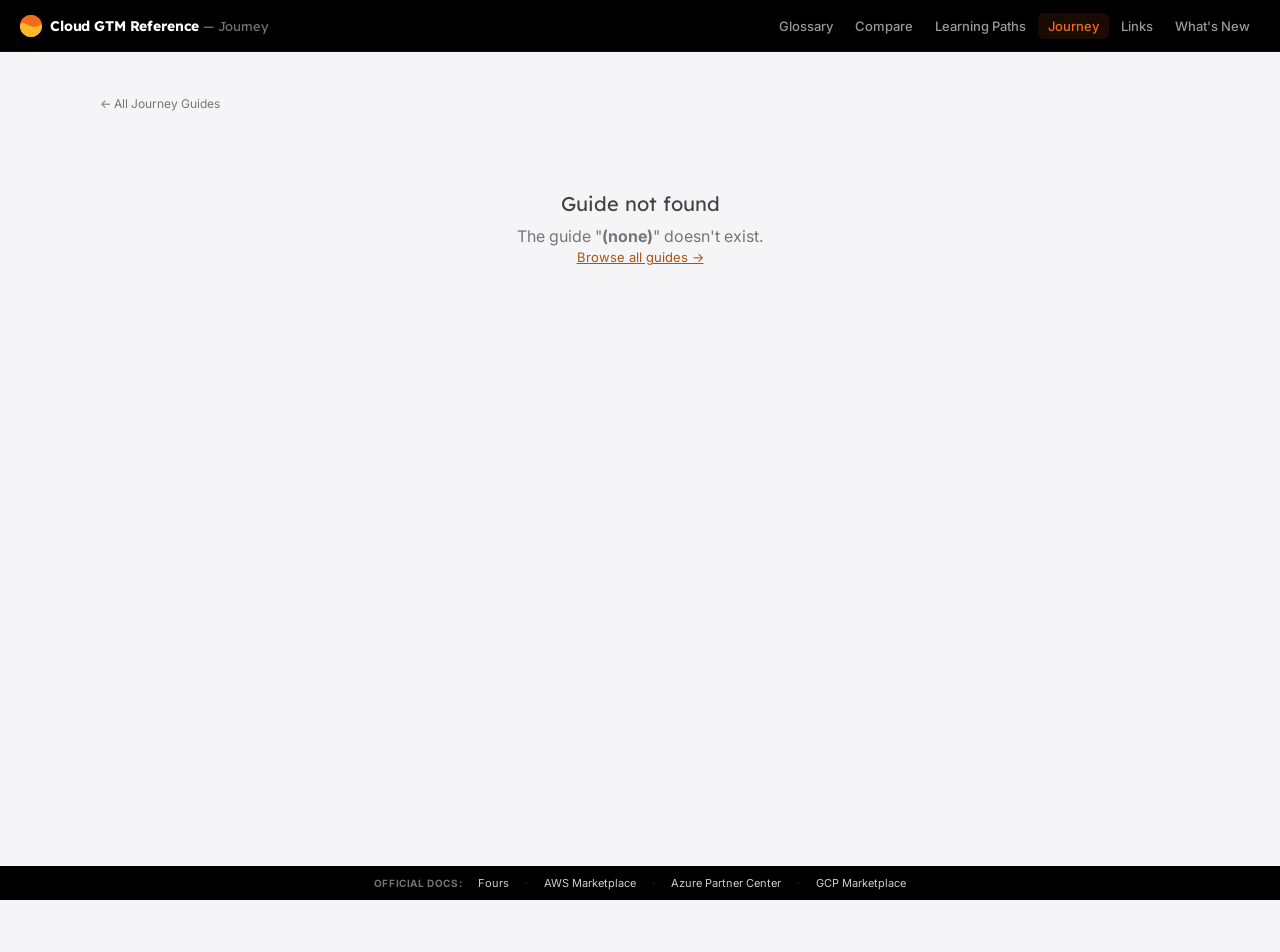
<file: walkthroughs/walkthrough.html>
<!doctype html>
<html lang="en">
    <head>
        <meta charset="UTF-8" />
        <link rel="icon" type="image/svg+xml" href="../favicon.svg" />
        <meta name="viewport" content="width=device-width, initial-scale=1.0" />
        <title>Cloud GTM Reference — Journey Guide</title>
        <meta
            name="description"
            content="Self-serve Fours journey guide with numbered steps, sanity checks, and cross-linked Cloud GTM reference terms."
        />
        <meta
            property="og:title"
            content="Cloud GTM Reference — Journey Guide"
        />
        <meta
            property="og:description"
            content="Self-serve Fours journey guide with numbered steps, sanity checks, and cross-linked Cloud GTM reference terms."
        />
        <meta
            property="og:url"
            content="https://gelogabz.github.io/marketplaceglossary-prototype-gelobaring/walkthroughs/"
        />
        <meta property="og:type" content="website" />
        <meta property="og:site_name" content="Fours Cloud GTM Reference" />
        <link
            rel="canonical"
            href="https://gelogabz.github.io/marketplaceglossary-prototype-gelobaring/walkthroughs/"
        />
        <script type="application/ld+json">
            {
                "@context": "https://schema.org",
                "@type": "WebPage",
                "name": "Cloud GTM Reference — Journey Guide",
                "description": "Self-serve Fours journey guide with numbered steps, sanity checks, and cross-linked reference terms.",
                "url": "https://gelogabz.github.io/marketplaceglossary-prototype-gelobaring/walkthroughs/",
                "isPartOf": {
                    "@type": "WebSite",
                    "url": "https://gelogabz.github.io/marketplaceglossary-prototype-gelobaring/",
                    "name": "Fours Cloud GTM Reference"
                }
            }
        </script>
        <link rel="stylesheet" href="../styles.css" />
        <link rel="stylesheet" href="walkthrough.css" />
    </head>
    <body>
        <noscript
            ><div
                style="
                    font-family: sans-serif;
                    max-width: 640px;
                    margin: 60px auto;
                    padding: 20px;
                    line-height: 1.6;
                    color: #333;
                "
            >
                <h2 style="margin-top: 0">Fours Cloud GTM Reference</h2>
                <p>
                    This site requires JavaScript. Please enable it in your
                    browser to use the glossary, compare table, learning paths,
                    walkthroughs, and more.
                </p>
                <p>
                    <strong>Pages:</strong>
                    <a
                        href="https://gelogabz.github.io/marketplaceglossary-prototype-gelobaring/"
                        >Glossary</a
                    >
                    ·
                    <a
                        href="https://gelogabz.github.io/marketplaceglossary-prototype-gelobaring/comparison/"
                        >Compare</a
                    >
                    ·
                    <a
                        href="https://gelogabz.github.io/marketplaceglossary-prototype-gelobaring/learning-paths/"
                        >Learning Paths</a
                    >
                    ·
                    <a
                        href="https://gelogabz.github.io/marketplaceglossary-prototype-gelobaring/walkthroughs/"
                        >Walkthroughs</a
                    >
                    ·
                    <a
                        href="https://gelogabz.github.io/marketplaceglossary-prototype-gelobaring/links/"
                        >Links</a
                    >
                    ·
                    <a
                        href="https://gelogabz.github.io/marketplaceglossary-prototype-gelobaring/whats-new/"
                        >What's New</a
                    >
                </p>
            </div></noscript
        >
        <nav class="topnav" aria-label="Site navigation">
            <div class="topnav-inner">
                <a href="../index.html" class="topnav-brand">
                    <svg
                        class="brand-logo"
                        width="22"
                        height="22"
                        viewBox="0 0 100 100"
                        fill="none"
                        xmlns="http://www.w3.org/2000/svg"
                        aria-hidden="true"
                    >
                        <path
                            d="M50 100C77.6142 100 100 77.6143 100 50.0001C100 22.3859 77.6142 9.15527e-05 50 9.15527e-05C22.3858 9.15527e-05 0 22.3859 0 50.0001C0 77.6143 22.3858 100 50 100Z"
                            fill="#F26A1C"
                        />
                        <path
                            d="M99.8033 45.5345C99.4755 41.8309 94.8317 41.8104 91.7517 43.8931C83.7681 49.2919 74.1412 52.4447 63.778 52.4447C53.5715 52.4447 44.0793 49.3865 36.1676 44.1366C27.0941 38.1156 16.0467 33.2802 6.25723 38.0496C5.81757 38.2638 5.37972 38.4812 4.94369 38.7016C2.30106 40.0376 0.45779 42.5849 0.196717 45.5345C0.0664982 47.0057 0 48.4952 0 50.0003C0 77.6145 22.3858 100 50 100C77.6142 100 100 77.6145 100 50.0003C100 48.4952 99.9335 47.0057 99.8033 45.5345Z"
                            fill="#FBB92A"
                        />
                        <path
                            d="M99.7998 45.4001C99.3998 41.8001 94.7998 41.8001 91.7998 43.8001C83.7998 49.2001 74.1998 52.4001 63.7998 52.4001C53.5998 52.4001 44.0998 49.3001 36.1998 44.1001C27.0998 38.1001 15.9998 33.3001 6.2998 38.0001C5.8998 38.2001 5.3998 38.4001 4.9998 38.7001C2.3998 40.0001 0.599805 42.5001 0.299805 45.4001C2.4998 19.9001 23.8998 9.15527e-05 49.9998 9.15527e-05C76.0998 9.15527e-05 97.4998 20.0001 99.7998 45.4001Z"
                            fill="#F26A1C"
                        />
                    </svg>
                    <span class="brand-text"
                        >Cloud GTM Reference<span class="brand-page">
                            — Journey</span
                        ></span
                    >
                </a>
                <div style="flex: 1"></div>
                <div class="topnav-links">
                    <a href="../index.html">Glossary</a>
                    <a href="../comparison/">Compare</a>
                    <a href="../learning-paths/">Learning Paths</a>
                    <a href="index.html" class="current">Journey</a>
                    <a href="../links/">Links</a>
                    <a href="../whats-new/">What's New</a>
                </div>
            </div>
        </nav>

        <div class="wt-outer">
            <div class="wt-page" id="wtContent">
                <p style="color: var(--gray-400); font-size: 14px">Loading…</p>
            </div>
        </div>

        <script type="module" src="walkthrough.js"></script>
        <script type="module" src="../app/nav.js"></script>

        <div class="docs-bar">
            <span class="docs-bar-label">Official Docs:</span>
            <a
                href="https://doc.fours.com/get-started/"
                target="_blank"
                rel="noopener"
                >Fours</a
            >
            <span class="docs-bar-sep">·</span>
            <a
                href="https://docs.aws.amazon.com/marketplace/"
                target="_blank"
                rel="noopener"
                >AWS Marketplace</a
            >
            <span class="docs-bar-sep">·</span>
            <a
                href="https://learn.microsoft.com/en-us/partner-center/"
                target="_blank"
                rel="noopener"
                >Azure Partner Center</a
            >
            <span class="docs-bar-sep">·</span>
            <a
                href="https://docs.cloud.google.com/marketplace/docs"
                target="_blank"
                rel="noopener"
                >GCP Marketplace</a
            >
        </div>
    </body>
</html>
</file>
<file: styles.css>
@import url("https://fonts.googleapis.com/css2?family=Inter:wght@400;500;600;700&family=Lexend:wght@600;700&display=swap");

*,
*::before,
*::after {
    box-sizing: border-box;
    margin: 0;
    padding: 0;
}

:root {
    /* brand primary */
    --navy: #000000;
    --orange: #f26a1c;
    --yellow: #fbb92a;
    --white: #ffffff;

    /* brand secondary */
    --purple: #6830ff;
    --lavender: #9c6aff;
    --blue: #4678ee;
    --aqua: #84daff;
    --emerald: #0eac7a;
    --lime: #8dd93d;
    --red: #f4332c;
    --salmon: #f46863;

    /* accessibility / derived */
    --orange-text: #ae530f;

    /* ui grays / surfaces */
    --bg: #f5f5f7;
    --gray-100: #e5e5ea;
    --gray-200: #d1d1d6;
    --gray-400: #767676;
    --gray-500: #888;
    --gray-700: #444;
    --gray-900: #1a1a1a;
    --surface: #f9f9f9;
    --topnav-h: 52px;
    --sidebar-l-w: 220px;
    --sidebar-r-w: 300px;
}

html {
    scroll-behavior: smooth;
}

body {
    font-family:
        "Inter",
        -apple-system,
        BlinkMacSystemFont,
        "Segoe UI",
        Arial,
        sans-serif;
    background: var(--bg);
    color: var(--gray-900);
    min-height: 100vh;
    -webkit-font-smoothing: antialiased;
    padding-bottom: 34px;
}

/* ---- Accessibility -------------------------------------------------------- */

:focus-visible {
    outline: 2px solid var(--orange);
    outline-offset: 2px;
}

.sr-only {
    position: absolute;
    width: 1px;
    height: 1px;
    padding: 0;
    margin: -1px;
    overflow: hidden;
    clip: rect(0, 0, 0, 0);
    white-space: nowrap;
    border: 0;
}

.skip-link {
    position: absolute;
    top: -100%;
    left: 0.75rem;
    z-index: 100;
    padding: 8px 16px;
    background: var(--white);
    color: var(--navy);
    font-size: 14px;
    font-weight: 600;
    font-family: inherit;
    text-decoration: none;
    border-radius: 0 0 8px 8px;
    border: 2px solid var(--orange);
    transition: top 0.1s;
}

.skip-link:focus {
    top: 0;
    outline: none;
}

/* ---- Highlight ------------------------------------------------------------ */

mark {
    background: #ffe58f;
    padding: 0 2px;
    border-radius: 3px;
}

/* ---- Top nav -------------------------------------------------------------- */

.topnav {
    position: fixed;
    top: 0;
    left: 0;
    right: 0;
    height: var(--topnav-h);
    background: var(--navy);
    z-index: 20;
    border-bottom: 1px solid rgba(255, 255, 255, 0.07);
}

.topnav-inner {
    height: 100%;
    display: flex;
    align-items: center;
    gap: 12px;
    padding: 0 1.25rem;
}

.topnav-brand {
    font-family: "Lexend", sans-serif;
    font-weight: 700;
    font-size: 14px;
    color: var(--white);
    text-decoration: none;
    white-space: nowrap;
    flex-shrink: 0;
    letter-spacing: -0.01em;
    display: inline-flex;
    align-items: center;
    gap: 8px;
}

.brand-logo {
    display: block;
    flex-shrink: 0;
}

.topnav-center {
    flex: 1;
    min-width: 0;
    max-width: 560px;
    margin: 0 auto;
    display: flex;
    align-items: center;
    gap: 8px;
}

.sidebar-search-wrap {
    margin-bottom: 10px;
}

.search-bar {
    width: 100%;
    padding: 7px 10px;
    font-size: 13px;
    font-family: inherit;
    border: 1px solid var(--gray-200);
    border-radius: 7px;
    background: var(--bg);
    color: var(--gray-900);
    outline: none;
    -webkit-appearance: none;
    appearance: none;
    transition:
        border-color 0.15s,
        background 0.15s;
}

.search-bar::placeholder {
    color: var(--gray-400);
}

.search-bar:focus {
    border-color: #888;
    background: var(--white);
    box-shadow: 0 0 0 3px rgba(0, 0, 0, 0.05);
}

.topnav-links {
    display: flex;
    align-items: center;
    gap: 2px;
    flex-shrink: 0;
}

.topnav-links a {
    font-size: 13px;
    font-weight: 500;
    color: rgba(255, 255, 255, 0.6);
    text-decoration: none;
    padding: 5px 10px;
    border-radius: 6px;
    transition:
        background 0.12s,
        color 0.12s;
    white-space: nowrap;
}

.topnav-links a:hover {
    background: rgba(255, 255, 255, 0.1);
    color: var(--white);
}

.topnav-links a.current {
    color: var(--orange);
    background: rgba(242, 106, 28, 0.1);
}

.brand-page {
    font-weight: 400;
    color: rgba(255, 255, 255, 0.45);
    font-size: 13px;
}

.reviewed-badge {
    font-size: 11px;
    color: rgba(255, 255, 255, 0.45);
    white-space: nowrap;
}

/* ---- Layout --------------------------------------------------------------- */

.layout {
    margin-top: var(--topnav-h);
    display: flex;
    align-items: flex-start;
    min-height: calc(100vh - var(--topnav-h));
}

/* ---- Sidebar left --------------------------------------------------------- */

.sidebar-left {
    width: var(--sidebar-l-w);
    flex-shrink: 0;
    position: sticky;
    top: var(--topnav-h);
    height: calc(100vh - var(--topnav-h) - 34px);
    overflow-y: auto;
    background: var(--white);
    border-right: 1px solid var(--gray-100);
    padding: 1.25rem 0.875rem;
    scrollbar-width: thin;
    scrollbar-color: var(--gray-200) transparent;
}

.sidebar-nav {
    display: flex;
    flex-direction: column;
    gap: 1px;
}

.sidebar-all-btn {
    width: 100%;
    text-align: left;
    padding: 7px 10px;
    border-radius: 6px;
    border: none;
    background: transparent;
    font-family: inherit;
    font-size: 13px;
    font-weight: 500;
    color: var(--gray-700);
    cursor: pointer;
    transition:
        background 0.12s,
        color 0.12s;
    margin-bottom: 2px;
}

.sidebar-all-btn:hover {
    background: var(--bg);
}

.sidebar-all-btn.active {
    background: #fef3eb;
    color: var(--orange-text);
    font-weight: 600;
}

.sidebar-group {
    margin-top: 14px;
}

.sidebar-group-label {
    font-size: 10px;
    font-weight: 700;
    text-transform: uppercase;
    letter-spacing: 0.08em;
    color: var(--gray-400);
    padding: 0 10px;
    margin-bottom: 3px;
}

.sidebar-tag-btn {
    display: block;
    width: 100%;
    text-align: left;
    padding: 6px 10px;
    border-radius: 6px;
    border: none;
    background: transparent;
    font-family: inherit;
    font-size: 13px;
    font-weight: 500;
    color: var(--gray-700);
    cursor: pointer;
    transition:
        background 0.12s,
        color 0.12s;
}

.sidebar-tag-btn:hover {
    background: var(--bg);
}

.sidebar-tag-btn.active {
    background: #fef3eb;
    color: var(--orange-text);
    font-weight: 600;
}

.sidebar-clear-btn {
    display: block;
    width: 100%;
    text-align: left;
    padding: 7px 10px;
    border-radius: 6px;
    border: none;
    background: transparent;
    font-family: inherit;
    font-size: 12px;
    font-weight: 500;
    color: #c0392b;
    cursor: pointer;
    margin-top: 16px;
    visibility: hidden;
    opacity: 0;
    pointer-events: none;
    transition: opacity 0.15s;
}

.sidebar-clear-btn.visible {
    visibility: visible;
    opacity: 1;
    pointer-events: auto;
}

.sidebar-clear-btn:hover {
    background: #fff5f5;
}

.sidebar-lp-link {
    display: block;
    font-size: 12px;
    font-weight: 500;
    color: var(--gray-500);
    text-decoration: none;
    padding: 7px 10px;
    border-radius: 7px;
    margin-top: 8px;
    transition:
        color 0.12s,
        background 0.12s;
}

.sidebar-lp-link:hover {
    background: var(--bg);
    color: var(--orange-text);
}

/* ---- Content main --------------------------------------------------------- */

.content-main {
    flex: 1;
    min-width: 0;
    display: flex;
    flex-direction: column;
}

.alpha-nav {
    background: var(--white);
    border-bottom: 1px solid var(--gray-100);
    padding: 0.5rem 1.5rem;
    position: sticky;
    top: var(--topnav-h);
    z-index: 9;
}

.alpha-nav-inner {
    display: flex;
    flex-wrap: wrap;
    gap: 4px;
}

.alpha-link {
    font-size: 12px;
    font-weight: 500;
    padding: 4px 7px;
    border-radius: 5px;
    color: var(--gray-500);
    text-decoration: none;
    cursor: pointer;
    transition:
        background 0.12s,
        color 0.12s;
}

.alpha-link:hover {
    background: var(--bg);
    color: var(--gray-900);
}

.alpha-link.active {
    background: var(--navy);
    color: var(--white);
}

.content-body {
    padding: 1.25rem 1.5rem 3rem;
}

.count {
    font-size: 13px;
    color: var(--gray-400);
    margin-bottom: 0.75rem;
}

/* ---- Section headers ------------------------------------------------------ */

.alpha-header {
    font-size: 11px;
    font-weight: 700;
    color: var(--gray-400);
    text-transform: uppercase;
    letter-spacing: 1px;
    padding: 1rem 0 0.4rem;
    border-top: 1px solid var(--gray-100);
    margin-top: 0.5rem;
}

.alpha-first {
    border-top: none;
    margin-top: 0;
}

/* ---- Difficulty badges ---------------------------------------------------- */

.difficulty-badge {
    font-size: 10px;
    font-weight: 600;
    padding: 2px 7px;
    border-radius: 99px;
    white-space: nowrap;
    flex-shrink: 0;
    text-transform: capitalize;
}

.d-beginner {
    background: #e3f8f1;
    color: #088a60;
}
.d-intermediate {
    background: #fff3e0;
    color: var(--orange-text);
}
.d-advanced {
    background: #ede9ff;
    color: #5020cc;
}

/* ---- Learning path level badges ------------------------------------------- */

.level-badge {
    font-size: 10px;
    font-weight: 700;
    padding: 3px 8px;
    border-radius: 99px;
    white-space: nowrap;
    flex-shrink: 0;
    text-transform: capitalize;
}

.l-beginner {
    background: #e3f8f1;
    color: #088a60;
}
.l-intermediate {
    background: #fff3e0;
    color: var(--orange-text);
}
.l-advanced {
    background: #ede9ff;
    color: #5020cc;
}

/* ---- Card header ---------------------------------------------------------- */

.card-header {
    display: flex;
    justify-content: space-between;
    align-items: flex-start;
    gap: 10px;
    margin-bottom: 5px;
}

/* ---- Term cards ----------------------------------------------------------- */

.term-card {
    background: var(--white);
    border: 1px solid var(--gray-100);
    border-left: 3px solid transparent;
    border-radius: 10px;
    padding: 1rem 1.25rem;
    margin-bottom: 8px;
    cursor: pointer;
    transition:
        border-color 0.12s,
        box-shadow 0.12s,
        transform 0.12s,
        opacity 0.12s,
        filter 0.12s;
}

.term-card:hover {
    border-color: var(--gray-200);
    border-left-color: var(--orange);
    box-shadow: 0 2px 8px rgba(0, 0, 0, 0.06);
}

.term-card.active {
    border-left-color: var(--orange);
    border-color: #fcd9bc;
    background: #fffcfa;
    box-shadow: 0 2px 10px rgba(242, 106, 28, 0.08);
}

.term-card.best-match {
    box-shadow:
        0 0 0 2px var(--navy),
        0 10px 30px rgba(0, 0, 0, 0.12);
    transform: scale(1.01);
}

.term-card.dimmed {
    opacity: 0.4;
}

.term-name {
    font-family: "Lexend", sans-serif;
    font-size: 15px;
    font-weight: 700;
    color: var(--gray-900);
    letter-spacing: -0.01em;
    margin-bottom: 5px;
}

.term-def {
    font-size: 14px;
    color: var(--gray-700);
    line-height: 1.7;
}

.alias {
    font-size: 12px;
    color: var(--gray-400);
    margin-top: 6px;
    font-style: italic;
}

.alias .alias-link {
    color: var(--gray-500);
    text-decoration: underline;
    text-decoration-style: dotted;
    text-decoration-color: var(--gray-400);
    font-style: italic;
}

.alias .alias-link:hover {
    color: var(--gray-900);
    text-decoration-style: solid;
}

/* ---- Tags ----------------------------------------------------------------- */

.tags {
    display: flex;
    gap: 4px;
    flex-wrap: wrap;
    padding-top: 8px;
}

.tag {
    appearance: none;
    -webkit-appearance: none;
    font-size: 11px;
    font-weight: 600;
    font-family: inherit;
    padding: 2px 8px;
    border: none;
    border-radius: 10px;
    white-space: nowrap;
    cursor: pointer;
    letter-spacing: 0.02em;
    transition: opacity 0.1s;
}

.tag:hover {
    opacity: 0.8;
}

.tag.tag-active {
    outline: 2px solid var(--gray-900);
    outline-offset: 1px;
}

/* Tag colors are injected dynamically from data/tags.js via injectTagStyles() */

/* ---- Empty state ---------------------------------------------------------- */

/* ---- Glossary hero --------------------------------------------------------- */

.glossary-hero {
    margin-top: var(--topnav-h);
    background: var(--white);
    border-bottom: 1px solid var(--gray-100);
    padding: 3rem 2rem 2.5rem;
    text-align: center;
}

.glossary-hero + .layout {
    margin-top: 0;
}

@media (max-width: 767px) {
    .glossary-hero + .layout {
        margin-top: var(--topnav-h);
    }
}

.glossary-hero-eyebrow {
    font-family: "Inter", sans-serif;
    font-size: 12px;
    font-weight: 600;
    text-transform: uppercase;
    letter-spacing: 0.08em;
    color: var(--orange-text);
    margin-bottom: 0.5rem;
}

.glossary-hero-title {
    font-family: "Lexend", sans-serif;
    font-size: clamp(1.5rem, 3vw, 2rem);
    font-weight: 700;
    color: var(--gray-900);
    letter-spacing: -0.03em;
    margin: 0 0 0.75rem;
    line-height: 1.2;
}

.glossary-hero-sub {
    font-family: "Inter", sans-serif;
    font-size: 15px;
    color: var(--gray-700);
    line-height: 1.65;
    max-width: 540px;
    margin: 0 auto;
}

.glossary-hero.hidden {
    display: none;
}

/* ---- No results ------------------------------------------------------------ */

.no-results {
    text-align: center;
    padding: 3rem;
    color: var(--gray-400);
    font-size: 14px;
}

.no-results-clear-btn {
    display: inline-block;
    margin-top: 12px;
    padding: 6px 14px;
    font-size: 13px;
    font-weight: 500;
    font-family: inherit;
    color: var(--orange-text);
    background: none;
    border: 1px solid rgba(174, 83, 15, 0.3);
    border-radius: 6px;
    cursor: pointer;
    transition: background 0.12s;
}

.no-results-clear-btn:hover {
    background: rgba(242, 106, 28, 0.07);
}

/* ---- Right sidebar -------------------------------------------------------- */

.sidebar-right {
    width: 0;
    flex-shrink: 0;
    overflow: hidden;
    position: sticky;
    top: var(--topnav-h);
    height: calc(100vh - var(--topnav-h) - 34px);
    transition: width 0.25s cubic-bezier(0.4, 0, 0.2, 1);
}

.sidebar-right.open {
    width: var(--sidebar-r-w);
}

.sidebar-right-inner {
    width: var(--sidebar-r-w);
    height: 100%;
    overflow-y: auto;
    border-left: 1px solid var(--gray-100);
    background: var(--white);
    scrollbar-width: thin;
    scrollbar-color: var(--gray-200) transparent;
}

/* ---- Detail view ---------------------------------------------------------- */

.detail-view {
    padding: 1.25rem;
}

.sr-close-row {
    display: flex;
    justify-content: flex-end;
    margin-bottom: 1rem;
}

.close-btn {
    appearance: none;
    -webkit-appearance: none;
    background: none;
    border: 1px solid var(--gray-200);
    border-radius: 6px;
    width: 28px;
    height: 28px;
    cursor: pointer;
    font-size: 12px;
    color: var(--gray-500);
    display: flex;
    align-items: center;
    justify-content: center;
    font-family: inherit;
    transition:
        background 0.1s,
        color 0.1s;
}

.close-btn:hover {
    background: var(--bg);
    color: var(--gray-900);
}

.sr-name {
    font-family: "Lexend", sans-serif;
    font-size: 15px;
    font-weight: 700;
    color: var(--gray-900);
    letter-spacing: -0.02em;
    line-height: 1.35;
    margin-bottom: 8px;
}

.sr-meta {
    display: flex;
    align-items: center;
    gap: 5px;
    flex-wrap: wrap;
    margin-bottom: 14px;
}

.detail-tag {
    font-size: 11px;
    font-weight: 600;
    padding: 2px 8px;
    border-radius: 10px;
    white-space: nowrap;
    letter-spacing: 0.02em;
}

.sr-def {
    font-size: 13px;
    color: var(--gray-700);
    line-height: 1.75;
    margin-bottom: 16px;
    padding-bottom: 16px;
    border-bottom: 1px solid var(--gray-100);
}

.sr-section {
    margin-bottom: 16px;
}

.sr-section-title {
    font-size: 10px;
    font-weight: 700;
    text-transform: uppercase;
    letter-spacing: 0.08em;
    color: var(--gray-400);
    margin-bottom: 7px;
}

.sr-section-divider {
    height: 1px;
    background: var(--gray-100);
    margin: 4px 0 16px;
}

/* ---- Chips ---------------------------------------------------------------- */

.chips {
    display: flex;
    flex-wrap: wrap;
    gap: 5px;
}

.chip {
    font-size: 11px;
    font-weight: 500;
    padding: 3px 9px;
    background: var(--bg);
    border: 1px solid var(--gray-100);
    border-radius: 99px;
    color: var(--gray-700);
    white-space: nowrap;
}

.chip-link {
    text-decoration: none;
    cursor: pointer;
    transition:
        background 0.1s,
        border-color 0.1s,
        color 0.1s;
}

.chip-link:hover {
    background: #fff9f5;
    border-color: #fcd9bc;
    color: var(--orange-text);
}

/* ---- Platform availability ------------------------------------------------ */

.platform-row {
    display: flex;
    gap: 5px;
    flex-wrap: wrap;
    margin-bottom: 6px;
}

.pbadge {
    font-size: 10px;
    font-weight: 700;
    padding: 3px 7px;
    border-radius: 5px;
    letter-spacing: 0.04em;
    white-space: nowrap;
}

.pb-aws {
    background: #fff3cd;
    color: #7d5a00;
}
.pb-azure {
    background: #cce5ff;
    color: #004085;
}
.pb-gcp {
    background: #d4edda;
    color: #155724;
}
.pb-snowflake {
    background: #d6eaf8;
    color: #1a5276;
}
.pb-alibaba {
    background: #ffe0b2;
    color: #bf360c;
}
.pb-oracle {
    background: #fbdad6;
    color: #8c231a;
}
.pb-off {
    background: #f5f5f5;
    color: #636363;
    text-decoration: line-through;
}
.pb-agnostic {
    background: var(--bg);
    color: var(--gray-400);
    border: 1px solid var(--gray-200);
}

.platform-notes {
    font-size: 11px;
    color: var(--gray-500);
    line-height: 1.55;
    margin-top: 6px;
    font-style: italic;
}

/* ---- Detail use cases ----------------------------------------------------- */

.use-cases {
    list-style: none;
    padding: 0;
    margin: 0;
    display: flex;
    flex-direction: column;
    gap: 5px;
}

.use-cases li {
    font-size: 12px;
    color: var(--gray-700);
    line-height: 1.5;
    padding-left: 16px;
    position: relative;
}

.use-cases li::before {
    content: "→";
    position: absolute;
    left: 0;
    color: var(--orange-text);
    font-size: 11px;
}

/* ---- Context chips -------------------------------------------------------- */

.chip-context {
    background: #fff9f5;
    border-color: #fcd9bc;
    color: var(--orange-text);
}

/* ---- Detail source link --------------------------------------------------- */

.sr-source-link {
    font-size: 11px;
    color: var(--gray-400);
    text-decoration: none;
    transition: color 0.1s;
}

.sr-source-link:hover {
    color: var(--gray-700);
    text-decoration: underline;
}

.detail-actions {
    display: flex;
    gap: 8px;
    align-items: center;
    flex-wrap: wrap;
}

.detail-copy-btn {
    appearance: none;
    -webkit-appearance: none;
    font-size: 11px;
    padding: 4px 9px;
    border-radius: 5px;
    cursor: pointer;
    display: inline-flex;
    align-items: center;
    gap: 3px;
    background: var(--surface);
    border: 1px solid var(--gray-100);
    color: var(--gray-700);
    font-family: inherit;
    transition:
        background 0.12s,
        color 0.12s;
}

.detail-copy-btn:hover {
    background: var(--gray-100);
    color: var(--gray-900);
}

/* ---- Back to top ---------------------------------------------------------- */

.back-to-top {
    position: fixed;
    bottom: calc(34px + 12px);
    right: 20px;
    background: var(--navy);
    color: var(--white);
    border: none;
    padding: 8px 12px;
    border-radius: 8px;
    cursor: pointer;
    display: none;
    font-size: 13px;
    font-family: inherit;
    z-index: 15;
    transition: background 0.15s;
}

.back-to-top:hover {
    background: #1a1a1a;
}

/* ---- Elements hidden on desktop, shown via mobile media query ------------- */

.nav-hamburger {
    display: none;
}

.nav-dropdown {
    display: none;
}

.search-toggle-btn {
    display: none;
}

/* ---- Responsive ----------------------------------------------------------- */

@media (max-width: 767px) {
    .glossary-hero {
        display: none;
    }

    /* Stack layout vertically so search strip sits above content */
    .layout {
        flex-direction: column;
    }

    /* Sidebar becomes a full-width search-only strip */
    .sidebar-left {
        width: 100%;
        height: auto;
        position: static;
        border-right: none;
        border-bottom: 1px solid var(--gray-100);
        padding: 10px 1rem;
        overflow: visible;
        flex-shrink: 0;
    }

    /* Hide everything in sidebar except the search input */
    .sidebar-left .sidebar-nav > *:not(.sidebar-search-wrap) {
        display: none;
    }

    .sidebar-right {
        display: none;
    }

    .reviewed-badge {
        display: none;
    }

    .topnav-links {
        display: none;
    }

    .content-body {
        padding: 1rem 1rem 3rem;
    }

    .alpha-nav {
        display: none;
    }

    .back-to-top {
        padding: 11px 16px;
    }

    .topnav-center {
        justify-content: flex-end;
    }

    /* Hamburger button */
    .nav-hamburger {
        display: inline-flex;
        align-items: center;
        justify-content: center;
        width: 34px;
        height: 34px;
        border-radius: 8px;
        border: 1px solid rgba(255, 255, 255, 0.15);
        background: rgba(255, 255, 255, 0.08);
        color: rgba(255, 255, 255, 0.7);
        cursor: pointer;
        flex-shrink: 0;
        margin-left: auto;
        transition:
            background 0.12s,
            color 0.12s;
    }

    .nav-hamburger:hover,
    .nav-hamburger[aria-expanded="true"] {
        background: rgba(255, 255, 255, 0.13);
        color: var(--white);
    }

    /* Nav dropdown panel */
    .nav-dropdown {
        position: fixed;
        top: var(--topnav-h);
        left: 0;
        right: 0;
        background: var(--navy);
        border-bottom: 1px solid rgba(255, 255, 255, 0.1);
        z-index: 19;
        display: flex;
        flex-direction: column;
    }

    .nav-dropdown[hidden] {
        display: none;
    }

    .nav-dropdown a {
        display: block;
        padding: 13px 1.25rem;
        font-size: 15px;
        font-weight: 500;
        color: rgba(255, 255, 255, 0.7);
        text-decoration: none;
        border-bottom: 1px solid rgba(255, 255, 255, 0.06);
        transition:
            background 0.12s,
            color 0.12s;
    }

    .nav-dropdown a:last-child {
        border-bottom: none;
    }

    .nav-dropdown a:hover {
        background: rgba(255, 255, 255, 0.07);
        color: var(--white);
    }

    .nav-dropdown a.current {
        color: var(--orange);
    }

    /* Hide hamburger when search is open (search takes full topnav) */
    .topnav.search-open .nav-hamburger {
        display: none;
    }
}

@media (max-width: 480px) {
    .brand-text {
        display: none;
    }

    .alpha-link {
        padding: 3px 5px;
        font-size: 11px;
    }
}

/* ---- Card expand hint ----------------------------------------------------- */

.card-expand-hint {
    font-size: 11px;
    color: var(--gray-400);
    margin-top: 8px;
    transition: color 0.12s;
}

.term-card:hover .card-expand-hint {
    color: var(--orange-text);
}

/* ---- Term accordion (mobile inline detail) -------------------------------- */

.term-card--expanded {
    border-bottom-left-radius: 0;
    border-bottom-right-radius: 0;
    border-bottom-color: transparent;
    border-left-color: var(--orange);
    border-color: #fcd9bc;
    margin-bottom: 0;
}

.term-accordion {
    background: var(--white);
    border: 1px solid #fcd9bc;
    border-top: none;
    border-bottom-left-radius: 10px;
    border-bottom-right-radius: 10px;
    margin-bottom: 8px;
}

.term-accordion .detail-view {
    padding: 1.25rem;
}

.term-accordion .sr-close-row {
    justify-content: flex-start;
    margin-bottom: 0.75rem;
}

/* ---- Inline term detail (learning path pages) ----------------------------- */

.inline-term {
    background: var(--white);
    border: 1px solid var(--gray-100);
    border-radius: 10px;
    padding: 1.5rem;
}

.it-name {
    font-family: "Lexend", sans-serif;
    font-size: 17px;
    font-weight: 700;
    color: var(--gray-900);
    letter-spacing: -0.02em;
    margin-bottom: 8px;
}

.it-meta {
    display: flex;
    flex-wrap: wrap;
    align-items: center;
    gap: 6px;
    margin-bottom: 14px;
}

.it-def {
    font-size: 14px;
    color: var(--gray-700);
    line-height: 1.72;
    margin-bottom: 1rem;
    padding-bottom: 1rem;
    overflow-wrap: anywhere;
    border-bottom: 1px solid var(--gray-100);
}

.it-actions {
    display: flex;
    align-items: center;
    gap: 14px;
    flex-wrap: wrap;
}

.it-copy-btn {
    appearance: none;
    border: none;
    background: none;
    font-family: inherit;
    font-size: 12px;
    color: var(--gray-400);
    cursor: pointer;
    padding: 0;
    transition: color 0.12s;
}

.it-copy-btn:hover {
    color: var(--orange-text);
}

.it-source {
    font-size: 12px;
    color: var(--orange-text);
    text-decoration: none;
}

.it-source:hover {
    text-decoration: underline;
}

.it-glossary-link {
    font-size: 12px;
    color: var(--gray-400);
    text-decoration: none;
    margin-left: auto;
}

.it-glossary-link:hover {
    color: var(--orange-text);
}

/* ---- Phase-flow diagram (Journey hub + guide pages) ------------------------ */

.wt-flow {
    display: flex;
    flex-wrap: wrap;
    align-items: center;
    gap: 10px;
    margin: 1rem 0;
}

.wt-flow-stage {
    display: flex;
    flex: 1 1 0;
    flex-direction: column;
    align-items: center;
    justify-content: center;
    gap: 8px;
    background: var(--white);
    border: 1.5px solid var(--gray-200);
    border-radius: 8px;
    padding: 12px 16px;
    min-width: 100px;
}

.wt-flow-icon {
    width: 30px;
    height: 30px;
    border-radius: 50%;
    background: #fff3e0;
    color: var(--orange-text);
    display: flex;
    align-items: center;
    justify-content: center;
    flex-shrink: 0;
}

.wt-flow-svg {
    width: 17px;
    height: 17px;
}

.wt-flow-label {
    font-size: 12px;
    font-weight: 600;
    color: var(--gray-900);
    text-align: center;
    white-space: nowrap;
}

.wt-flow-arrow {
    flex: 0 0 auto;
    color: var(--orange);
    font-size: 16px;
    font-weight: 700;
}

.wt-flow-stage--cluster {
    background: var(--bg);
    border-style: dashed;
    padding: 10px 14px;
}

.wt-flow-cluster {
    display: flex;
    flex-wrap: wrap;
    justify-content: center;
    gap: 6px;
}

.wt-flow-chip {
    font-size: 11px;
    font-weight: 600;
    color: var(--orange-text);
    background: #fff3e0;
    border-radius: 99px;
    padding: 3px 10px;
    white-space: nowrap;
}

@media (max-width: 767px) {
    .wt-flow {
        gap: 8px;
    }
    .wt-flow-label {
        font-size: 11px;
    }
}

/* ---- Docs bar (fixed official sources strip) ------------------------------ */

.docs-bar {
    position: fixed;
    bottom: 0;
    left: 0;
    right: 0;
    height: 34px;
    background: var(--navy);
    z-index: 50;
    display: flex;
    align-items: center;
    justify-content: center;
    gap: 16px;
    padding: 0 1.5rem;
    font-size: 11px;
}

.docs-bar-label {
    font-size: 10px;
    font-weight: 700;
    text-transform: uppercase;
    letter-spacing: 0.06em;
    color: rgba(255, 255, 255, 0.45);
    white-space: nowrap;
}

.docs-bar a {
    color: rgba(255, 255, 255, 0.8);
    text-decoration: none;
    white-space: nowrap;
    transition: color 0.12s;
}

.docs-bar a:hover {
    color: var(--yellow);
}

.docs-bar-sep {
    color: rgba(255, 255, 255, 0.2);
}

/* ---- Filter toggle button ------------------------------------------------- */

.filter-toggle-btn {
    flex-shrink: 0;
    display: inline-flex;
    align-items: center;
    gap: 6px;
    padding: 5px 11px;
    background: rgba(255, 255, 255, 0.08);
    border: 1px solid rgba(255, 255, 255, 0.18);
    border-radius: 6px;
    color: rgba(255, 255, 255, 0.7);
    font-size: 12px;
    font-weight: 500;
    font-family: inherit;
    cursor: pointer;
    white-space: nowrap;
    transition:
        background 0.12s,
        color 0.12s,
        border-color 0.12s;
}

.filter-toggle-btn:hover {
    background: rgba(255, 255, 255, 0.13);
    color: var(--white);
}

.filter-toggle-btn--active {
    background: rgba(242, 106, 28, 0.18);
    border-color: rgba(242, 106, 28, 0.45);
    color: #f5a06a;
}

.filter-badge {
    background: var(--orange);
    color: var(--white);
    border-radius: 10px;
    font-size: 10px;
    font-weight: 700;
    padding: 1px 5px;
    line-height: 1.4;
}

/* ---- Filter modal --------------------------------------------------------- */

.filter-modal-backdrop {
    position: fixed;
    inset: 0;
    top: var(--topnav-h);
    background: rgba(0, 0, 0, 0.18);
    z-index: 500;
}

.filter-modal {
    position: fixed;
    top: var(--topnav-h);
    left: 50%;
    transform: translateX(-50%);
    width: min(560px, calc(100vw - 2rem));
    max-height: calc(100vh - var(--topnav-h) - 2rem);
    background: var(--white);
    border-radius: 0 0 12px 12px;
    box-shadow: 0 8px 40px rgba(0, 0, 0, 0.14);
    z-index: 501;
    display: none;
    flex-direction: column;
    overflow: hidden;
}

@keyframes modal-slide-in {
    from {
        opacity: 0;
        transform: translateX(-50%) translateY(-6px);
    }
    to {
        opacity: 1;
        transform: translateX(-50%) translateY(0);
    }
}

@keyframes backdrop-fade-in {
    from {
        opacity: 0;
    }
    to {
        opacity: 1;
    }
}

.filter-modal:not([hidden]) {
    display: flex;
    animation: modal-slide-in 0.15s ease-out;
}

.filter-modal-backdrop:not([hidden]) {
    display: block;
    animation: backdrop-fade-in 0.15s ease-out;
}

.filter-modal-header {
    display: flex;
    align-items: center;
    justify-content: space-between;
    padding: 14px 16px 12px;
    border-bottom: 1px solid var(--gray-100);
    flex-shrink: 0;
}

.filter-modal-title {
    font-family: "Lexend", sans-serif;
    font-size: 14px;
    font-weight: 700;
    color: var(--gray-900);
}

.filter-modal-close {
    background: none;
    border: none;
    cursor: pointer;
    color: var(--gray-400);
    font-size: 14px;
    padding: 4px 6px;
    border-radius: 4px;
    font-family: inherit;
    transition:
        background 0.12s,
        color 0.12s;
}

.filter-modal-close:hover {
    background: var(--gray-100);
    color: var(--gray-900);
}

.filter-modal-search-wrap {
    padding: 10px 16px;
    border-bottom: 1px solid var(--gray-100);
    flex-shrink: 0;
}

.filter-modal-search {
    width: 100%;
    padding: 7px 10px;
    border: 1.5px solid var(--gray-200);
    border-radius: 6px;
    font-size: 13px;
    box-sizing: border-box;
    font-family: inherit;
    color: var(--gray-900);
    background: var(--bg);
    transition: border-color 0.12s;
}

.filter-modal-search:focus-visible {
    border-color: var(--orange);
    outline: 2px solid var(--orange);
    outline-offset: 2px;
}

.filter-modal-body {
    overflow-y: auto;
    padding: 14px 16px;
    flex: 1;
}

.filter-modal-section {
    margin-bottom: 18px;
}

.filter-modal-section:last-child {
    margin-bottom: 0;
}

.filter-modal-section-label {
    font-size: 10px;
    font-weight: 700;
    text-transform: uppercase;
    letter-spacing: 0.07em;
    color: var(--gray-400);
    margin: 0 0 8px;
}

.filter-modal-chips {
    display: flex;
    flex-wrap: wrap;
    gap: 6px;
}

.filter-chip {
    font-size: 12px;
    font-family: inherit;
    font-weight: 500;
    padding: 5px 13px;
    min-height: 44px;
    display: inline-flex;
    align-items: center;
    border-radius: 20px;
    border: 1.5px solid var(--gray-200);
    background: var(--white);
    color: var(--gray-700);
    cursor: pointer;
    white-space: nowrap;
    transition:
        background 0.12s,
        border-color 0.12s,
        color 0.12s;
}

.filter-chip:hover {
    border-color: var(--orange);
    color: var(--orange-text);
}

.filter-chip.active {
    background: #fff3ea;
    border-color: var(--orange);
    color: var(--orange-text);
    font-weight: 600;
}

.filter-modal-footer {
    padding: 10px 16px;
    border-top: 1px solid var(--gray-100);
    flex-shrink: 0;
}

.filter-modal-clear {
    font-size: 12px;
    font-family: inherit;
    color: var(--gray-400);
    background: none;
    border: none;
    cursor: pointer;
    padding: 4px 0;
    transition: color 0.12s;
}

.filter-modal-clear:hover {
    color: var(--gray-700);
}

/* ---- Docs bar mobile fix -------------------------------------------------- */

@media (max-width: 600px) {
    .docs-bar {
        justify-content: flex-start;
        overflow-x: auto;
        -webkit-overflow-scrolling: touch;
        -ms-overflow-style: none;
        scrollbar-width: none;
        gap: 12px;
        padding: 0 1rem;
    }

    .docs-bar::-webkit-scrollbar {
        display: none;
    }

    .docs-bar-label {
        display: none;
    }
}

/* ---- Print ---------------------------------------------------------------- */

@media print {
    .topnav,
    .sidebar-left,
    .sidebar-right,
    .back-to-top,
    .alpha-nav,
    .docs-bar,
    .filter-modal,
    .filter-modal-backdrop {
        display: none;
    }

    .layout {
        margin-top: 0;
    }

    .term-card {
        break-inside: avoid;
    }
}

/* ---- Walkthrough category badges (shared across hub + detail pages) ------- */

.wt-cat-badge {
    font-size: 10px;
    font-weight: 700;
    padding: 3px 8px;
    border-radius: 99px;
    white-space: nowrap;
    text-transform: capitalize;
}

.cat-kickoff {
    background: #f0f0f7;
    color: #2d2059;
}
.cat-integrations {
    background: #e8f4fd;
    color: #1a6fa8;
}
.cat-listings {
    background: #e3f8f1;
    color: #088a60;
}
.cat-cosell {
    background: #fff3e0;
    color: var(--orange-text);
}
.cat-cpq {
    background: #ede9ff;
    color: #5020cc;
}
.cat-go-live {
    background: #e8f5e9;
    color: #2e7d32;
}
.cat-operations {
    background: #fce4ec;
    color: #c62828;
}
/* legacy aliases kept for backward compatibility */
.cat-setup {
    background: #e8f4fd;
    color: #1a6fa8;
}
.cat-integration {
    background: #ede9ff;
    color: #5020cc;
}
.cat-offers {
    background: #e3f8f1;
    color: #088a60;
}
.cat-onboarding {
    background: #fff8e1;
    color: #8a6000;
}
</file>
<file: comparison/comparison.css>
/* ---- Page shell ---- */

.compare-hero {
    margin-top: var(--topnav-h);
    background: #fff;
    padding: 3rem 1.5rem 2rem;
    border-bottom: 1px solid #e8e8ec;
    text-align: center;
}

.compare-outer {
    min-height: calc(100vh - var(--topnav-h));
    background: var(--bg);
    padding: 2.5rem 1.5rem 5rem;
}

.compare-page {
    max-width: 980px;
    margin: 0 auto;
}

.compare-eyebrow {
    font-size: 11px;
    font-weight: 700;
    letter-spacing: 0.1em;
    text-transform: uppercase;
    color: var(--orange-text);
    margin-bottom: 0.5rem;
}

.compare-hdr {
    margin-bottom: 0;
}

.compare-hdr h1 {
    font-family: "Lexend", sans-serif;
    font-size: clamp(1.6rem, 3vw, 2.25rem);
    font-weight: 700;
    color: #111;
    letter-spacing: -0.02em;
    margin-bottom: 0.75rem;
    line-height: 1.2;
}

.compare-hdr p {
    font-size: 15px;
    color: var(--gray-400);
    line-height: 1.6;
    max-width: 560px;
    margin: 0 auto;
}

/* ---- Filter ---- */

.compare-filter {
    display: block;
    width: 100%;
    max-width: 380px;
    padding: 9px 14px;
    border: 1.5px solid var(--gray-200);
    border-radius: 8px;
    font-family: inherit;
    font-size: 14px;
    background: var(--white);
    color: var(--gray-900);
    margin-bottom: 1.5rem;
    transition: border-color 0.12s;
}

.compare-filter:focus-visible {
    outline: 2px solid var(--orange);
    outline-offset: 2px;
    border-color: var(--orange);
}

/* ---- Table ---- */

.compare-table-wrap {
    overflow-x: auto;
    border-radius: 10px;
    border: 1px solid var(--gray-100);
    position: relative;
}

.compare-table {
    width: 100%;
    table-layout: fixed;
    border-collapse: collapse;
    background: var(--white);
    font-size: 13px;
}

.compare-th {
    padding: 10px 14px;
    font-size: 10px;
    font-weight: 700;
    text-transform: uppercase;
    letter-spacing: 0.07em;
    text-align: left;
    background: var(--bg);
    white-space: nowrap;
    overflow: hidden;
    text-overflow: ellipsis;
    width: 11.7%;
    position: sticky;
    top: 0;
    z-index: 2;
}

.compare-th-concept {
    width: 18%;
    white-space: normal;
    overflow: visible;
    text-overflow: clip;
    color: var(--gray-700);
    position: sticky;
    left: 0;
    z-index: 3;
    box-shadow: 2px 0 4px rgba(0, 0, 0, 0.05);
}

.compare-th-fours {
    color: #ae530f;
}
.compare-th-aws {
    color: #7d5a00;
}
.compare-th-azure {
    color: #004085;
}
.compare-th-gcp {
    color: #155724;
}
.compare-th-snowflake {
    color: #1a5276;
}
.compare-th-alibaba {
    color: #bf360c;
}
.compare-th-oracle {
    color: #8c231a;
}

.compare-table td {
    padding: 10px 14px;
    border-top: 1px solid var(--gray-100);
    vertical-align: top;
    overflow-wrap: break-word;
    word-break: break-word;
}

.compare-concept {
    font-weight: 600;
    color: var(--gray-900);
    font-size: 13px;
    position: sticky;
    left: 0;
    z-index: 1;
    background: var(--white);
    box-shadow: 2px 0 4px rgba(0, 0, 0, 0.05);
}

.compare-cell--absent {
    color: var(--gray-400);
    font-size: 13px;
}

.compare-table tbody tr:hover td {
    background-image: linear-gradient(
        rgba(0, 0, 0, 0.025),
        rgba(0, 0, 0, 0.025)
    );
}

.compare-table tbody tr:hover .compare-concept {
    background: #f5f5f8;
}

.compare-legend {
    font-size: 12px;
    color: var(--gray-400);
    margin-bottom: 0.75rem;
}

.compare-cell--fours {
    background: #fff8f4;
}
.compare-cell--aws {
    background: #fffbf0;
}
.compare-cell--azure {
    background: #f0f6ff;
}
.compare-cell--gcp {
    background: #f0fdf4;
}
.compare-cell--snowflake {
    background: #f0f8ff;
}
.compare-cell--alibaba {
    background: #fff5f0;
}
.compare-cell--oracle {
    background: #fdf0ee;
}

.compare-cell-multi {
    display: flex;
    flex-direction: column;
    gap: 4px;
}

.compare-link {
    color: var(--gray-700);
    text-decoration: none;
    font-size: 12px;
    line-height: 1.5;
    display: block;
}

.compare-link:hover {
    color: var(--orange-text);
    text-decoration: underline;
}

.compare-count {
    font-size: 12px;
    color: var(--gray-400);
    margin-top: 10px;
}

.compare-empty {
    font-size: 14px;
    color: var(--gray-400);
    padding: 2rem 0;
}

/* ---- Mobile ---- */

@media (max-width: 767px) {
    .compare-hero {
        padding: 2rem 1rem 1.5rem;
    }
    .compare-outer {
        padding: 1.5rem 1rem 4rem;
    }

    /* Below the mobile breakpoint, 8 columns can't fit without either
       squeezing every cell down to a few characters per line or scrolling —
       revert to natural content sizing so columns stay legible and the
       table scrolls horizontally instead. */
    .compare-table {
        table-layout: auto;
        min-width: 720px;
    }
    .compare-th,
    .compare-th-concept {
        width: auto;
    }
}
</file>
<file: learning-paths/hub.css>
.lp-page {
    margin-top: var(--topnav-h);
    min-height: calc(100vh - var(--topnav-h));
    background: var(--bg);
}

.lp-hero {
    background: var(--white);
    border-bottom: 1px solid var(--gray-100);
    padding: 2.5rem 2rem;
    text-align: center;
}

.lp-hero-eyebrow {
    font-size: 11px;
    font-weight: 700;
    text-transform: uppercase;
    letter-spacing: 0.1em;
    color: var(--orange-text);
    margin-bottom: 10px;
}

.lp-hero-title {
    font-family: "Lexend", sans-serif;
    font-size: 26px;
    font-weight: 700;
    color: var(--gray-900);
    letter-spacing: -0.03em;
    margin-bottom: 10px;
}

.lp-hero-sub {
    font-size: 15px;
    color: var(--gray-700);
    max-width: 520px;
    margin: 0 auto;
    line-height: 1.6;
}

.lp-body {
    max-width: 960px;
    margin: 0 auto;
    padding: 2rem 2rem 4rem;
}

/* ---- Role selector ---- */

.lp-role-selector {
    background: linear-gradient(135deg, #000000 0%, #1a1a2e 100%);
    border-radius: 12px;
    padding: 1.5rem 2rem;
    margin-bottom: 2rem;
}

.lp-role-eyebrow {
    font-size: 10px;
    font-weight: 700;
    text-transform: uppercase;
    letter-spacing: 0.1em;
    color: var(--orange);
    margin-bottom: 6px;
}

.lp-role-sub {
    font-size: 13px;
    color: rgba(255, 255, 255, 0.55);
    margin-bottom: 1rem;
}

.lp-role-chips {
    display: flex;
    flex-wrap: wrap;
    gap: 8px;
}

.role-chip {
    appearance: none;
    font-family: inherit;
    font-size: 13px;
    font-weight: 500;
    padding: 7px 14px;
    min-height: 44px;
    display: inline-flex;
    align-items: center;
    border-radius: 99px;
    border: 1.5px solid rgba(255, 255, 255, 0.2);
    background: rgba(255, 255, 255, 0.07);
    color: rgba(255, 255, 255, 0.8);
    cursor: pointer;
    transition:
        background 0.12s,
        border-color 0.12s,
        color 0.12s;
}

.role-chip:hover {
    background: var(--orange);
    border-color: var(--orange);
    color: var(--white);
}

.lp-featured-change-role {
    display: inline-flex;
    align-items: center;
    gap: 4px;
    font-size: 12px;
    font-weight: 500;
    color: var(--orange-text);
    margin: 12px 0 2rem;
    cursor: pointer;
    text-decoration: none;
    padding: 4px 10px;
    border: 1px solid rgba(174, 83, 15, 0.3);
    border-radius: 6px;
    background: rgba(242, 106, 28, 0.04);
    transition:
        background 0.12s,
        border-color 0.12s;
}

.lp-featured-change-role:hover {
    background: rgba(242, 106, 28, 0.1);
    border-color: rgba(174, 83, 15, 0.5);
}

/* ---- Featured banner ---- */

.lp-featured {
    background: linear-gradient(135deg, #000000 0%, #1a1a2e 100%);
    border-radius: 12px;
    padding: 1.5rem 2rem;
    margin-bottom: 2rem;
    display: flex;
    align-items: center;
    justify-content: space-between;
    gap: 1.5rem;
    text-decoration: none;
    transition: opacity 0.12s;
}

.lp-featured:hover {
    opacity: 0.92;
}

.lp-featured-copy {
    flex: 1;
    min-width: 0;
}

.lp-featured-eyebrow {
    font-size: 10px;
    font-weight: 700;
    text-transform: uppercase;
    letter-spacing: 0.1em;
    color: var(--orange);
    margin-bottom: 6px;
}

.lp-featured-title {
    font-family: "Lexend", sans-serif;
    font-size: 18px;
    font-weight: 700;
    color: var(--white);
    letter-spacing: -0.02em;
    margin-bottom: 6px;
}

.lp-featured-desc {
    font-size: 13px;
    color: rgba(255, 255, 255, 0.55);
    line-height: 1.55;
}

.lp-featured-cta {
    padding: 9px 18px;
    border-radius: 8px;
    background: var(--orange);
    color: var(--white);
    font-size: 13px;
    font-weight: 600;
    white-space: nowrap;
    flex-shrink: 0;
}

/* ---- Path grid ---- */

.path-grid {
    display: grid;
    grid-template-columns: repeat(auto-fit, minmax(min(420px, 100%), 1fr));
    gap: 16px;
}

/* ---- Path card ---- */

.path-card {
    background: var(--white);
    border: 1px solid var(--gray-100);
    border-radius: 12px;
    padding: 1.5rem;
    text-decoration: none;
    display: block;
    transition:
        border-color 0.12s,
        box-shadow 0.12s;
}

.path-card:hover {
    border-color: var(--gray-200);
    box-shadow: 0 4px 16px rgba(0, 0, 0, 0.06);
}

.path-card-top {
    display: flex;
    align-items: flex-start;
    justify-content: space-between;
    gap: 12px;
    margin-bottom: 10px;
}

.path-card-title {
    font-family: "Lexend", sans-serif;
    font-size: 16px;
    font-weight: 700;
    color: var(--gray-900);
    letter-spacing: -0.02em;
}

.path-card-desc {
    font-size: 13px;
    color: var(--gray-700);
    line-height: 1.65;
    margin-bottom: 10px;
}

.path-card-meta {
    font-size: 11px;
    color: var(--gray-400);
    margin-bottom: 14px;
}

.path-sequence {
    display: flex;
    align-items: center;
    flex-wrap: wrap;
    gap: 4px;
    margin-bottom: 16px;
}

.seq-term {
    font-size: 11px;
    font-weight: 500;
    padding: 3px 9px;
    background: var(--bg);
    border: 1px solid var(--gray-100);
    border-radius: 99px;
    color: var(--gray-700);
    white-space: nowrap;
}

.seq-arrow {
    font-size: 10px;
    color: var(--gray-400);
}

.path-start-label {
    font-size: 12px;
    font-weight: 600;
    color: var(--orange-text);
}

/* ---- Category sections ---- */

.lp-category-section {
    margin-bottom: 3rem;
}

.lp-category-header {
    display: flex;
    align-items: baseline;
    gap: 12px;
    margin-bottom: 1rem;
    padding-bottom: 10px;
    border-bottom: 1px solid var(--gray-100);
}

.lp-category-title {
    font-family: "Lexend", sans-serif;
    font-size: 17px;
    font-weight: 700;
    color: var(--gray-900);
    letter-spacing: -0.02em;
}

.lp-category-desc {
    font-size: 13px;
    color: var(--gray-400);
}

/* ---- Prereq hint ---- */

.path-prereq-hint {
    font-size: 11px;
    color: #7a4f00;
    background: #fffbeb;
    border: 1px solid #f6c342;
    border-radius: 6px;
    padding: 4px 10px;
    margin-bottom: 8px;
    display: inline-block;
}

/* ---- Step progress bar ---- */

.path-progress-bar-wrap {
    height: 4px;
    background: var(--gray-100);
    border-radius: 99px;
    overflow: hidden;
    margin-bottom: 4px;
}

.path-progress-bar {
    height: 100%;
    background: var(--orange);
    border-radius: 99px;
    transition: width 0.3s ease;
}

.path-progress-label {
    font-size: 11px;
    color: var(--orange-text);
    font-weight: 500;
    display: block;
    margin-bottom: 10px;
}

/* ---- Completion state ---- */

.path-card--done {
    border-color: #b3f0db;
}

.path-card-badges {
    display: flex;
    align-items: center;
    gap: 6px;
    flex-shrink: 0;
}

.path-done-badge {
    font-size: 10px;
    font-weight: 700;
    padding: 3px 8px;
    border-radius: 99px;
    background: #e3f8f1;
    color: #088a60;
    white-space: nowrap;
}

.progress-footer {
    display: flex;
    align-items: center;
    justify-content: space-between;
    flex-wrap: wrap;
    gap: 12px;
    margin-top: 2.5rem;
    padding: 1rem 0;
    border-top: 1px solid var(--gray-100);
    font-size: 13px;
    color: var(--gray-400);
}

.reset-all-btn {
    appearance: none;
    border: none;
    background: none;
    font-family: inherit;
    font-size: 12px;
    color: var(--gray-400);
    cursor: pointer;
    padding: 0;
    text-decoration: underline;
    text-underline-offset: 2px;
    transition: color 0.12s;
}

.reset-all-btn:hover {
    color: #c62828;
}

@media (max-width: 767px) {
    .path-grid {
        grid-template-columns: 1fr;
    }
    .lp-body {
        padding: 1.25rem 1rem 3rem;
    }
    .lp-featured {
        flex-direction: column;
        align-items: flex-start;
    }
    .lp-hero {
        padding: 1.5rem 1rem;
    }
    .lp-category-header {
        flex-direction: column;
        gap: 2px;
    }
}

@media (max-width: 480px) {
    .lp-featured {
        padding: 1.25rem 1rem;
    }
    .lp-body {
        padding: 1rem 0.75rem 3rem;
    }
}
</file>
<file: links/links.css>
/* ---- Page shell ---- */

.links-page {
    margin-top: var(--topnav-h);
    min-height: calc(100vh - var(--topnav-h));
    background: var(--bg);
}

/* ---- Hero ---- */

.links-hero {
    background: var(--white);
    border-bottom: 1px solid var(--gray-100);
    padding: 3rem 2rem 2.5rem;
    text-align: center;
}

.links-hero-eyebrow {
    font-family: "Inter", sans-serif;
    font-size: 12px;
    font-weight: 600;
    text-transform: uppercase;
    letter-spacing: 0.08em;
    color: var(--orange-text);
    margin-bottom: 0.5rem;
}

.links-hero-title {
    font-family: "Lexend", sans-serif;
    font-size: 2rem;
    font-weight: 700;
    color: var(--gray-900);
    letter-spacing: -0.03em;
    margin: 0 0 0.75rem;
    line-height: 1.2;
}

.links-hero-sub {
    font-family: "Inter", sans-serif;
    font-size: 15px;
    color: var(--gray-700);
    line-height: 1.65;
    max-width: 540px;
    margin: 0 auto;
}

/* ---- Body ---- */

.links-body {
    max-width: 960px;
    margin: 0 auto;
    padding: 2rem 2rem 4rem;
    display: flex;
    flex-direction: column;
    gap: 2rem;
}

/* ---- Sections ---- */

.links-section {
    background: var(--white);
    border: 1px solid var(--gray-100);
    border-radius: 12px;
    padding: 2rem 2.25rem;
    margin: 1.25rem 0;
    box-shadow: 0 2px 8px rgba(0, 0, 0, 0.06);
}

.links-section-title-wrapper {
    margin: 0;
    font-size: inherit;
    font-weight: inherit;
}

.links-section-header {
    display: flex;
    align-items: center;
    gap: 10px;
    width: 100%;
    background: none;
    border: none;
    border-bottom: 2px solid transparent;
    padding: 0 0 1rem;
    cursor: pointer;
    text-align: left;
    transition: border-color 0.15s;
}

.links-section-header:hover {
    border-bottom-color: var(--gray-100);
}

.links-section-header[aria-expanded="true"] {
    border-bottom-color: var(--gray-100);
    margin-bottom: 0.5rem;
}

.links-section-title {
    font-family: "Lexend", sans-serif;
    font-size: 18px;
    font-weight: 700;
    color: var(--gray-900);
    letter-spacing: -0.02em;
}

.links-count {
    font-family: "Inter", sans-serif;
    font-size: 12px;
    color: var(--gray-400);
}

.links-chevron {
    margin-left: auto;
    width: 9px;
    height: 9px;
    border-right: 2px solid var(--gray-400);
    border-bottom: 2px solid var(--gray-400);
    transform: rotate(45deg);
    transition: transform 0.2s ease;
    flex-shrink: 0;
}

.links-section-header[aria-expanded="true"] .links-chevron {
    transform: rotate(-135deg);
}

/* ---- Link list ---- */

.link-list {
    list-style: none;
    margin: 0;
    padding: 0;
}

.link-row {
    padding: 1.25rem 0;
    border-bottom: 1px solid var(--gray-100);
}

.link-row:last-child {
    border-bottom: none;
}

.link-row-title-line {
    display: flex;
    align-items: baseline;
    gap: 10px;
    margin-bottom: 4px;
    flex-wrap: wrap;
}

.link-row-title a {
    font-family: "Lexend", sans-serif;
    font-size: 14px;
    font-weight: 600;
    color: var(--gray-900);
    text-decoration: none;
}

.link-row-title a:hover {
    color: var(--orange-text);
    text-decoration: underline;
}

.link-row-domain {
    font-family: "Courier New", Courier, monospace;
    font-size: 11px;
    color: var(--gray-400);
    white-space: nowrap;
}

.link-row-desc {
    font-family: "Inter", sans-serif;
    font-size: 13px;
    color: var(--gray-700);
    line-height: 1.65;
    margin: 0;
}

/* ---- Link type badges ---- */

.link-type-badge {
    font-family: "Inter", sans-serif;
    font-size: 10px;
    font-weight: 700;
    text-transform: uppercase;
    letter-spacing: 0.05em;
    padding: 2px 7px;
    border-radius: 99px;
    white-space: nowrap;
    flex-shrink: 0;
}

.link-type-portal {
    background: rgba(242, 106, 28, 0.1);
    color: var(--orange-text);
}

.link-type-program {
    background: #f0f0f7;
    color: #2d2059;
}

.link-type-doc {
    background: #e8f4fd;
    color: #1a6fa8;
}

.link-type-blog {
    background: #e8f5e9;
    color: #1b6e33;
}

/* ---- Disambiguation callout ---- */

.link-confuse-callout {
    margin-top: 10px;
    padding: 9px 12px;
    background: #fff9f4;
    border: 1px solid #fcd9bc;
    border-left: 3px solid var(--orange);
    border-radius: 6px;
}

.confuse-label {
    font-family: "Inter", sans-serif;
    font-size: 10px;
    font-weight: 700;
    text-transform: uppercase;
    letter-spacing: 0.06em;
    color: var(--orange-text);
    margin-right: 6px;
}

.confuse-link {
    font-family: "Inter", sans-serif;
    font-size: 13px;
    color: var(--orange-text);
    text-decoration: underline dotted;
}

.confuse-link:hover {
    text-decoration: underline;
}

.confuse-note {
    font-family: "Inter", sans-serif;
    font-size: 12px;
    color: var(--gray-700);
    line-height: 1.55;
    margin: 4px 0 0;
}

/* ---- Search toolbar ---- */

.links-toolbar {
    display: flex;
    align-items: center;
    gap: 12px;
    flex-wrap: wrap;
    margin-bottom: 0.5rem;
}

.links-search-input {
    flex: 1;
    min-width: 200px;
    height: 44px;
    padding: 0 12px;
    border: 1px solid var(--gray-200);
    border-radius: 8px;
    font-size: 14px;
    font-family: "Inter", sans-serif;
    background: var(--white);
    color: #111;
    outline: none;
    transition:
        border-color 0.12s,
        box-shadow 0.12s;
}

.links-search-input:focus {
    border-color: #888;
    box-shadow: 0 0 0 3px rgba(0, 0, 0, 0.06);
}

.links-total-count {
    font-family: "Inter", sans-serif;
    font-size: 12px;
    color: var(--gray-400);
    white-space: nowrap;
    margin: 0;
    flex-shrink: 0;
}

.links-empty {
    text-align: center;
    padding: 3rem 2rem;
    font-family: "Inter", sans-serif;
    font-size: 14px;
    color: var(--gray-400);
}

/* ---- Mobile ---- */

@media (max-width: 767px) {
    .links-hero {
        padding: 1.75rem 1rem 1.5rem;
    }

    .links-hero-title {
        font-size: 1.5rem;
    }

    .links-body {
        padding: 1rem 1rem 3rem;
        gap: 1.25rem;
    }

    .links-section {
        padding: 1.5rem 1.5rem;
        border-radius: 10px;
    }

    .link-row-domain {
        overflow: hidden;
        text-overflow: ellipsis;
        max-width: 140px;
    }

    .links-toolbar {
        flex-direction: column;
        align-items: stretch;
    }

    .links-total-count {
        text-align: right;
    }
}
</file>
<file: walkthroughs/hub.css>
.wt-page {
    margin-top: var(--topnav-h);
    min-height: calc(100vh - var(--topnav-h));
    background: var(--bg);
}

.wt-hero {
    background: var(--white);
    border-bottom: 1px solid var(--gray-100);
    padding: 2.5rem 2rem;
    text-align: center;
}

.wt-hero-eyebrow {
    font-size: 11px;
    font-weight: 700;
    text-transform: uppercase;
    letter-spacing: 0.1em;
    color: var(--orange-text);
    margin-bottom: 10px;
}

.wt-hero-title {
    font-family: "Lexend", sans-serif;
    font-size: 26px;
    font-weight: 700;
    color: var(--gray-900);
    letter-spacing: -0.03em;
    margin-bottom: 10px;
}

.wt-hero-sub {
    font-size: 15px;
    color: var(--gray-700);
    max-width: 520px;
    margin: 0 auto;
    line-height: 1.6;
    margin-bottom: 14px;
}

/* ---- WIP notice ---- */

.wt-wip-notice {
    display: inline-block;
    font-size: 12px;
    color: #8a5000;
    background: #fffbeb;
    border: 1px solid #f6c342;
    border-radius: 6px;
    padding: 6px 14px;
    line-height: 1.5;
    margin-top: 4px;
}

.wt-body {
    max-width: 1080px;
    margin: 0 auto;
    padding: 2rem 2rem 4rem;
}

/* ---- Hub two-column layout ---- */

.wt-hub-layout {
    display: grid;
    grid-template-columns: 1fr 240px;
    gap: 2.5rem;
    align-items: start;
}

.wt-hub-main {
    min-width: 0;
}

.wt-hub-sidebar {
    position: sticky;
    top: calc(var(--topnav-h) + 20px);
}

/* Reuses .wt-side-box/.wt-side-title from the guide detail page's sidebar
   pattern (walkthrough.css) for visual consistency — both files load
   styles.css but not each other's stylesheet, so the shared shell rules are
   duplicated here rather than cross-importing between page-specific CSS. */
.wt-side-box {
    background: var(--white);
    border: 1px solid var(--gray-100);
    border-radius: 12px;
    padding: 1.1rem 1.25rem;
}

.wt-side-title {
    font-size: 11px;
    font-weight: 700;
    text-transform: uppercase;
    letter-spacing: 0.06em;
    color: var(--gray-400);
    margin-bottom: 0.75rem;
}

/* ---- Phase nav (sticky vertical — replaces the old horizontal timeline
   strip, which scrolled out of view the moment you clicked into a phase) ---- */

.wt-phase-nav {
    display: flex;
    flex-direction: column;
    gap: 2px;
}

.wt-phase-nav-item {
    display: flex;
    align-items: center;
    gap: 10px;
    padding: 7px 6px;
    border-radius: 6px;
    text-decoration: none;
    transition: background 0.12s;
}
.wt-phase-nav-item:hover {
    background: var(--bg);
}

.wt-phase-nav-num {
    flex-shrink: 0;
    width: 22px;
    height: 22px;
    border-radius: 50%;
    border: 1.5px solid var(--gray-200);
    color: var(--gray-400);
    font-size: 11px;
    font-weight: 700;
    display: flex;
    align-items: center;
    justify-content: center;
    transition:
        border-color 0.12s,
        background 0.12s,
        color 0.12s;
}

.wt-phase-nav-text {
    display: flex;
    flex-direction: column;
    min-width: 0;
}

.wt-phase-nav-label {
    font-size: 12px;
    font-weight: 600;
    color: var(--gray-700);
    line-height: 1.3;
}

.wt-phase-nav-count {
    font-size: 10px;
    color: var(--gray-400);
}

.wt-phase-nav-item.is-active .wt-phase-nav-num {
    background: var(--orange);
    border-color: var(--orange);
    color: var(--white);
}

.wt-phase-nav-item.is-active .wt-phase-nav-label {
    color: var(--gray-900);
}

/* ---- Phase panels (one per category, replaces the old flat card grid) ---- */

.wt-phase-panel {
    background: var(--white);
    border: 1px solid var(--gray-100);
    border-left: 4px solid var(--orange);
    border-radius: 12px;
    padding: 1.75rem 1.75rem 1.25rem;
    margin-bottom: 1.5rem;
    scroll-margin-top: calc(var(--topnav-h) + 12px);
}

.wt-phase-hdr {
    display: flex;
    align-items: flex-start;
    gap: 14px;
    margin-bottom: 0.25rem;
}

.wt-phase-num {
    flex-shrink: 0;
    width: 32px;
    height: 32px;
    border-radius: 50%;
    background: var(--navy);
    color: var(--white);
    font-family: "Lexend", sans-serif;
    font-size: 14px;
    font-weight: 700;
    display: flex;
    align-items: center;
    justify-content: center;
}

.wt-phase-title {
    font-family: "Lexend", sans-serif;
    font-size: 18px;
    font-weight: 700;
    color: var(--gray-900);
    letter-spacing: -0.02em;
    margin-bottom: 3px;
}

.wt-phase-desc {
    font-size: 13px;
    color: var(--gray-400);
    line-height: 1.5;
}

.wt-phase-divider {
    height: 1px;
    background: var(--gray-100);
    margin: 1.25rem 0 0.75rem;
}

/* ---- Guide rows (compact, inside a phase panel) ---- */

.wt-rows {
    display: flex;
    flex-direction: column;
    gap: 2px;
}

.wt-row {
    display: flex;
    align-items: center;
    justify-content: space-between;
    gap: 16px;
    padding: 0.85rem 0.5rem;
    text-decoration: none;
    border-radius: 8px;
    transition: background 0.12s;
}

.wt-row:hover {
    background: var(--bg);
}

.wt-row-main {
    min-width: 0;
    flex: 1;
}

.wt-row-title {
    font-family: "Lexend", sans-serif;
    font-size: 14px;
    font-weight: 700;
    color: var(--gray-900);
    letter-spacing: -0.01em;
    margin-bottom: 2px;
}

.wt-row-desc {
    font-size: 12px;
    color: var(--gray-400);
    line-height: 1.5;
    overflow: hidden;
    text-overflow: ellipsis;
    display: -webkit-box;
    -webkit-line-clamp: 1;
    -webkit-box-orient: vertical;
}

.wt-row-meta {
    display: flex;
    align-items: center;
    gap: 10px;
    flex-shrink: 0;
}

.wt-row-est {
    font-size: 11px;
    color: var(--gray-400);
    white-space: nowrap;
}

.wt-row-arrow {
    color: var(--orange-text);
    font-size: 14px;
    font-weight: 700;
}

.wt-row--stub {
    opacity: 0.7;
}
.wt-row--stub:hover {
    opacity: 1;
}

/* ---- Status badges ---- */

.wt-status-badge {
    font-size: 10px;
    font-weight: 700;
    padding: 3px 8px;
    border-radius: 99px;
    white-space: nowrap;
    flex-shrink: 0;
}

.status-for-review {
    background: #fffbeb;
    color: #8a6000;
    border: 1px solid #f6c342;
}
.status-not-started {
    background: var(--bg);
    color: var(--gray-400);
    border: 1px solid var(--gray-200);
}
.status-complete {
    background: #e3f8f1;
    color: #088a60;
    border: 1px solid #b3f0db;
}
.status-in-progress {
    background: #e8f4fd;
    color: #1a6fa8;
    border: 1px solid #b3d9f7;
}

@media (max-width: 767px) {
    .wt-body {
        padding: 1.25rem 1rem 3rem;
    }
    .wt-hero {
        padding: 1.5rem 1rem;
    }

    .wt-hub-layout {
        grid-template-columns: 1fr;
    }
    .wt-hub-sidebar {
        display: none;
    }

    .wt-phase-panel {
        padding: 1.25rem 1.1rem 1rem;
    }
    .wt-row {
        flex-wrap: wrap;
    }
}
</file>
<file: learning-paths/path.css>
/* ---- Page shell ---- */

.path-outer {
    margin-top: var(--topnav-h);
    min-height: calc(100vh - var(--topnav-h));
    background: var(--bg);
    padding: 2.5rem 1.5rem 5rem;
}

.path-page {
    max-width: 760px;
    margin: 0 auto;
}

/* ---- Header ---- */

.path-back {
    font-size: 12px;
    color: var(--gray-400);
    text-decoration: none;
    display: inline-block;
    margin-bottom: 1.5rem;
    transition: color 0.12s;
}

.path-back:hover {
    color: var(--orange-text);
}

.path-hdr-meta {
    display: flex;
    align-items: center;
    gap: 10px;
    margin-bottom: 10px;
}

.path-cat-label {
    font-size: 11px;
    color: var(--gray-400);
}

.path-hdr-title {
    font-family: "Lexend", sans-serif;
    font-size: 26px;
    font-weight: 700;
    color: var(--gray-900);
    letter-spacing: -0.03em;
    margin-bottom: 10px;
}

.path-hdr-desc {
    font-size: 15px;
    color: var(--gray-700);
    line-height: 1.6;
    margin-bottom: 8px;
    max-width: 600px;
}

.path-hdr-meta-text {
    font-size: 12px;
    color: var(--gray-400);
    margin-bottom: 2rem;
}

.path-flat-toggle {
    appearance: none;
    border: none;
    background: none;
    font-family: inherit;
    font-size: 12px;
    color: var(--orange-text);
    cursor: pointer;
    padding: 0;
    text-decoration: underline;
    text-underline-offset: 2px;
}

.path-flat-toggle:hover {
    color: var(--orange);
}

/* ---- Flat / read-all-at-once view ---- */

.path-flat-view {
    margin-top: 1.5rem;
}

.flat-step {
    padding: 1.5rem 0;
    border-bottom: 1px solid var(--gray-100);
}

.flat-step:last-child {
    border-bottom: none;
}

.flat-step-counter {
    font-size: 11px;
    font-weight: 700;
    text-transform: uppercase;
    letter-spacing: 0.08em;
    color: var(--orange-text);
    margin-bottom: 0.5rem;
}

.flat-step-why {
    font-size: 14px;
    color: #555;
    line-height: 1.65;
    margin: 0 0 1rem;
    padding: 10px 14px;
    background: #fff8f4;
    border-left: 3px solid var(--orange);
    border-radius: 0 4px 4px 0;
}

/* ---- Progress dots ---- */

.path-progress {
    display: flex;
    gap: 8px;
    margin-bottom: 3rem;
    flex-wrap: wrap;
}

.progress-dot {
    width: 9px;
    height: 9px;
    border-radius: 50%;
    background: var(--gray-200);
    border: none;
    padding: 0;
    cursor: pointer;
    transition:
        background 0.2s,
        transform 0.15s;
}

.progress-dot:hover {
    transform: scale(1.35);
}
.progress-dot.active {
    background: var(--orange);
    transform: scale(1.2);
}
.progress-dot.done {
    background: var(--orange);
    opacity: 0.45;
}

/* ---- Step sections ---- */

.path-step {
    margin-bottom: 3.5rem;
    padding-bottom: 3.5rem;
    border-bottom: 1px solid var(--gray-100);
}

.path-step:last-child {
    border-bottom: none;
}

.step-counter {
    font-size: 11px;
    font-weight: 700;
    text-transform: uppercase;
    letter-spacing: 0.1em;
    color: var(--orange-text);
    margin-bottom: 10px;
}

.step-why-callout {
    font-size: 14px;
    color: var(--gray-700);
    line-height: 1.65;
    margin-bottom: 1.25rem;
    padding: 12px 16px;
    background: #fff8f4;
    border-left: 3px solid var(--orange);
    border-radius: 0 6px 6px 0;
}

/* ---- Prereq warning ---- */

.path-prereq-warning {
    font-size: 13px;
    line-height: 1.6;
    padding: 10px 14px;
    border-radius: 6px;
    margin-bottom: 1.25rem;
    background: #fffbeb;
    border: 1px solid #f6c342;
    color: #7a4f00;
}

.path-prereq-warning .prereq-link {
    font-weight: 600;
    color: #7a4f00;
    text-decoration: underline;
    text-underline-offset: 2px;
}

/* ---- Continues-from callout ---- */

.path-continues-callout {
    font-size: 13px;
    line-height: 1.6;
    padding: 10px 14px;
    border-radius: 0 6px 6px 0;
    margin-bottom: 1.5rem;
}

.path-continues-callout a {
    font-weight: 600;
    text-decoration: none;
}

.path-continues-done {
    background: #f0fdf8;
    border-left: 3px solid var(--emerald);
    color: #0a6b4a;
}

.path-continues-done a {
    color: #0a6b4a;
}

.path-continues-hint {
    background: #f5f5f7;
    border-left: 3px solid var(--navy);
    color: var(--gray-700);
}

.path-continues-hint a {
    color: var(--orange-text);
}

/* ---- Path footer ---- */

.path-footer {
    margin-top: 3rem;
    padding-top: 2rem;
    border-top: 1px solid var(--gray-100);
    display: flex;
    align-items: center;
    justify-content: space-between;
    flex-wrap: wrap;
    gap: 12px;
}

.path-footer-link {
    font-size: 13px;
    color: var(--gray-400);
    text-decoration: none;
    transition: color 0.12s;
}

.path-footer-link:hover {
    color: var(--orange-text);
}

.path-next-link {
    font-size: 13px;
    font-weight: 600;
    color: var(--orange-text);
    text-decoration: none;
    transition: color 0.12s;
}

.path-next-link:hover {
    color: var(--orange);
}

/* ---- Carousel layout ---- */

.path-carousel {
    display: flex;
    align-items: flex-start;
    gap: 16px;
    margin-bottom: 2rem;
}

.path-carousel-content {
    flex: 1;
    min-width: 0;
}

.path-carousel-btn {
    flex-shrink: 0;
    display: flex;
    align-items: center;
    justify-content: center;
    width: 44px;
    height: 44px;
    min-width: 44px;
    padding: 0;
    font-size: 20px;
    line-height: 1;
    border-radius: 50%;
    overflow: hidden;
    position: sticky;
    top: calc(var(--topnav-h) + 1.5rem);
    z-index: 1;
}

.path-nav-btn {
    appearance: none;
    font-family: inherit;
    font-size: 14px;
    font-weight: 600;
    padding: 10px 24px;
    border-radius: 8px;
    border: 1.5px solid var(--gray-200);
    background: var(--white);
    color: var(--gray-700);
    cursor: pointer;
    transition:
        background 0.12s,
        border-color 0.12s,
        color 0.12s,
        opacity 0.12s;
}

.path-nav-btn:hover:not(:disabled) {
    border-color: var(--gray-400);
    color: var(--gray-900);
}

.path-nav-btn:disabled {
    opacity: 0.35;
    cursor: not-allowed;
}

.path-nav-btn--next {
    background: var(--orange);
    border-color: var(--orange);
    color: var(--white);
}

.path-nav-btn--next:hover:not(:disabled) {
    background: #d45e18;
    border-color: #d45e18;
    color: var(--white);
}

/* ---- Step entrance animation ---- */

@keyframes stepIn {
    from {
        opacity: 0;
        transform: translateY(6px);
    }
    to {
        opacity: 1;
        transform: translateY(0);
    }
}

.path-step {
    animation: stepIn 0.18s ease;
}

/* ---- Not found ---- */

.path-not-found {
    text-align: center;
    padding: 4rem 2rem;
    color: var(--gray-400);
    font-size: 14px;
}

.path-not-found a {
    color: var(--orange-text);
    text-decoration: none;
}

/* ---- Completion ---- */

.path-complete-btn {
    appearance: none;
    padding: 9px 20px;
    border-radius: 8px;
    border: 1.5px solid var(--orange);
    background: var(--white);
    color: var(--orange-text);
    font-size: 13px;
    font-weight: 600;
    font-family: inherit;
    cursor: pointer;
    transition:
        background 0.12s,
        color 0.12s;
}

.path-complete-btn:hover:not(:disabled) {
    background: var(--orange);
    color: var(--white);
}

.path-complete-btn:disabled {
    opacity: 0.4;
    cursor: not-allowed;
    border-color: var(--gray-200);
    color: var(--gray-400);
}

@keyframes completePop {
    0% {
        transform: scale(0.8);
        opacity: 0;
    }
    60% {
        transform: scale(1.1);
    }
    100% {
        transform: scale(1);
        opacity: 1;
    }
}

.path-complete-badge {
    font-size: 13px;
    font-weight: 600;
    color: #088a60;
}

.path-complete-badge--pop {
    display: inline-block;
    animation: completePop 0.4s ease-out forwards;
}

.path-reset-btn {
    appearance: none;
    border: none;
    background: none;
    font-family: inherit;
    font-size: 12px;
    color: var(--gray-400);
    cursor: pointer;
    padding: 0;
    text-decoration: underline;
    text-underline-offset: 2px;
    transition: color 0.12s;
}

.path-reset-btn:hover {
    color: #c62828;
}

/* ---- Inline term — learning path enhancements (LP5) ---- */

.path-carousel-content .inline-term {
    padding: 2rem;
    box-shadow: 0 2px 16px rgba(0, 0, 0, 0.06);
}

.path-carousel-content .it-name {
    font-size: 22px;
    letter-spacing: -0.03em;
    margin-bottom: 10px;
}

.path-carousel-content .it-def {
    font-size: 15px;
    line-height: 1.78;
    padding-bottom: 1.5rem;
    margin-bottom: 1.5rem;
}

.path-carousel-content .sr-section {
    margin-bottom: 1.5rem;
}

/* ---- Export button (LP6) ---- */

.path-export-btn {
    appearance: none;
    border: none;
    background: none;
    font-family: inherit;
    font-size: 12px;
    color: var(--gray-400);
    cursor: pointer;
    padding: 0;
    text-decoration: underline;
    text-underline-offset: 2px;
    transition: color 0.12s;
}

.path-export-btn:hover {
    color: var(--orange-text);
}

/* ---- Overview ---- */

.path-overview {
    animation: stepIn 0.18s ease;
}

.overview-steps {
    margin: 1.5rem 0;
    padding: 0;
    list-style: none;
    display: flex;
    flex-direction: column;
    gap: 8px;
}

.overview-step-item {
    display: flex;
    align-items: center;
    gap: 12px;
    font-size: 14px;
    color: var(--gray-700);
    line-height: 1.4;
}

.overview-step-num {
    width: 22px;
    height: 22px;
    border-radius: 50%;
    background: var(--gray-100);
    color: var(--gray-500);
    font-size: 11px;
    font-weight: 700;
    display: flex;
    align-items: center;
    justify-content: center;
    flex-shrink: 0;
}

.overview-start-btn {
    appearance: none;
    margin-top: 2rem;
    padding: 10px 24px;
    border-radius: 8px;
    border: none;
    background: var(--orange);
    color: var(--white);
    font-size: 14px;
    font-weight: 600;
    font-family: inherit;
    cursor: pointer;
    transition: background 0.12s;
    display: block;
}

.overview-start-btn:hover {
    background: #d45e18;
}

.progress-dot--overview {
    opacity: 0.5;
}

.progress-dot--overview.active {
    opacity: 1;
    background: var(--orange);
}

/* ---- Print ---- */

@media print {
    .topnav,
    .path-back,
    .path-hdr-meta,
    .path-progress,
    .path-carousel-btn,
    .path-footer,
    .path-export-btn,
    .path-continues-callout,
    .path-prereq-warning,
    .it-actions,
    .sr-close-row,
    .step-counter,
    .docs-bar {
        display: none !important;
    }

    .path-outer {
        padding: 0;
        margin: 0;
    }

    .path-page {
        max-width: 100%;
    }

    .path-step {
        page-break-inside: avoid;
    }

    .inline-term {
        border: none;
        box-shadow: none;
        padding: 0;
    }
}

/* ---- Responsive ---- */

@media (max-width: 767px) {
    .path-outer {
        padding: 1.5rem 1rem 4rem;
    }
    .path-hdr-title {
        font-size: 21px;
    }
    .step-why-callout {
        font-size: 13px;
    }
    .path-footer {
        flex-direction: column;
        align-items: flex-start;
    }
    .path-complete-btn {
        padding: 12px 20px;
        width: 100%;
        text-align: center;
    }
    /* 44×44px hit area; 12px visual dot rendered via ::before */
    .progress-dot {
        width: 44px;
        height: 44px;
        background: transparent;
        position: relative;
        border-radius: 50%;
    }
    .progress-dot::before {
        content: "";
        position: absolute;
        top: 50%;
        left: 50%;
        transform: translate(-50%, -50%);
        width: 12px;
        height: 12px;
        border-radius: 50%;
        background: var(--gray-200);
        transition:
            background 0.2s,
            transform 0.15s;
        pointer-events: none;
    }
    .progress-dot:hover::before {
        transform: translate(-50%, -50%) scale(1.35);
    }
    .progress-dot.active::before {
        background: var(--orange);
        transform: translate(-50%, -50%) scale(1.2);
    }
    .progress-dot.done::before {
        background: var(--orange);
        opacity: 0.45;
    }
    .path-progress {
        gap: 0;
    }
    .path-carousel {
        flex-wrap: wrap;
    }
    .path-carousel-content {
        flex-basis: 100%;
        order: -1;
    }
    .path-carousel-btn {
        flex: 1;
        height: 44px;
        width: auto;
        border-radius: 8px;
        position: static;
    }
}
</file>
<file: walkthroughs/walkthrough.css>
/* ---- Page shell ---- */

.wt-outer {
    margin-top: var(--topnav-h);
    min-height: calc(100vh - var(--topnav-h));
    background: var(--bg);
    padding: 2.5rem 1.5rem 5rem;
}

.wt-page {
    max-width: 1080px;
    margin: 0 auto;
}

/* ---- Back / breadcrumb ---- */

.wt-back {
    font-size: 12px;
    color: var(--gray-400);
    text-decoration: none;
    display: inline-block;
    margin-bottom: 1rem;
    transition: color 0.12s;
}

.wt-back:hover {
    color: var(--orange-text);
}

.wt-breadcrumb {
    font-size: 12px;
    color: var(--gray-400);
    margin-bottom: 0.75rem;
}

/* ---- Header ---- */

.wt-hdr-meta {
    display: flex;
    align-items: center;
    gap: 10px;
    margin-bottom: 10px;
    flex-wrap: wrap;
}

.wt-cat-badge {
    font-size: 10px;
    font-weight: 700;
    padding: 3px 8px;
    border-radius: 99px;
    white-space: nowrap;
    text-transform: capitalize;
}

.cat-cosell {
    background: #fff3e0;
    color: var(--orange-text);
}
.cat-operations {
    background: #fce4ec;
    color: #c62828;
}

/* ---- Status badges ---- */

.wt-status-badge {
    font-size: 10px;
    font-weight: 700;
    padding: 3px 8px;
    border-radius: 99px;
    white-space: nowrap;
}

.status-for-review {
    background: #fffbeb;
    color: #8a6000;
    border: 1px solid #f6c342;
}
.status-not-started {
    background: var(--bg);
    color: var(--gray-400);
    border: 1px solid var(--gray-200);
}
.status-complete {
    background: #e3f8f1;
    color: #088a60;
    border: 1px solid #b3f0db;
}
.status-in-progress {
    background: #e8f4fd;
    color: #1a6fa8;
    border: 1px solid #b3d9f7;
}

.wt-hdr-title {
    font-family: "Lexend", sans-serif;
    font-size: 26px;
    font-weight: 700;
    color: var(--gray-900);
    letter-spacing: -0.03em;
    margin-bottom: 8px;
}

.wt-hdr-desc {
    font-size: 15px;
    color: var(--gray-700);
    line-height: 1.6;
    margin-bottom: 1rem;
    max-width: 640px;
}

/* ---- Header actions ---- */

.wt-hdr-actions {
    display: flex;
    gap: 10px;
    margin-bottom: 2rem;
    flex-wrap: wrap;
}

.wt-btn {
    appearance: none;
    font-family: inherit;
    font-size: 12px;
    font-weight: 600;
    padding: 7px 14px;
    border-radius: 8px;
    border: 1.5px solid var(--gray-200);
    background: var(--white);
    color: var(--gray-700);
    cursor: pointer;
    text-decoration: none;
    display: inline-flex;
    align-items: center;
    gap: 6px;
    transition:
        border-color 0.12s,
        color 0.12s;
}

.wt-btn:hover {
    border-color: var(--orange-text);
    color: var(--orange-text);
}

/* ---- Two-column layout ---- */

.wt-layout {
    display: grid;
    grid-template-columns: 1fr 280px;
    gap: 2.5rem;
    align-items: start;
}

.wt-main {
    min-width: 0;
}

.wt-section {
    margin-bottom: 2.5rem;
    scroll-margin-top: calc(var(--topnav-h) + 16px);
}

.wt-section-title {
    font-family: "Lexend", sans-serif;
    font-size: 15px;
    font-weight: 700;
    color: var(--gray-900);
    letter-spacing: -0.01em;
    margin-bottom: 0.9rem;
}

/* ---- Key details card ---- */

.wt-key-details {
    display: grid;
    grid-template-columns: repeat(4, 1fr);
    gap: 1.25rem;
    background: var(--white);
    border: 1px solid var(--gray-100);
    border-radius: 12px;
    padding: 1.25rem 1.5rem;
    margin-bottom: 2rem;
    scroll-margin-top: calc(var(--topnav-h) + 16px);
}

.wt-kd-item {
    display: flex;
    flex-direction: column;
    gap: 4px;
    min-width: 0;
}

.wt-kd-label {
    font-size: 10px;
    font-weight: 700;
    text-transform: uppercase;
    letter-spacing: 0.06em;
    color: var(--gray-400);
}

.wt-kd-value {
    font-size: 13px;
    font-weight: 600;
    color: var(--gray-900);
}

.wt-kd-value a {
    color: var(--orange-text);
    text-decoration: none;
}
.wt-kd-value a:hover {
    text-decoration: underline;
}

/* ---- Step cards ---- */

.wt-steps {
    display: flex;
    flex-direction: column;
    gap: 1.25rem;
}

.wt-step-card {
    background: var(--white);
    border: 1px solid var(--gray-100);
    border-radius: 12px;
    padding: 1.5rem;
    scroll-margin-top: calc(var(--topnav-h) + 16px);
}

.wt-step-card-hdr {
    display: flex;
    align-items: center;
    gap: 12px;
    margin-bottom: 1rem;
}

.wt-step-num {
    flex-shrink: 0;
    width: 30px;
    height: 30px;
    border-radius: 50%;
    background: var(--navy);
    color: var(--white);
    font-family: "Lexend", sans-serif;
    font-size: 13px;
    font-weight: 700;
    display: flex;
    align-items: center;
    justify-content: center;
}

.wt-step-title {
    font-family: "Lexend", sans-serif;
    font-size: 16px;
    font-weight: 700;
    color: var(--gray-900);
    letter-spacing: -0.02em;
}

.wt-step-text {
    font-size: 14px;
    color: var(--gray-700);
    line-height: 1.7;
    margin-bottom: 12px;
}

.wt-step-text code {
    font-family: "SF Mono", "Fira Code", monospace;
    font-size: 12px;
    background: var(--gray-50, #f9f9f9);
    border: 1px solid var(--gray-100);
    border-radius: 4px;
    padding: 1px 5px;
    color: var(--gray-900);
}

/* ---- Learn more (compact concept cards) ---- */

.wt-learn-more {
    margin: 1rem 0;
    padding-top: 1rem;
    border-top: 1px dashed var(--gray-100);
}

.wt-lm-label {
    font-size: 10px;
    font-weight: 700;
    text-transform: uppercase;
    letter-spacing: 0.06em;
    color: var(--gray-400);
    margin-bottom: 0.6rem;
}

.wt-concept-grid {
    display: grid;
    grid-template-columns: repeat(auto-fit, minmax(180px, 1fr));
    gap: 10px;
}

.wt-concept-card {
    background: var(--bg);
    border: 1px solid var(--gray-100);
    border-radius: 8px;
    padding: 0.75rem 0.9rem;
    min-width: 0;
}

/* The compact card is sized for a name + one-line snippet — fine at 1/3
   grid-column width. The full expanded detail (badges, use cases, related
   terms, long URLs) needs real width, so it spans the whole row instead of
   squeezing into that same narrow column. */
.wt-concept-card--expanded {
    grid-column: 1 / -1;
    background: var(--white);
    border-color: var(--gray-200);
    padding: 1.25rem 1.5rem;
}

.wt-concept-card--compare {
    background: #faf9ff;
    border-color: #ede9ff;
}

.wt-concept-card--path {
    background: #fffbeb;
    border-color: #f6c342;
}

.wt-cc-name {
    font-size: 12px;
    font-weight: 700;
    color: var(--gray-900);
    margin-bottom: 3px;
}

.wt-cc-desc {
    font-size: 11px;
    color: var(--gray-700);
    line-height: 1.5;
    margin-bottom: 6px;
}

.wt-cc-link {
    appearance: none;
    border: none;
    background: none;
    padding: 0;
    font-family: inherit;
    font-size: 11px;
    font-weight: 600;
    color: var(--orange-text);
    text-decoration: none;
    cursor: pointer;
}
.wt-concept-card--compare .wt-cc-link {
    color: #5020cc;
}
.wt-concept-card--path .wt-cc-link {
    color: #8a5000;
}
.wt-cc-link:hover {
    text-decoration: underline;
}

.wt-lm-overflow {
    font-size: 11px;
    color: var(--gray-400);
    margin-top: 8px;
}
.wt-lm-overflow a {
    color: var(--gray-400);
}

/* Full term detail, expanded in place inside a concept card — flattened
   (no nested border/background) since it's already inside one. */
.wt-concept-card .inline-term {
    border: none;
    padding: 0;
    background: none;
}
.wt-cc-full {
    margin-top: 10px;
}

/* ---- External action link ---- */

.wt-step-link {
    display: inline-flex;
    align-items: center;
    font-size: 13px;
    font-weight: 600;
    color: var(--orange-text);
    text-decoration: none;
    margin-top: 4px;
    transition: opacity 0.12s;
}

.wt-step-link:hover {
    opacity: 0.8;
    text-decoration: underline;
    text-underline-offset: 2px;
}

/* ---- Not found ---- */

.wt-not-found {
    text-align: center;
    padding: 4rem 0;
    color: var(--gray-400);
}

.wt-not-found-title {
    font-family: "Lexend", sans-serif;
    font-size: 20px;
    color: var(--gray-700);
    margin-bottom: 10px;
}

/* ---- Sanity checks ---- */

.wt-step-checks {
    margin-top: 1rem;
    padding: 1rem 1.25rem;
    background: #fafafa;
    border: 1px solid var(--gray-100);
    border-radius: 8px;
}

.wt-checks-label {
    font-size: 10px;
    font-weight: 700;
    text-transform: uppercase;
    letter-spacing: 0.08em;
    color: var(--orange-text);
    margin-bottom: 0.75rem;
}

.wt-check-list {
    list-style: none;
    display: flex;
    flex-direction: column;
    gap: 8px;
}

.wt-check-item {
    display: flex;
}

.wt-check-row {
    display: flex;
    align-items: flex-start;
    gap: 10px;
    cursor: pointer;
}

.wt-check-input {
    flex-shrink: 0;
    width: 16px;
    height: 16px;
    margin-top: 1px;
    accent-color: var(--orange);
    cursor: pointer;
}

.wt-check-text {
    font-size: 13px;
    color: var(--gray-700);
    line-height: 1.5;
    transition: color 0.15s;
}

.wt-check-item--done .wt-check-text {
    color: var(--gray-400);
    text-decoration: line-through;
    text-decoration-color: var(--gray-200);
}

/* ---- Sidebar ---- */

.wt-sidebar {
    display: flex;
    flex-direction: column;
    gap: 1.25rem;
    position: sticky;
    top: calc(var(--topnav-h) + 20px);
}

.wt-side-box {
    background: var(--white);
    border: 1px solid var(--gray-100);
    border-radius: 12px;
    padding: 1.1rem 1.25rem;
}

.wt-side-title {
    font-size: 11px;
    font-weight: 700;
    text-transform: uppercase;
    letter-spacing: 0.06em;
    color: var(--gray-400);
    margin-bottom: 0.75rem;
}

.wt-progress-list {
    list-style: none;
    display: flex;
    flex-direction: column;
    gap: 2px;
    margin-bottom: 0.9rem;
}

.wt-progress-item {
    display: flex;
    align-items: center;
    gap: 10px;
    padding: 6px 6px;
    border-radius: 6px;
    text-decoration: none;
    transition: background 0.12s;
}
.wt-progress-item:hover {
    background: var(--bg);
}

.wt-progress-num {
    flex-shrink: 0;
    width: 20px;
    height: 20px;
    border-radius: 50%;
    border: 1.5px solid var(--gray-200);
    color: var(--gray-400);
    font-size: 10px;
    font-weight: 700;
    display: flex;
    align-items: center;
    justify-content: center;
    transition:
        border-color 0.12s,
        background 0.12s,
        color 0.12s;
}

.wt-progress-title {
    font-size: 12px;
    color: var(--gray-700);
    line-height: 1.4;
}

.wt-progress-item.is-active .wt-progress-num {
    background: var(--orange);
    border-color: var(--orange);
    color: var(--white);
}
.wt-progress-item.is-active .wt-progress-title {
    color: var(--gray-900);
    font-weight: 600;
}

.wt-side-link {
    font-size: 12px;
    color: var(--gray-400);
    text-decoration: none;
}
.wt-side-link:hover {
    color: var(--orange-text);
}

/* ---- Print styles ---- */

@media print {
    /* Hide interactive / nav elements only */
    .topnav,
    .docs-bar,
    .wt-back,
    .wt-hdr-actions,
    .wt-flow,
    .wt-sidebar,
    .wt-lm-overflow,
    .wt-step-link,
    .wt-status-badge {
        display: none !important;
    }

    .wt-layout {
        display: block;
    }

    .wt-concept-card,
    .wt-key-details {
        border: 1px solid #e5e5ea !important;
        break-inside: avoid;
    }

    /* Compact page shell */
    .wt-outer {
        margin-top: 0;
        padding: 0.75rem 1rem;
        background: #fff;
    }

    .wt-page {
        max-width: 100%;
    }

    /* Smaller header in print */
    .wt-hdr-title {
        font-size: 20px;
        margin-bottom: 4px;
    }

    .wt-hdr-desc {
        font-size: 13px;
        line-height: 1.5;
        margin-bottom: 6px;
    }

    /* Step number — smaller, print-colored */
    .wt-step-num {
        width: 24px;
        height: 24px;
        font-size: 12px;
        background: #000;
        -webkit-print-color-adjust: exact;
        print-color-adjust: exact;
    }

    /* Steps — prevent mid-step page breaks */
    .wt-step-card {
        border: none;
        padding: 0 0 0.75rem;
        break-inside: avoid;
        page-break-inside: avoid;
    }

    .wt-step-title {
        font-size: 14px;
    }

    .wt-step-text {
        font-size: 12px;
        line-height: 1.5;
        margin-bottom: 6px;
    }

    /* Sanity checks — visible as compact checklist */
    .wt-step-checks {
        margin-top: 0.5rem;
        padding: 0.5rem 0.75rem;
        background: #fafafa;
        border: 1px solid #e5e5ea;
        border-radius: 6px;
        break-inside: avoid;
        -webkit-print-color-adjust: exact;
        print-color-adjust: exact;
    }

    .wt-checks-label {
        font-size: 9px;
        margin-bottom: 0.35rem;
    }

    .wt-check-list {
        gap: 4px;
    }

    .wt-check-text {
        font-size: 11px;
        line-height: 1.4;
    }

    .wt-check-input {
        width: 13px;
        height: 13px;
        -webkit-print-color-adjust: exact;
        print-color-adjust: exact;
    }
}

/* ---- Sequential nav (prev / next guide) ---- */

.wt-seq-nav {
    margin-top: 1rem;
    padding-top: 1.5rem;
    border-top: 1px solid var(--gray-100);
}

.wt-seq-nav-inner {
    display: flex;
    gap: 12px;
    justify-content: space-between;
}

.wt-seq-btn {
    flex: 1;
    display: flex;
    flex-direction: column;
    gap: 3px;
    padding: 0.875rem 1rem;
    border: 1px solid var(--gray-100);
    border-radius: 10px;
    background: var(--white);
    text-decoration: none;
    transition:
        border-color 0.12s,
        box-shadow 0.12s;
    max-width: 48%;
}

.wt-seq-btn:hover {
    border-color: var(--gray-200);
    box-shadow: 0 2px 8px rgba(0, 0, 0, 0.06);
}

.wt-seq-btn--next {
    align-items: flex-end;
    text-align: right;
    margin-left: auto;
}

.wt-seq-label {
    font-size: 10px;
    font-weight: 700;
    text-transform: uppercase;
    letter-spacing: 0.07em;
    color: var(--gray-400);
}

.wt-seq-title {
    font-size: 13px;
    font-weight: 600;
    color: var(--gray-900);
    line-height: 1.35;
}

@media (max-width: 767px) {
    .wt-outer {
        padding: 1.5rem 1rem 4rem;
    }

    .wt-layout {
        grid-template-columns: 1fr;
    }

    /* Secondary nav/progress/feedback — hidden on mobile, same pattern as
       the glossary's right sidebar (styles.css) and Learning Paths. */
    .wt-sidebar {
        display: none;
    }

    .wt-key-details {
        grid-template-columns: repeat(2, 1fr);
    }

    .wt-seq-btn {
        max-width: 100%;
    }
}
</file>
